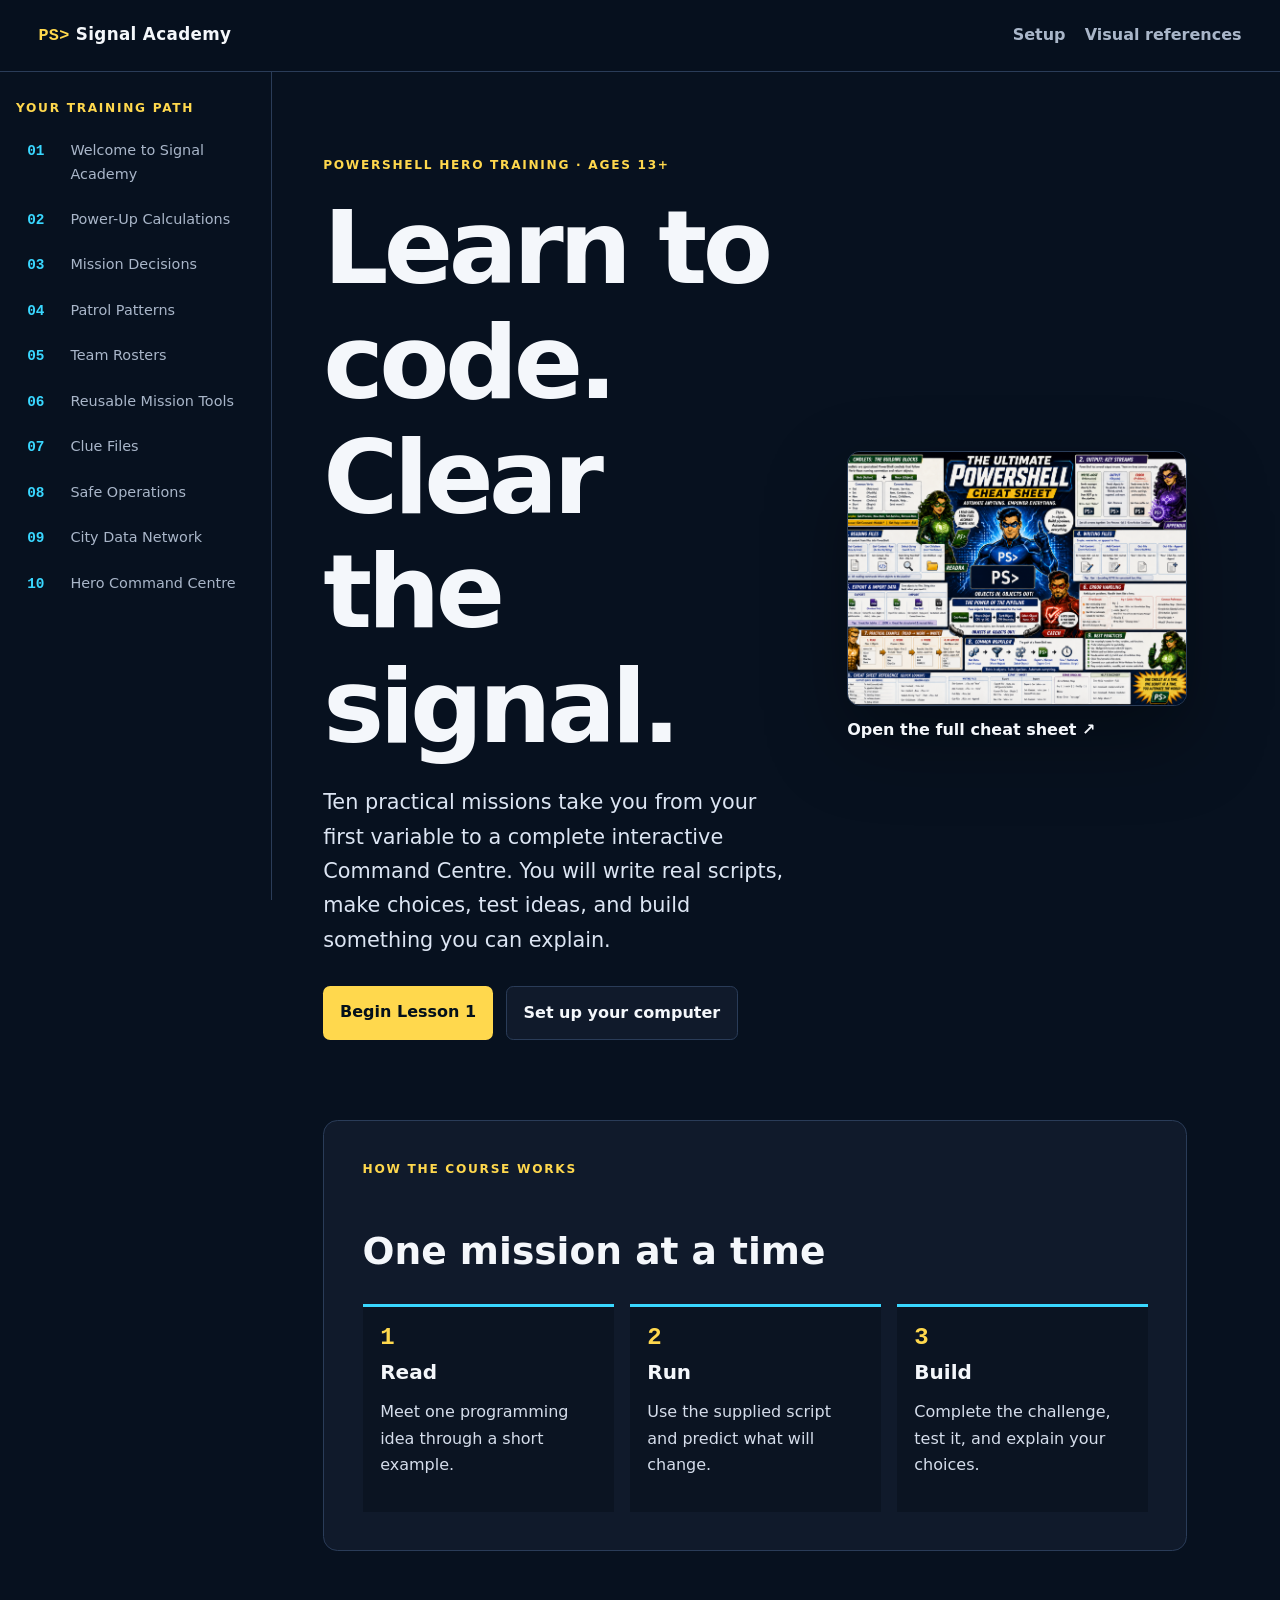
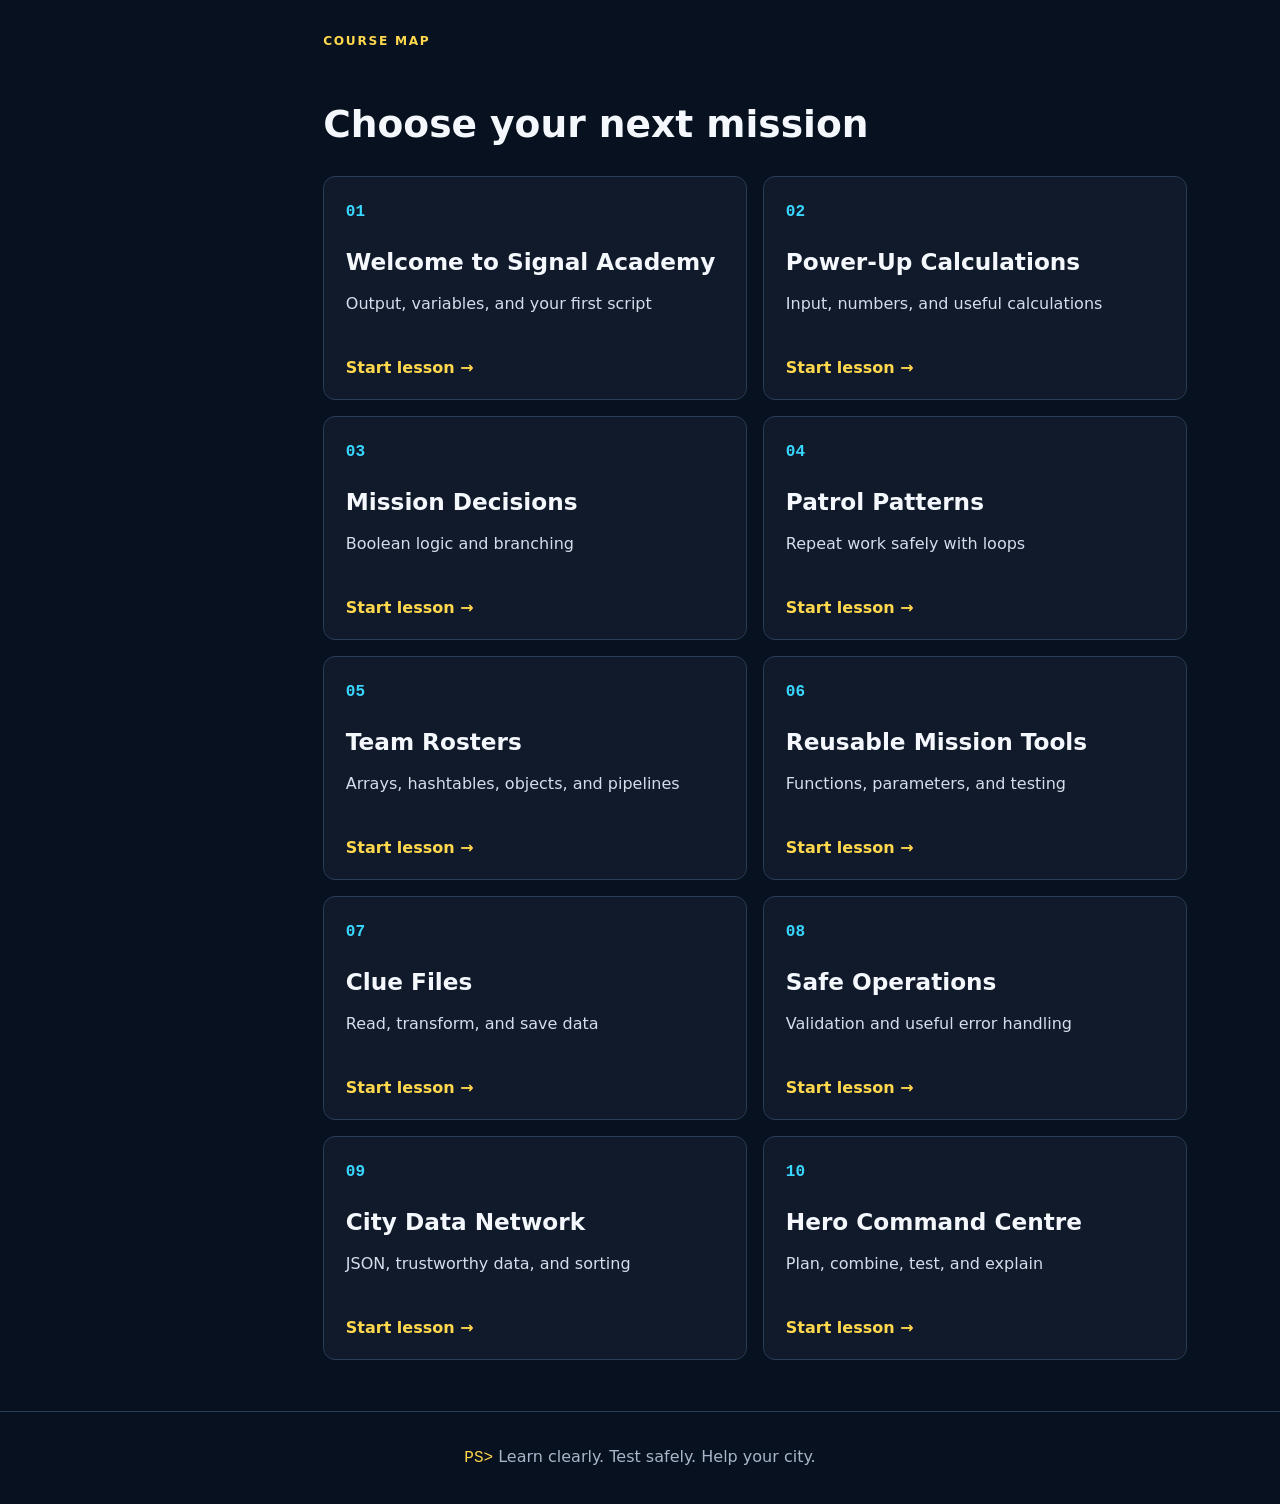
<file: index.html>
﻿<!doctype html>
<html lang="en-NZ">
<head>
  <meta charset="utf-8">
  <meta name="viewport" content="width=device-width, initial-scale=1">
  <meta name="description" content="A student-focused, beginner-friendly PowerShell coding course in ten practical lessons.">
  <title>PowerShell Hero Training | Signal Academy</title>
  <link rel="stylesheet" href="assets/course.css">
</head>
<body>
  <a class="skip-link" href="#lesson-content">Skip to lesson</a>
  <header class="site-header">
    <a class="brand" href="index.html"><span>PS&gt;</span> Signal Academy</a>
    <button class="nav-toggle" type="button" aria-expanded="false" aria-controls="course-nav">Lessons</button>
    <nav class="utility-nav" aria-label="Course links">
      <a href="setup.html">Setup</a>
      <a href="references.html">Visual references</a>
    </nav>
  </header>
  <div class="course-layout">
    <aside class="course-nav" id="course-nav" aria-label="Course lessons">
      <p class="eyebrow">Your training path</p>
      <a href="lessons/01-welcome/index.html"><span>01</span>Welcome to Signal Academy</a>
<a href="lessons/02-calculations/index.html"><span>02</span>Power-Up Calculations</a>
<a href="lessons/03-decisions/index.html"><span>03</span>Mission Decisions</a>
<a href="lessons/04-loops/index.html"><span>04</span>Patrol Patterns</a>
<a href="lessons/05-collections/index.html"><span>05</span>Team Rosters</a>
<a href="lessons/06-functions/index.html"><span>06</span>Reusable Mission Tools</a>
<a href="lessons/07-files/index.html"><span>07</span>Clue Files</a>
<a href="lessons/08-errors/index.html"><span>08</span>Safe Operations</a>
<a href="lessons/09-data/index.html"><span>09</span>City Data Network</a>
<a href="lessons/10-command-centre/index.html"><span>10</span>Hero Command Centre</a>
    </aside>
    <main id="lesson-content" class="content-shell">
      
      <article class="lesson-content">
        <section class="hero">
  <div>
    <p class="eyebrow">PowerShell hero training &middot; Ages 13+</p>
    <h1>Learn to code.<br>Clear the signal.</h1>
    <p class="lede">Ten practical missions take you from your first variable to a complete interactive Command Centre. You will write real scripts, make choices, test ideas, and build something you can explain.</p>
    <div class="hero-actions">
      <a class="button primary" href="lessons/01-welcome/index.html">Begin Lesson 1</a>
      <a class="button secondary" href="setup.html">Set up your computer</a>
    </div>
  </div>
  <a class="hero-reference" href="Images/Final%20images/PowerShell-Cheat-Sheet-A1.png">
    <img src="Images/Final%20images/PowerShell-Cheat-Sheet-A1.png" alt="Signal Academy PowerShell cheat sheet">
    <span>Open the full cheat sheet &nearr;</span>
  </a>
</section>
<section class="start-here" aria-labelledby="start-title">
  <p class="eyebrow">How the course works</p>
  <h2 id="start-title">One mission at a time</h2>
  <div class="steps">
    <div><strong>1</strong><h3>Read</h3><p>Meet one programming idea through a short example.</p></div>
    <div><strong>2</strong><h3>Run</h3><p>Use the supplied script and predict what will change.</p></div>
    <div><strong>3</strong><h3>Build</h3><p>Complete the challenge, test it, and explain your choices.</p></div>
  </div>
</section>
<section aria-labelledby="missions-title">
  <p class="eyebrow">Course map</p>
  <h2 id="missions-title">Choose your next mission</h2>
  <div class="lesson-grid"><a class="lesson-card" href="lessons/01-welcome/index.html">
  <span class="lesson-number">01</span>
  <h2>Welcome to Signal Academy</h2>
  <p>Output, variables, and your first script</p>
  <span class="card-action">Start lesson &rarr;</span>
</a>
<a class="lesson-card" href="lessons/02-calculations/index.html">
  <span class="lesson-number">02</span>
  <h2>Power-Up Calculations</h2>
  <p>Input, numbers, and useful calculations</p>
  <span class="card-action">Start lesson &rarr;</span>
</a>
<a class="lesson-card" href="lessons/03-decisions/index.html">
  <span class="lesson-number">03</span>
  <h2>Mission Decisions</h2>
  <p>Boolean logic and branching</p>
  <span class="card-action">Start lesson &rarr;</span>
</a>
<a class="lesson-card" href="lessons/04-loops/index.html">
  <span class="lesson-number">04</span>
  <h2>Patrol Patterns</h2>
  <p>Repeat work safely with loops</p>
  <span class="card-action">Start lesson &rarr;</span>
</a>
<a class="lesson-card" href="lessons/05-collections/index.html">
  <span class="lesson-number">05</span>
  <h2>Team Rosters</h2>
  <p>Arrays, hashtables, objects, and pipelines</p>
  <span class="card-action">Start lesson &rarr;</span>
</a>
<a class="lesson-card" href="lessons/06-functions/index.html">
  <span class="lesson-number">06</span>
  <h2>Reusable Mission Tools</h2>
  <p>Functions, parameters, and testing</p>
  <span class="card-action">Start lesson &rarr;</span>
</a>
<a class="lesson-card" href="lessons/07-files/index.html">
  <span class="lesson-number">07</span>
  <h2>Clue Files</h2>
  <p>Read, transform, and save data</p>
  <span class="card-action">Start lesson &rarr;</span>
</a>
<a class="lesson-card" href="lessons/08-errors/index.html">
  <span class="lesson-number">08</span>
  <h2>Safe Operations</h2>
  <p>Validation and useful error handling</p>
  <span class="card-action">Start lesson &rarr;</span>
</a>
<a class="lesson-card" href="lessons/09-data/index.html">
  <span class="lesson-number">09</span>
  <h2>City Data Network</h2>
  <p>JSON, trustworthy data, and sorting</p>
  <span class="card-action">Start lesson &rarr;</span>
</a>
<a class="lesson-card" href="lessons/10-command-centre/index.html">
  <span class="lesson-number">10</span>
  <h2>Hero Command Centre</h2>
  <p>Plan, combine, test, and explain</p>
  <span class="card-action">Start lesson &rarr;</span>
</a></div>
</section>
      </article>
    </main>
  </div>
  <footer><span>PS&gt;</span> Learn clearly. Test safely. Help your city.</footer>
  <script src="assets/course.js"></script>
</body>
</html>
</file>
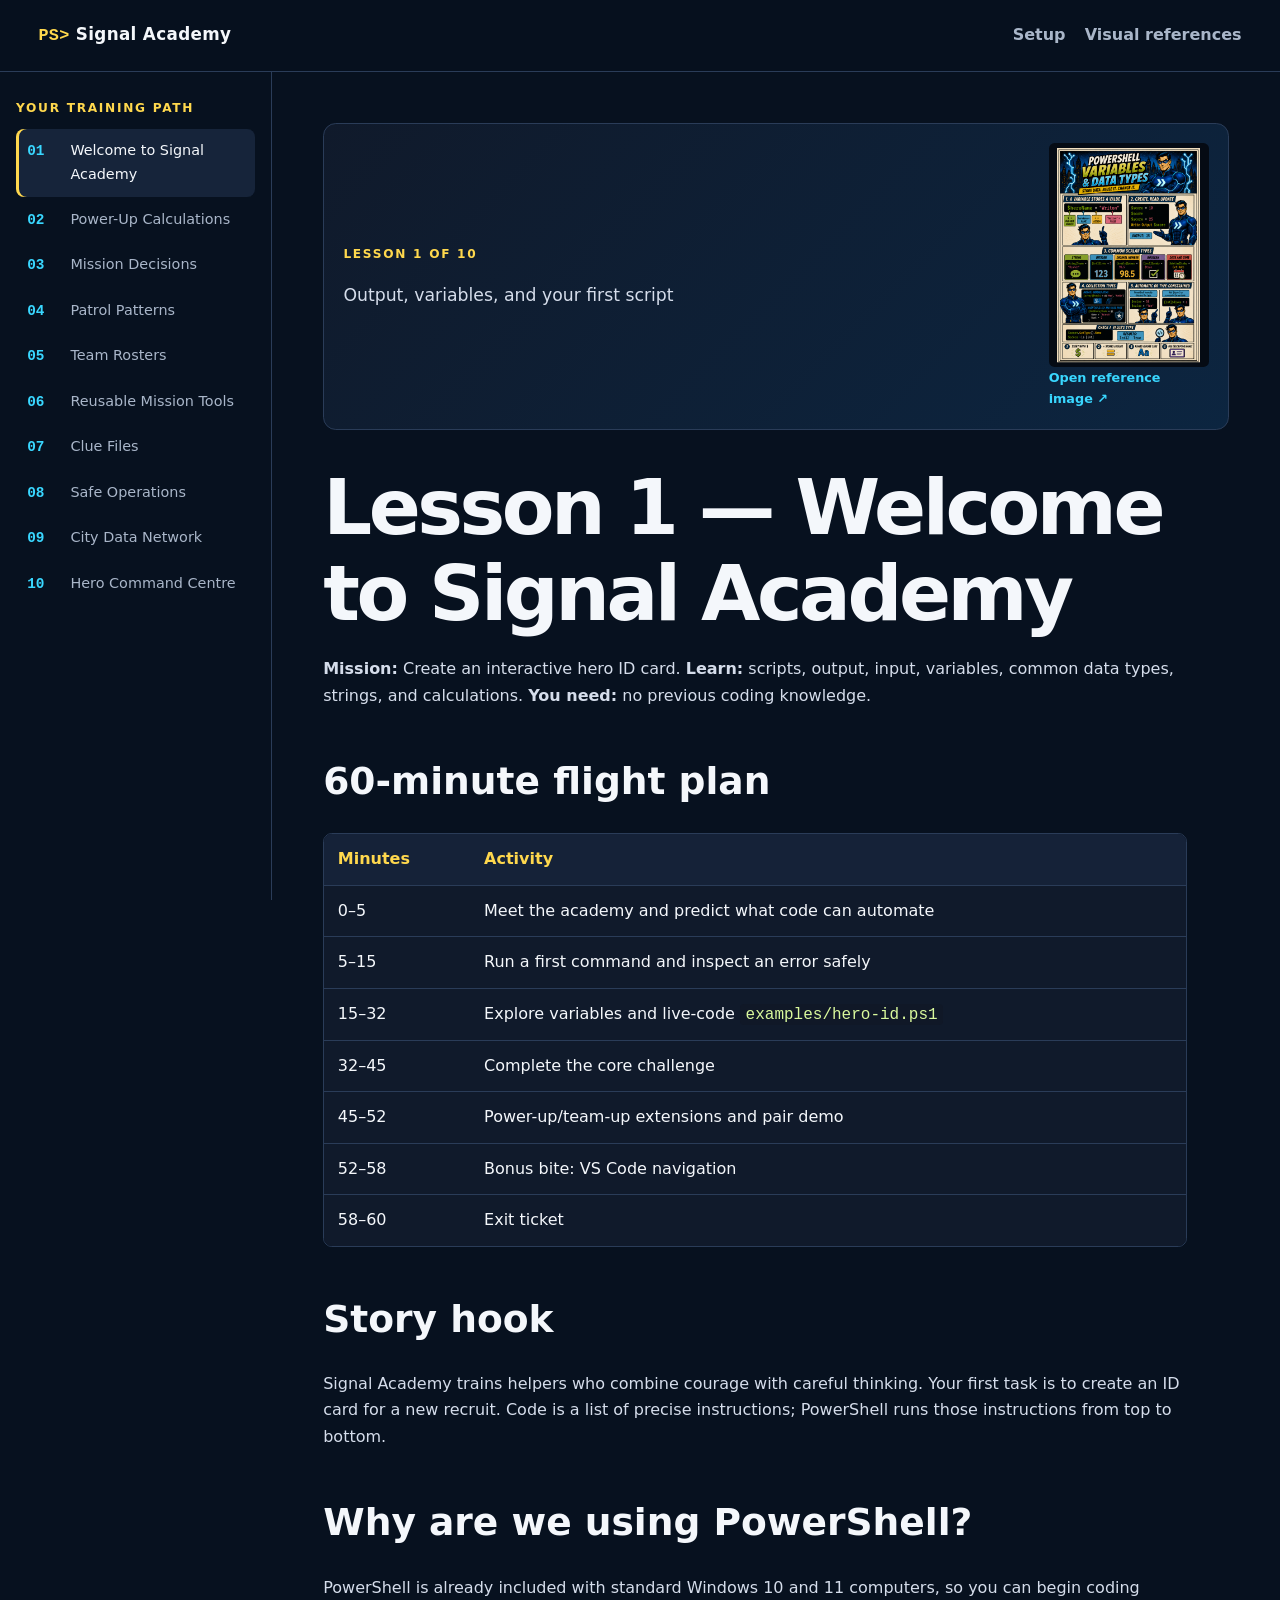
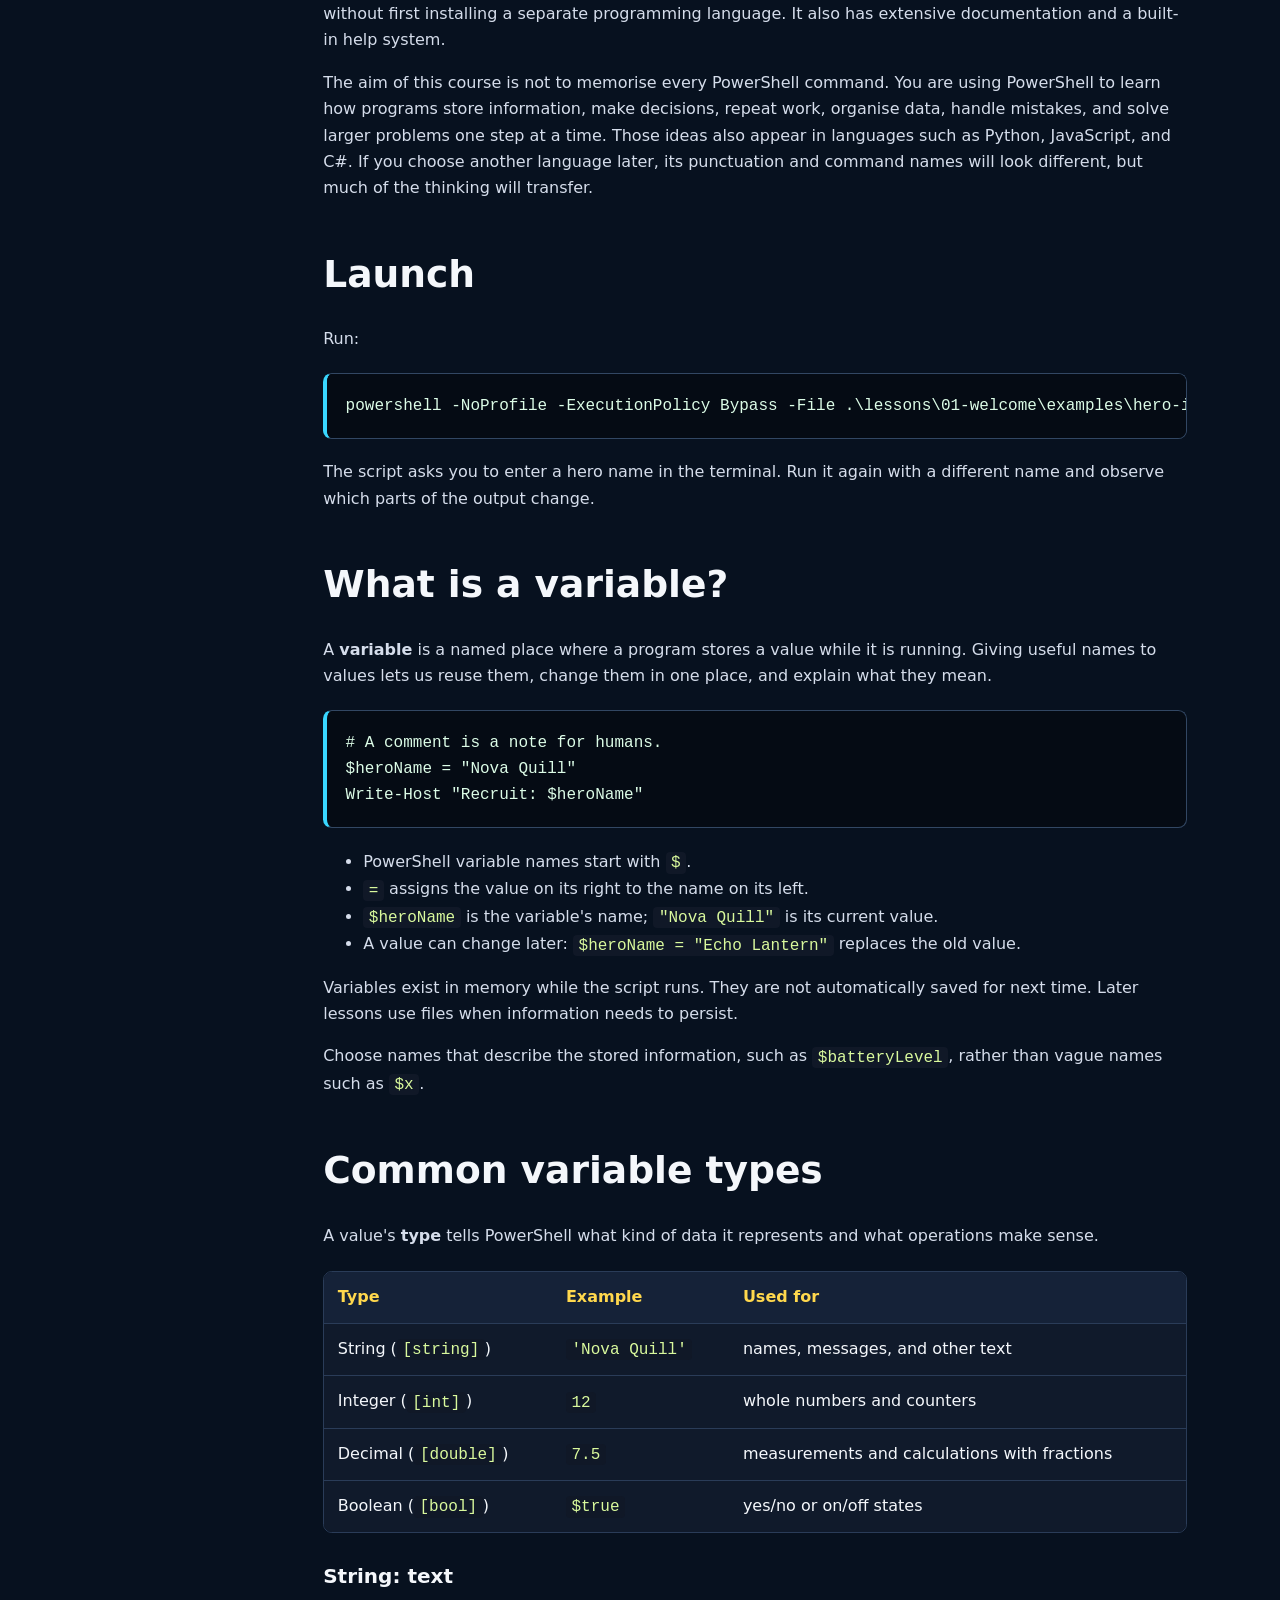
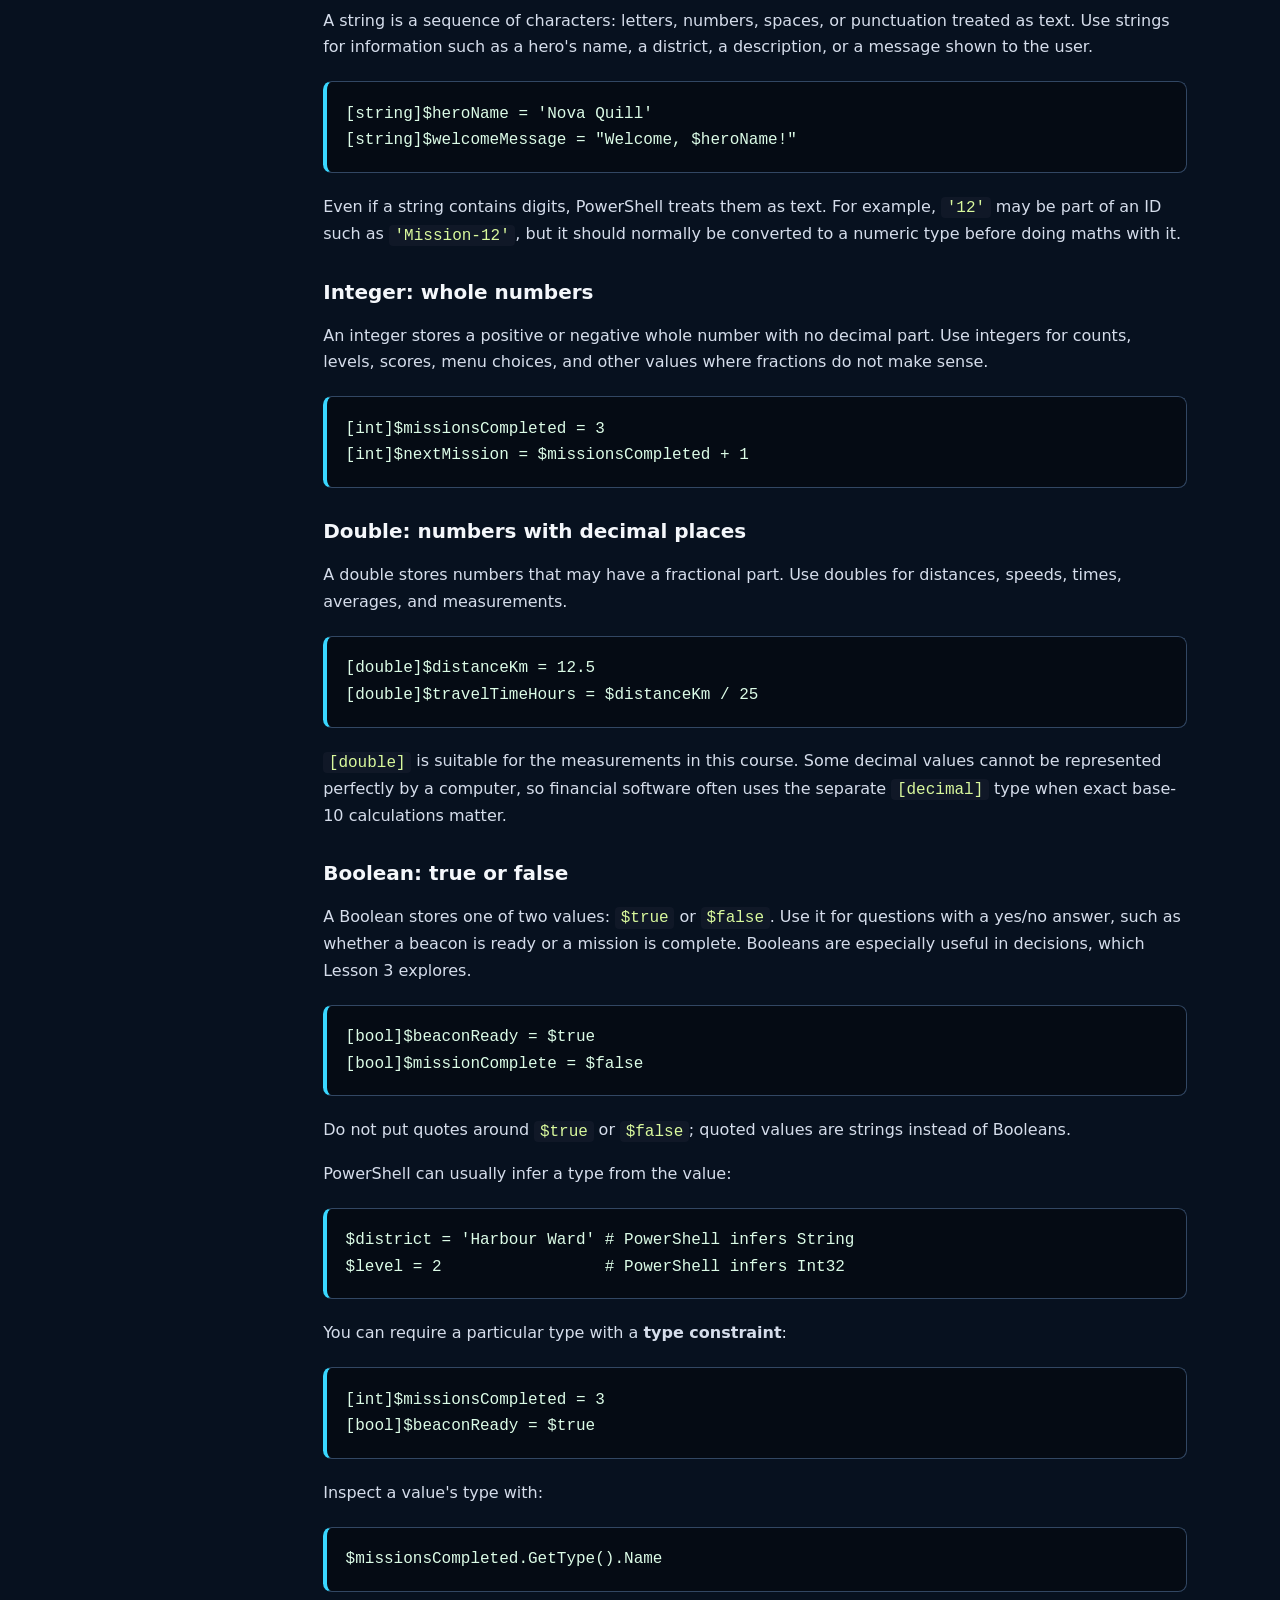
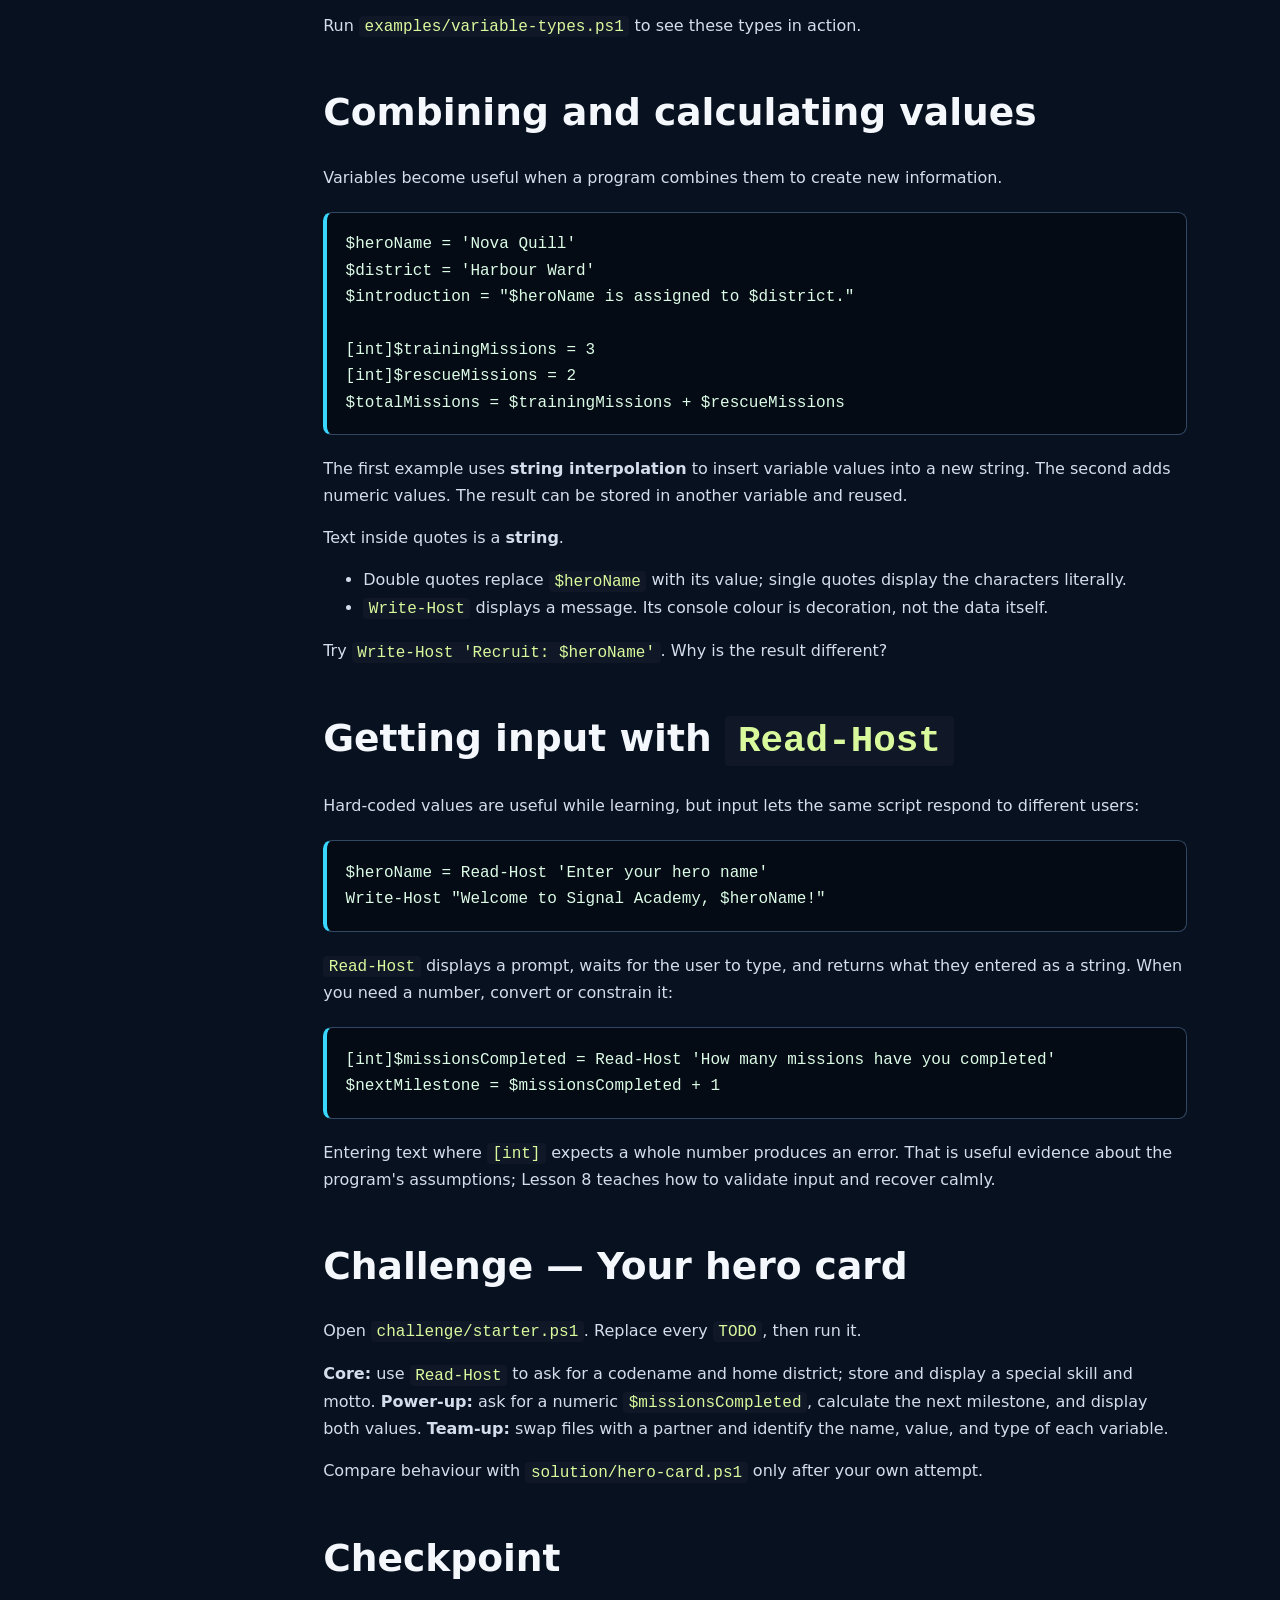
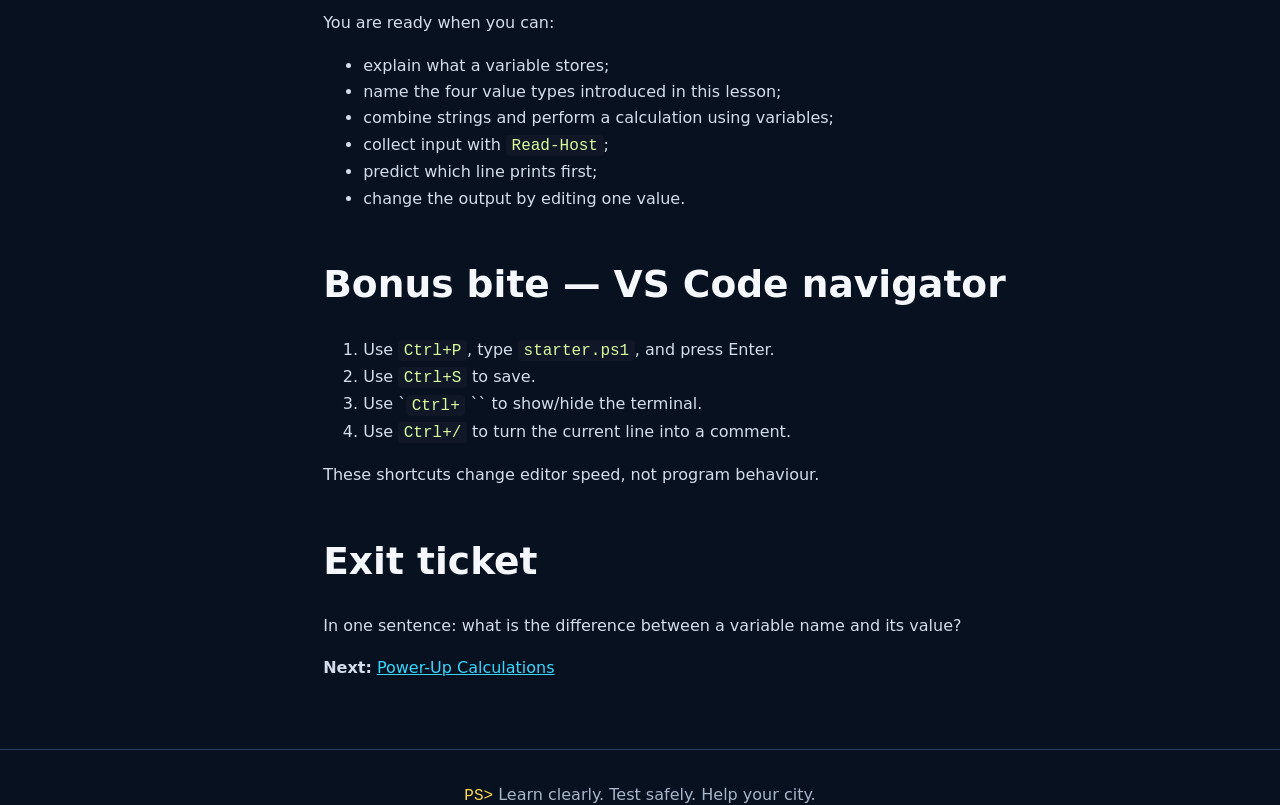
<file: lessons/01-welcome/index.html>
﻿<!doctype html>
<html lang="en-NZ">
<head>
  <meta charset="utf-8">
  <meta name="viewport" content="width=device-width, initial-scale=1">
  <meta name="description" content="Output, variables, and your first script">
  <title>Welcome to Signal Academy | Signal Academy</title>
  <link rel="stylesheet" href="../../assets/course.css">
</head>
<body>
  <a class="skip-link" href="#lesson-content">Skip to lesson</a>
  <header class="site-header">
    <a class="brand" href="../../index.html"><span>PS&gt;</span> Signal Academy</a>
    <button class="nav-toggle" type="button" aria-expanded="false" aria-controls="course-nav">Lessons</button>
    <nav class="utility-nav" aria-label="Course links">
      <a href="../../setup.html">Setup</a>
      <a href="../../references.html">Visual references</a>
    </nav>
  </header>
  <div class="course-layout">
    <aside class="course-nav" id="course-nav" aria-label="Course lessons">
      <p class="eyebrow">Your training path</p>
      <a aria-current="page" class="active" href="../../lessons/01-welcome/index.html"><span>01</span>Welcome to Signal Academy</a>
<a href="../../lessons/02-calculations/index.html"><span>02</span>Power-Up Calculations</a>
<a href="../../lessons/03-decisions/index.html"><span>03</span>Mission Decisions</a>
<a href="../../lessons/04-loops/index.html"><span>04</span>Patrol Patterns</a>
<a href="../../lessons/05-collections/index.html"><span>05</span>Team Rosters</a>
<a href="../../lessons/06-functions/index.html"><span>06</span>Reusable Mission Tools</a>
<a href="../../lessons/07-files/index.html"><span>07</span>Clue Files</a>
<a href="../../lessons/08-errors/index.html"><span>08</span>Safe Operations</a>
<a href="../../lessons/09-data/index.html"><span>09</span>City Data Network</a>
<a href="../../lessons/10-command-centre/index.html"><span>10</span>Hero Command Centre</a>
    </aside>
    <main id="lesson-content" class="content-shell">
      <section class="lesson-banner">
  <div><p class="eyebrow">Lesson 1 of 10</p><p>Output, variables, and your first script</p></div>
  <a href="../../Images/Final%20images/PowerShell-Variables-and-Data-Types.png"><img src="../../Images/Final%20images/PowerShell-Variables-and-Data-Types.png" alt="PowerShell reference for Welcome to Signal Academy"><span>Open reference image &nearr;</span></a>
</section>
      <article class="lesson-content">
        <h1 id="lesson-1-welcome-to-signal-academy">Lesson 1 — Welcome to Signal Academy</h1>
<p><strong>Mission:</strong> Create an interactive hero ID card. <strong>Learn:</strong> scripts, output, input, variables, common data types, strings, and calculations. <strong>You need:</strong> no previous coding knowledge.</p>
<h2 id="60-minute-flight-plan">60-minute flight plan</h2>
<div class="table-wrap"><table><thead><tr>
<th>Minutes</th>
<th>Activity</th>
</tr></thead><tbody>
<tr>
<td>0–5</td>
<td>Meet the academy and predict what code can automate</td>
</tr>
<tr>
<td>5–15</td>
<td>Run a first command and inspect an error safely</td>
</tr>
<tr>
<td>15–32</td>
<td>Explore variables and live-code <code>examples/hero-id.ps1</code></td>
</tr>
<tr>
<td>32–45</td>
<td>Complete the core challenge</td>
</tr>
<tr>
<td>45–52</td>
<td>Power-up/team-up extensions and pair demo</td>
</tr>
<tr>
<td>52–58</td>
<td>Bonus bite: VS Code navigation</td>
</tr>
<tr>
<td>58–60</td>
<td>Exit ticket</td>
</tr>
</tbody></table></div>
<h2 id="story-hook">Story hook</h2>
<p>Signal Academy trains helpers who combine courage with careful thinking. Your first task is to create an ID card for a new recruit. Code is a list of precise instructions; PowerShell runs those instructions from top to bottom.</p>
<h2 id="why-are-we-using-powershell">Why are we using PowerShell?</h2>
<p>PowerShell is already included with standard Windows 10 and 11 computers, so you can begin coding without first installing a separate programming language. It also has extensive documentation and a built-in help system.</p>
<p>The aim of this course is not to memorise every PowerShell command. You are using PowerShell to learn how programs store information, make decisions, repeat work, organise data, handle mistakes, and solve larger problems one step at a time. Those ideas also appear in languages such as Python, JavaScript, and C#. If you choose another language later, its punctuation and command names will look different, but much of the thinking will transfer.</p>
<h2 id="launch">Launch</h2>
<p>Run:</p>
<pre><code class="language-powershell">powershell -NoProfile -ExecutionPolicy Bypass -File .\lessons\01-welcome\examples\hero-id.ps1</code></pre>
<p>The script asks you to enter a hero name in the terminal. Run it again with a different name and observe which parts of the output change.</p>
<h2 id="what-is-a-variable">What is a variable?</h2>
<p>A <strong>variable</strong> is a named place where a program stores a value while it is running. Giving useful names to values lets us reuse them, change them in one place, and explain what they mean.</p>
<pre><code class="language-powershell"># A comment is a note for humans.
$heroName = &quot;Nova Quill&quot;
Write-Host &quot;Recruit: $heroName&quot;</code></pre>
<ul>
<li>PowerShell variable names start with <code>$</code>.</li>
<li><code>=</code> assigns the value on its right to the name on its left.</li>
<li><code>$heroName</code> is the variable&#39;s name; <code>&quot;Nova Quill&quot;</code> is its current value.</li>
<li>A value can change later: <code>$heroName = &quot;Echo Lantern&quot;</code> replaces the old value.</li>
</ul>
<p>Variables exist in memory while the script runs. They are not automatically saved for next time. Later lessons use files when information needs to persist.</p>
<p>Choose names that describe the stored information, such as <code>$batteryLevel</code>, rather than vague names such as <code>$x</code>.</p>
<h2 id="common-variable-types">Common variable types</h2>
<p>A value&#39;s <strong>type</strong> tells PowerShell what kind of data it represents and what operations make sense.</p>
<div class="table-wrap"><table><thead><tr>
<th>Type</th>
<th>Example</th>
<th>Used for</th>
</tr></thead><tbody>
<tr>
<td>String (<code>[string]</code>)</td>
<td><code>&#39;Nova Quill&#39;</code></td>
<td>names, messages, and other text</td>
</tr>
<tr>
<td>Integer (<code>[int]</code>)</td>
<td><code>12</code></td>
<td>whole numbers and counters</td>
</tr>
<tr>
<td>Decimal (<code>[double]</code>)</td>
<td><code>7.5</code></td>
<td>measurements and calculations with fractions</td>
</tr>
<tr>
<td>Boolean (<code>[bool]</code>)</td>
<td><code>$true</code></td>
<td>yes/no or on/off states</td>
</tr>
</tbody></table></div>
<h3 id="string-text">String: text</h3>
<p>A string is a sequence of characters: letters, numbers, spaces, or punctuation treated as text. Use strings for information such as a hero&#39;s name, a district, a description, or a message shown to the user.</p>
<pre><code class="language-powershell">[string]$heroName = &#39;Nova Quill&#39;
[string]$welcomeMessage = &quot;Welcome, $heroName!&quot;</code></pre>
<p>Even if a string contains digits, PowerShell treats them as text. For example, <code>&#39;12&#39;</code> may be part of an ID such as <code>&#39;Mission-12&#39;</code>, but it should normally be converted to a numeric type before doing maths with it.</p>
<h3 id="integer-whole-numbers">Integer: whole numbers</h3>
<p>An integer stores a positive or negative whole number with no decimal part. Use integers for counts, levels, scores, menu choices, and other values where fractions do not make sense.</p>
<pre><code class="language-powershell">[int]$missionsCompleted = 3
[int]$nextMission = $missionsCompleted + 1</code></pre>
<h3 id="double-numbers-with-decimal-places">Double: numbers with decimal places</h3>
<p>A double stores numbers that may have a fractional part. Use doubles for distances, speeds, times, averages, and measurements.</p>
<pre><code class="language-powershell">[double]$distanceKm = 12.5
[double]$travelTimeHours = $distanceKm / 25</code></pre>
<p><code>[double]</code> is suitable for the measurements in this course. Some decimal values cannot be represented perfectly by a computer, so financial software often uses the separate <code>[decimal]</code> type when exact base-10 calculations matter.</p>
<h3 id="boolean-true-or-false">Boolean: true or false</h3>
<p>A Boolean stores one of two values: <code>$true</code> or <code>$false</code>. Use it for questions with a yes/no answer, such as whether a beacon is ready or a mission is complete. Booleans are especially useful in decisions, which Lesson 3 explores.</p>
<pre><code class="language-powershell">[bool]$beaconReady = $true
[bool]$missionComplete = $false</code></pre>
<p>Do not put quotes around <code>$true</code> or <code>$false</code>; quoted values are strings instead of Booleans.</p>
<p>PowerShell can usually infer a type from the value:</p>
<pre><code class="language-powershell">$district = &#39;Harbour Ward&#39; # PowerShell infers String
$level = 2                 # PowerShell infers Int32</code></pre>
<p>You can require a particular type with a <strong>type constraint</strong>:</p>
<pre><code class="language-powershell">[int]$missionsCompleted = 3
[bool]$beaconReady = $true</code></pre>
<p>Inspect a value&#39;s type with:</p>
<pre><code class="language-powershell">$missionsCompleted.GetType().Name</code></pre>
<p>Run <code>examples/variable-types.ps1</code> to see these types in action.</p>
<h2 id="combining-and-calculating-values">Combining and calculating values</h2>
<p>Variables become useful when a program combines them to create new information.</p>
<pre><code class="language-powershell">$heroName = &#39;Nova Quill&#39;
$district = &#39;Harbour Ward&#39;
$introduction = &quot;$heroName is assigned to $district.&quot;

[int]$trainingMissions = 3
[int]$rescueMissions = 2
$totalMissions = $trainingMissions + $rescueMissions</code></pre>
<p>The first example uses <strong>string interpolation</strong> to insert variable values into a new string. The second adds numeric values. The result can be stored in another variable and reused.</p>
<p>Text inside quotes is a <strong>string</strong>.</p>
<ul>
<li>Double quotes replace <code>$heroName</code> with its value; single quotes display the characters literally.</li>
<li><code>Write-Host</code> displays a message. Its console colour is decoration, not the data itself.</li>
</ul>
<p>Try <code>Write-Host &#39;Recruit: $heroName&#39;</code>. Why is the result different?</p>
<h2 id="getting-input-with-read-host">Getting input with <code>Read-Host</code></h2>
<p>Hard-coded values are useful while learning, but input lets the same script respond to different users:</p>
<pre><code class="language-powershell">$heroName = Read-Host &#39;Enter your hero name&#39;
Write-Host &quot;Welcome to Signal Academy, $heroName!&quot;</code></pre>
<p><code>Read-Host</code> displays a prompt, waits for the user to type, and returns what they entered as a string. When you need a number, convert or constrain it:</p>
<pre><code class="language-powershell">[int]$missionsCompleted = Read-Host &#39;How many missions have you completed&#39;
$nextMilestone = $missionsCompleted + 1</code></pre>
<p>Entering text where <code>[int]</code> expects a whole number produces an error. That is useful evidence about the program&#39;s assumptions; Lesson 8 teaches how to validate input and recover calmly.</p>
<h2 id="challenge-your-hero-card">Challenge — Your hero card</h2>
<p>Open <code>challenge/starter.ps1</code>. Replace every <code>TODO</code>, then run it.</p>
<p><strong>Core:</strong> use <code>Read-Host</code> to ask for a codename and home district; store and display a special skill and motto. <strong>Power-up:</strong> ask for a numeric <code>$missionsCompleted</code>, calculate the next milestone, and display both values. <strong>Team-up:</strong> swap files with a partner and identify the name, value, and type of each variable.</p>
<p>Compare behaviour with <code>solution/hero-card.ps1</code> only after your own attempt.</p>
<h2 id="checkpoint">Checkpoint</h2>
<p>You are ready when you can:</p>
<ul>
<li>explain what a variable stores;</li>
<li>name the four value types introduced in this lesson;</li>
<li>combine strings and perform a calculation using variables;</li>
<li>collect input with <code>Read-Host</code>;</li>
<li>predict which line prints first;</li>
<li>change the output by editing one value.</li>
</ul>
<h2 id="bonus-bite-vs-code-navigator">Bonus bite — VS Code navigator</h2>
<ol>
<li>Use <code>Ctrl+P</code>, type <code>starter.ps1</code>, and press Enter.</li>
<li>Use <code>Ctrl+S</code> to save.</li>
<li>Use `<code>Ctrl+</code> `` to show/hide the terminal.</li>
<li>Use <code>Ctrl+/</code> to turn the current line into a comment.</li>
</ol>
<p>These shortcuts change editor speed, not program behaviour.</p>
<h2 id="exit-ticket">Exit ticket</h2>
<p>In one sentence: what is the difference between a variable name and its value?</p>
<p><strong>Next:</strong> <a href="../02-calculations/index.html">Power-Up Calculations</a></p>
      </article>
    </main>
  </div>
  <footer><span>PS&gt;</span> Learn clearly. Test safely. Help your city.</footer>
  <script src="../../assets/course.js"></script>
</body>
</html>
</file>
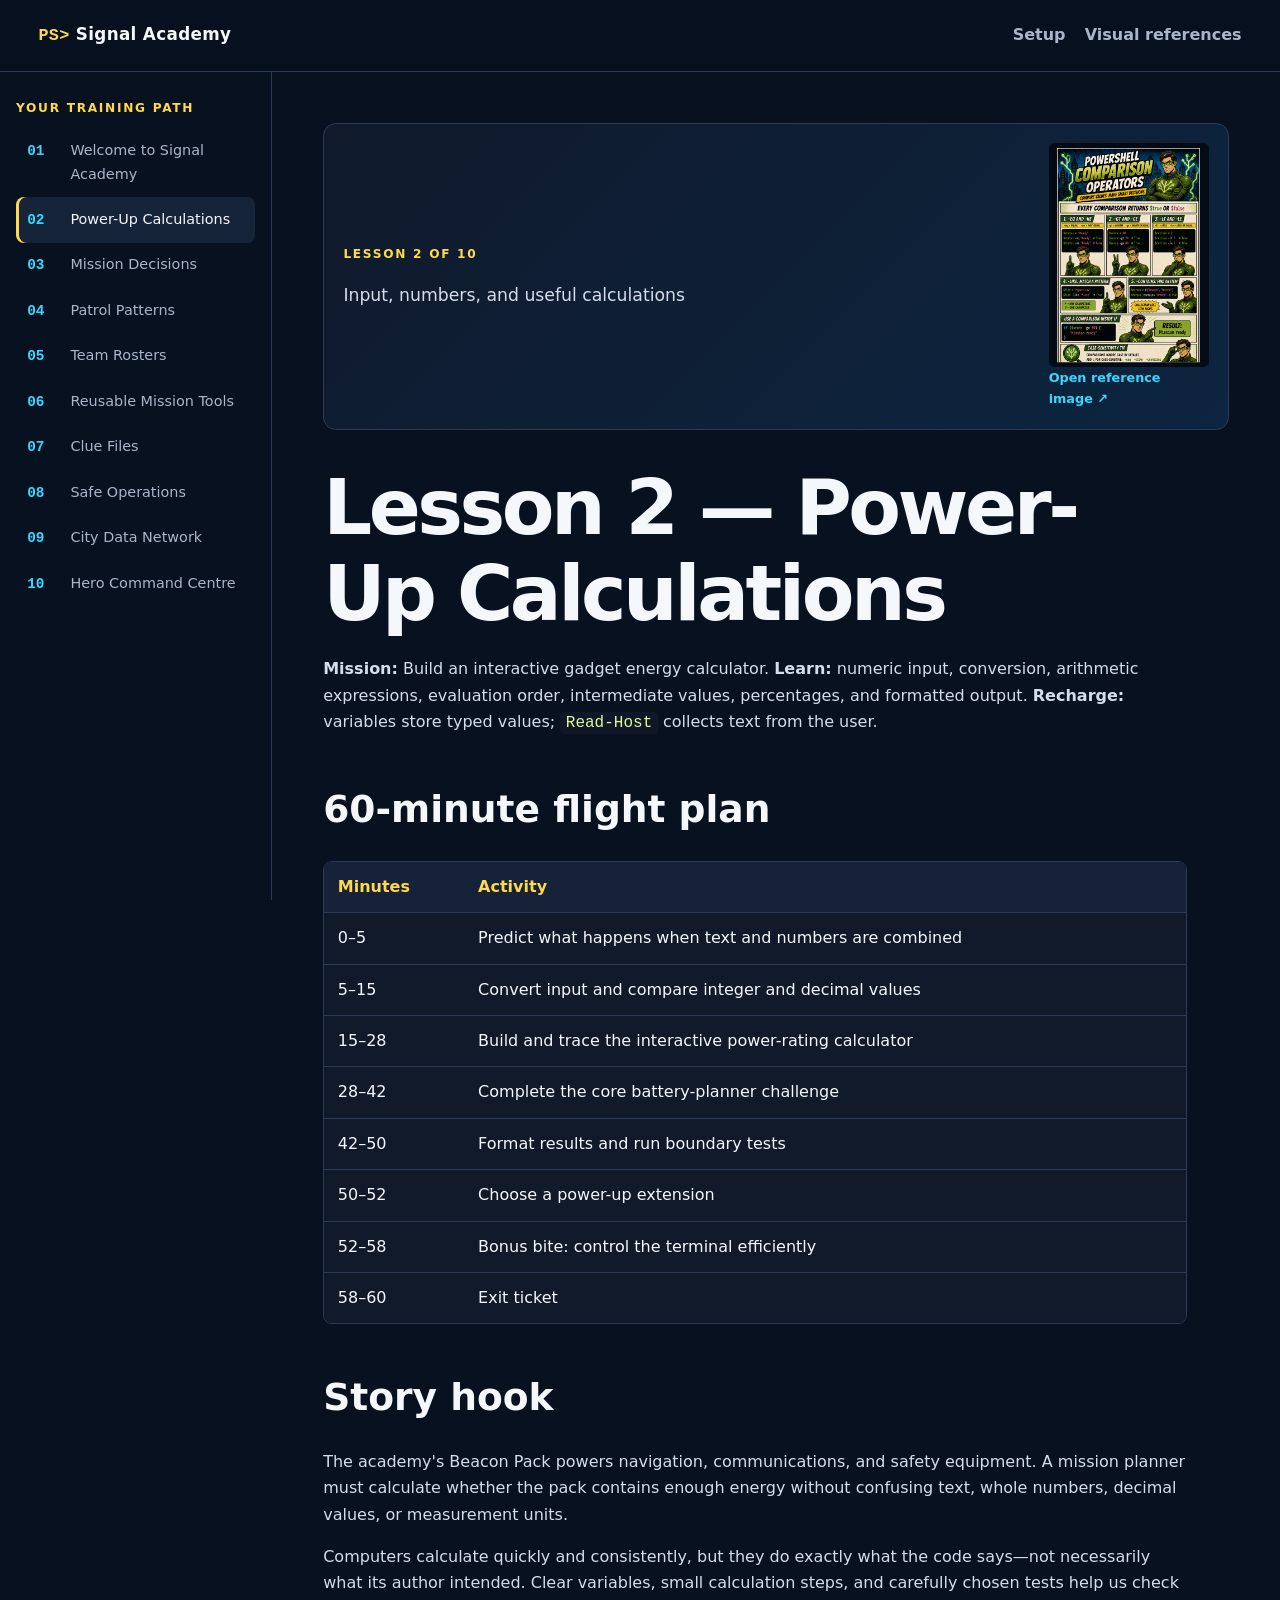
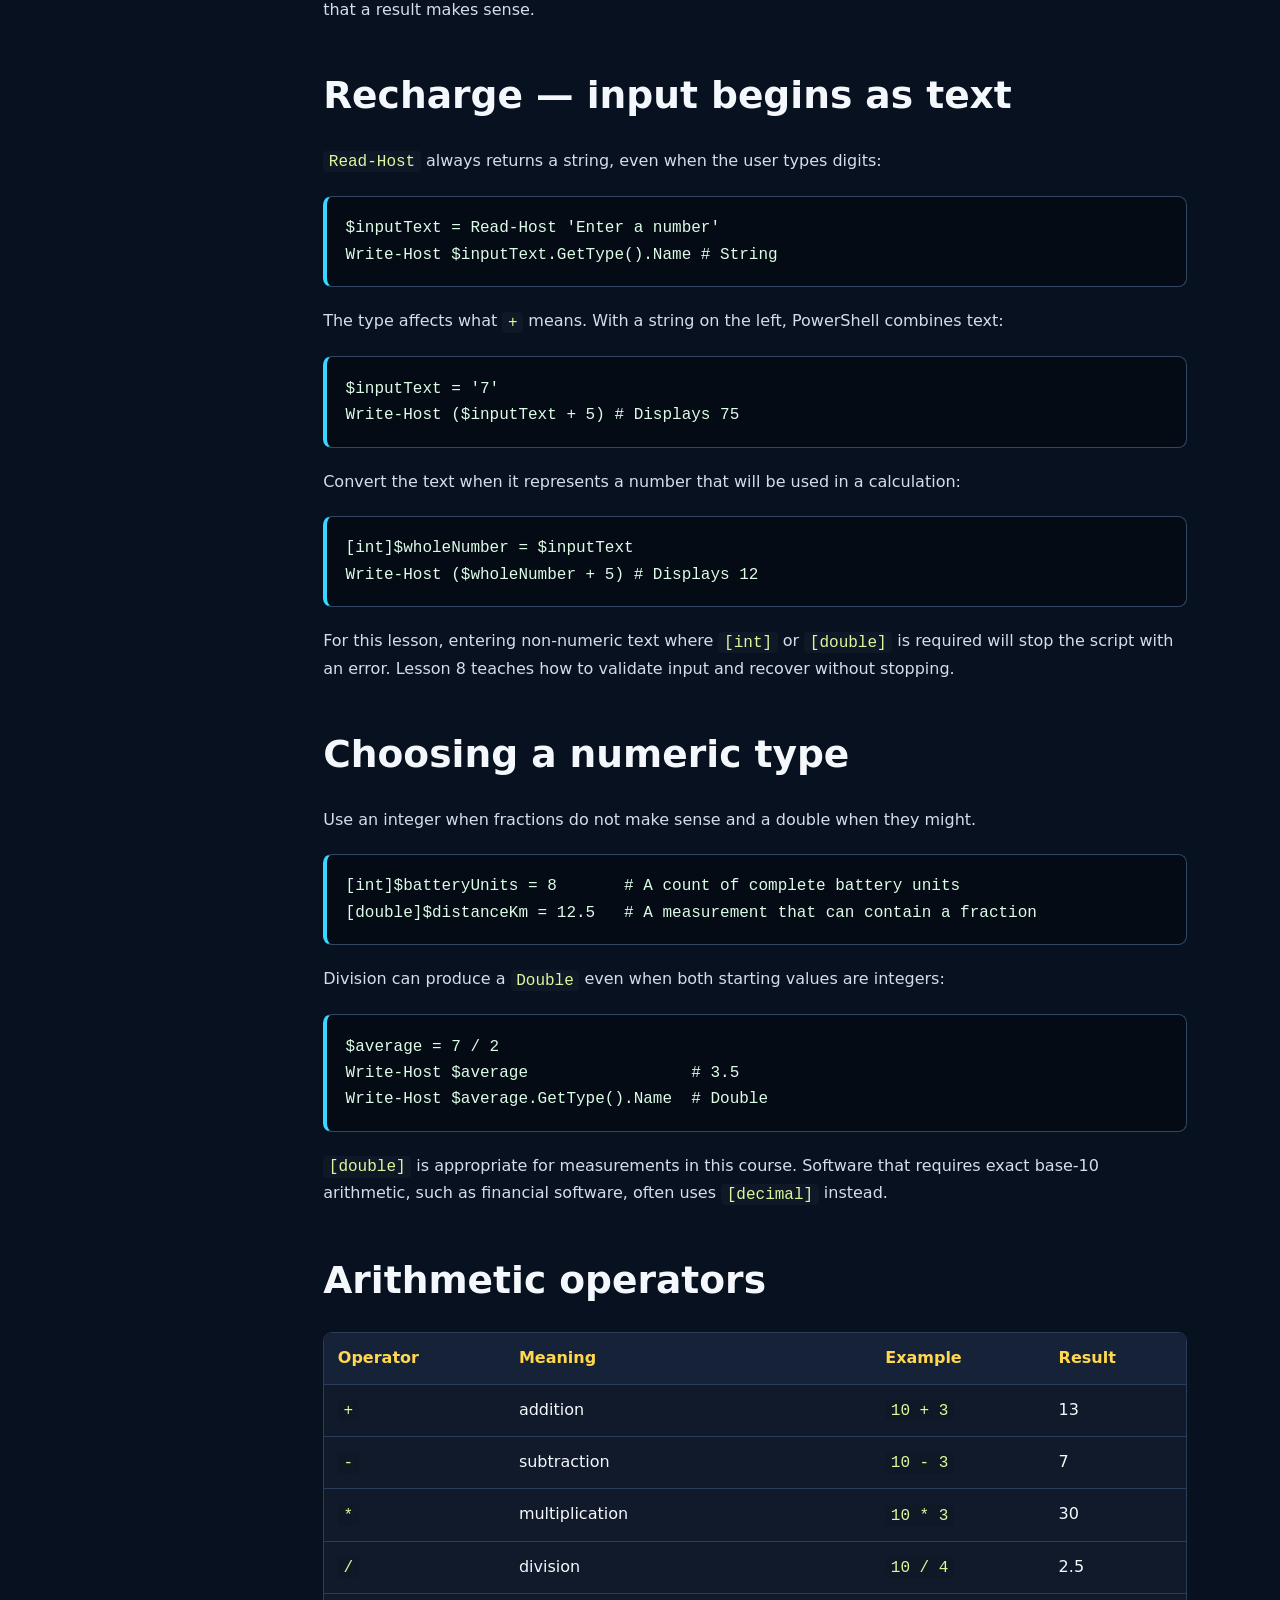
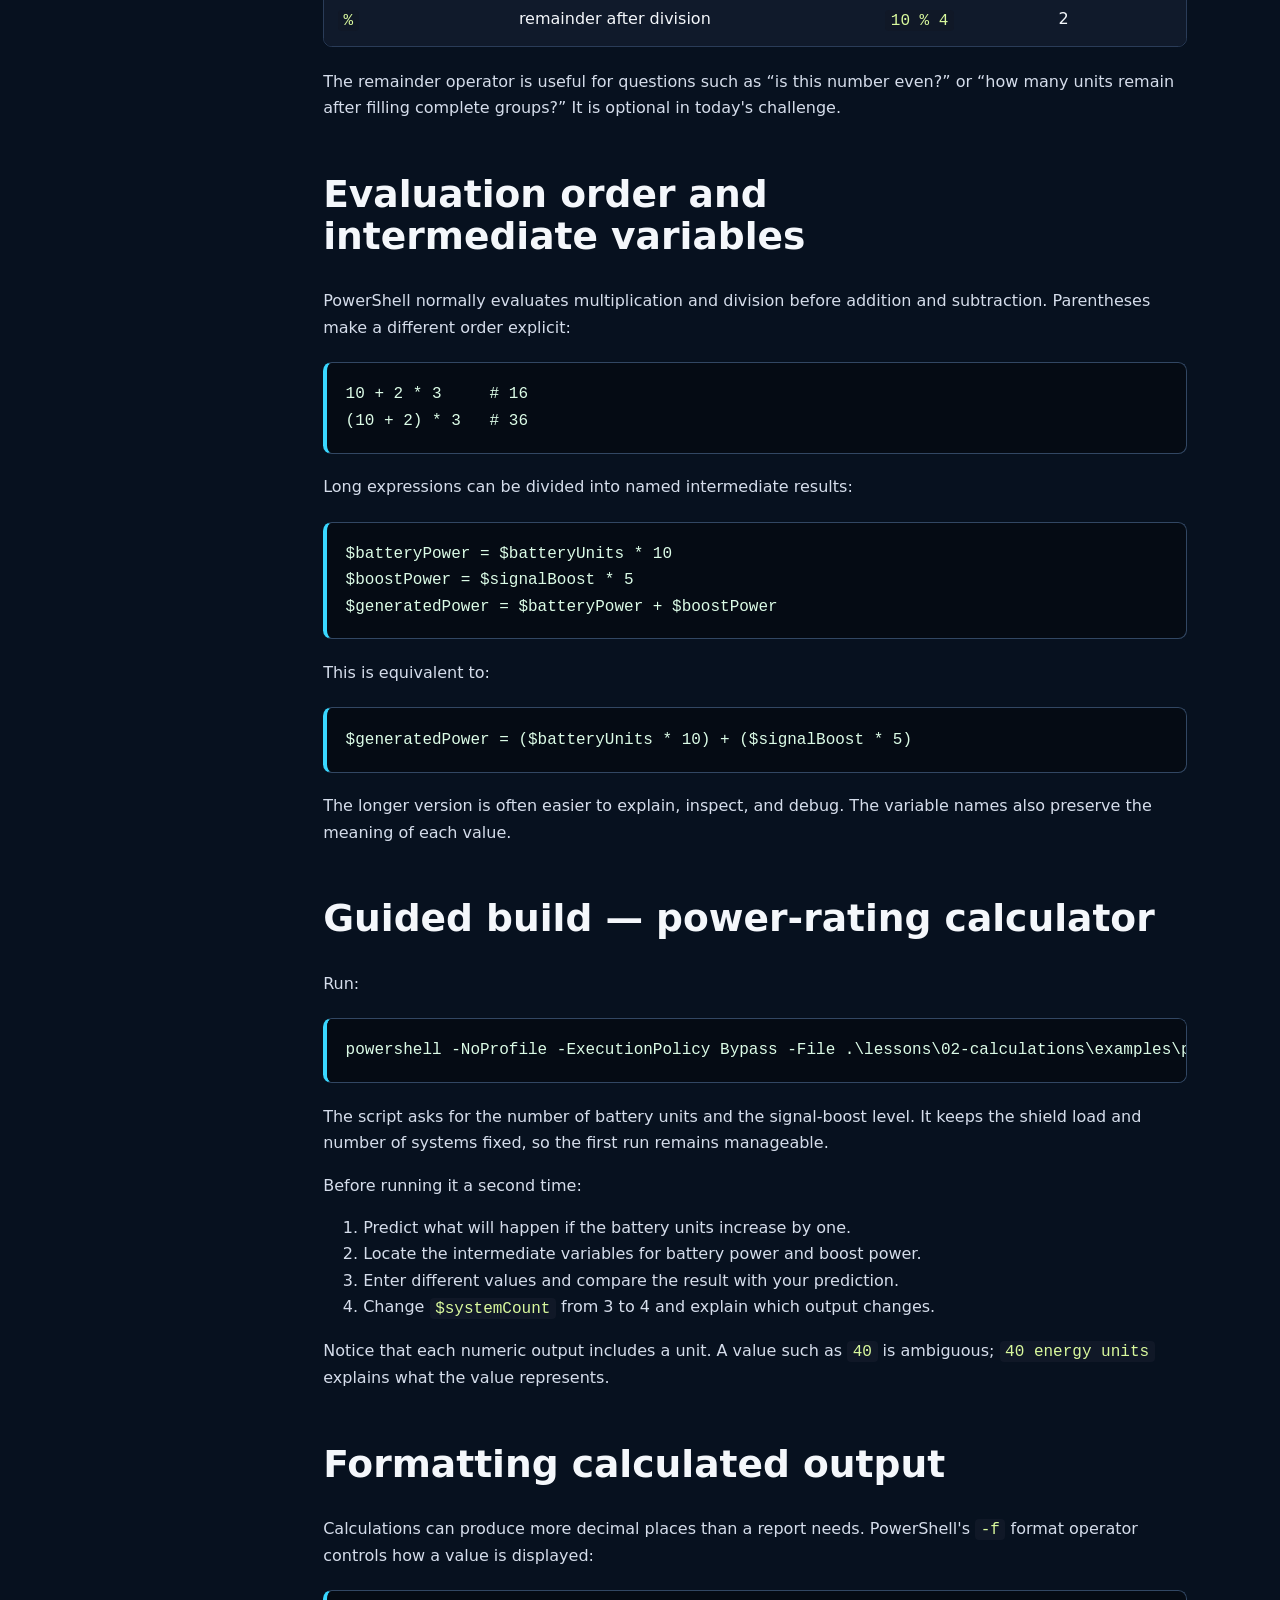
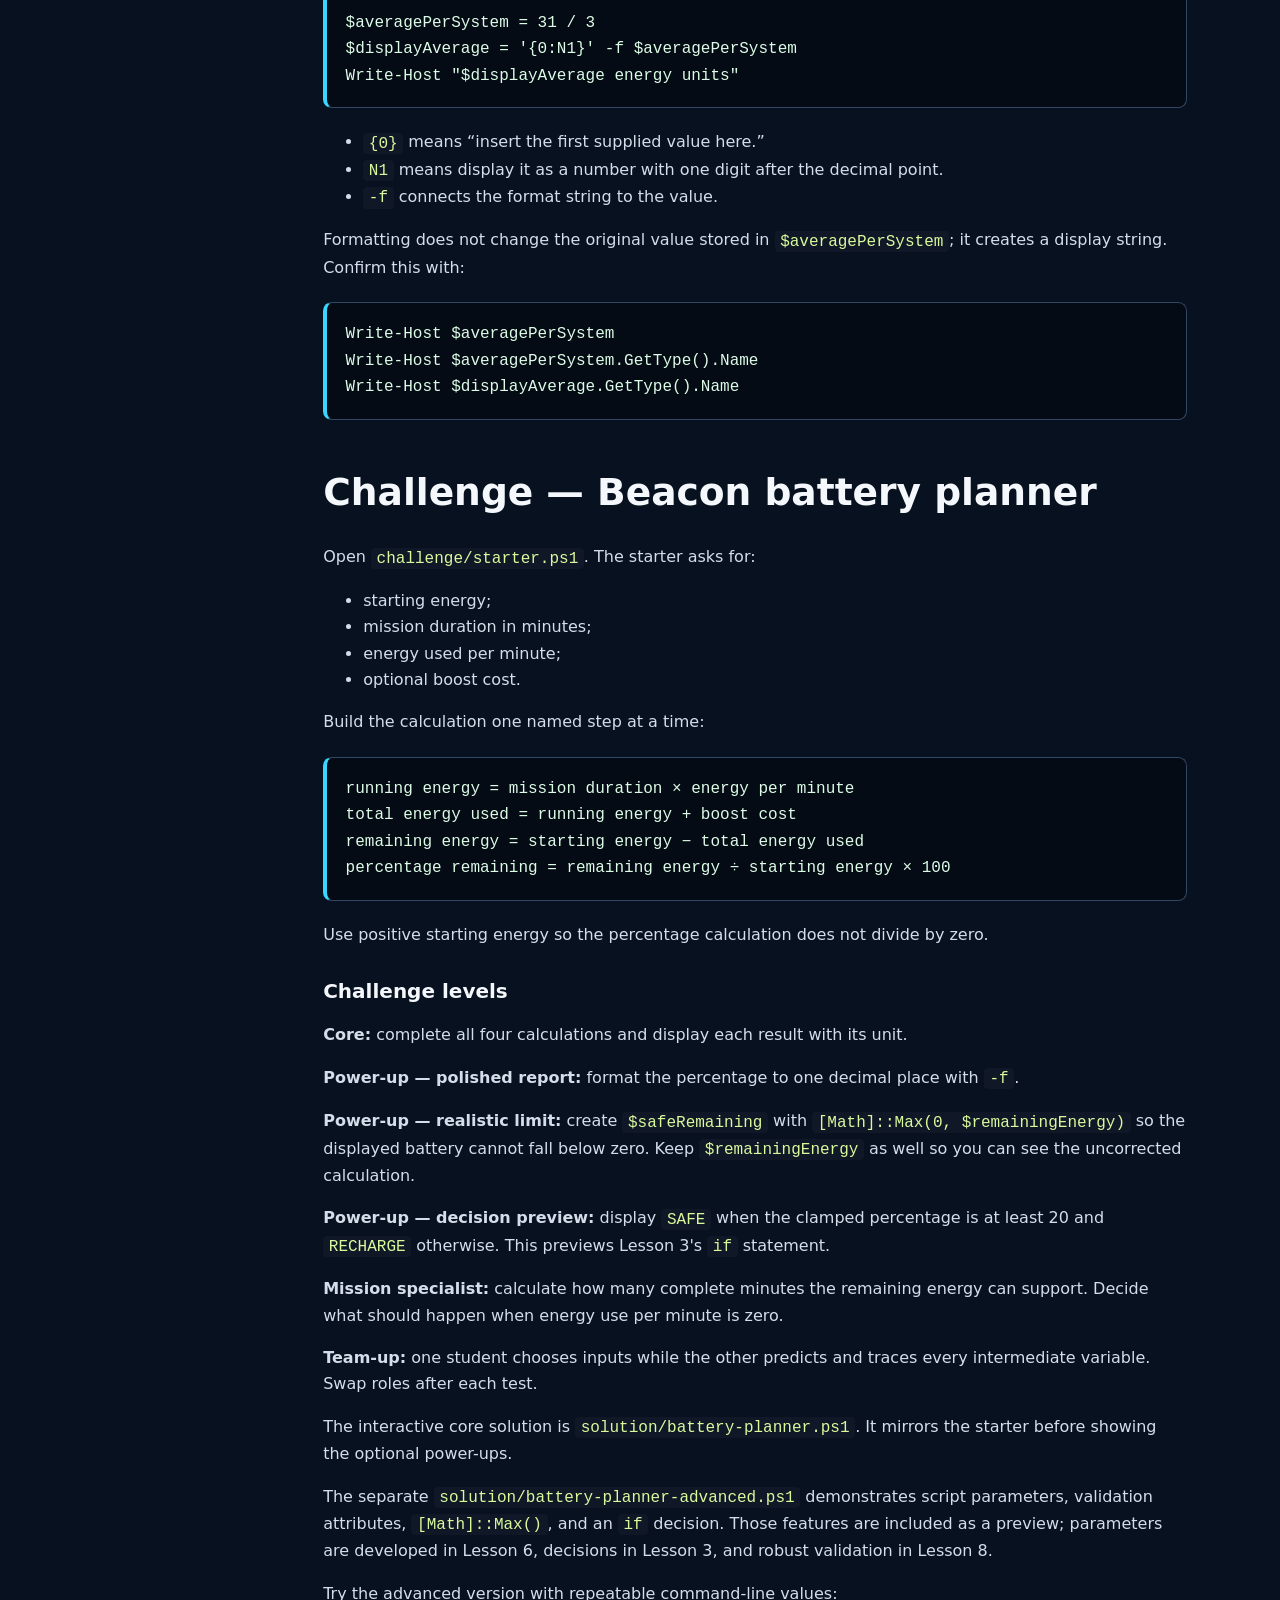
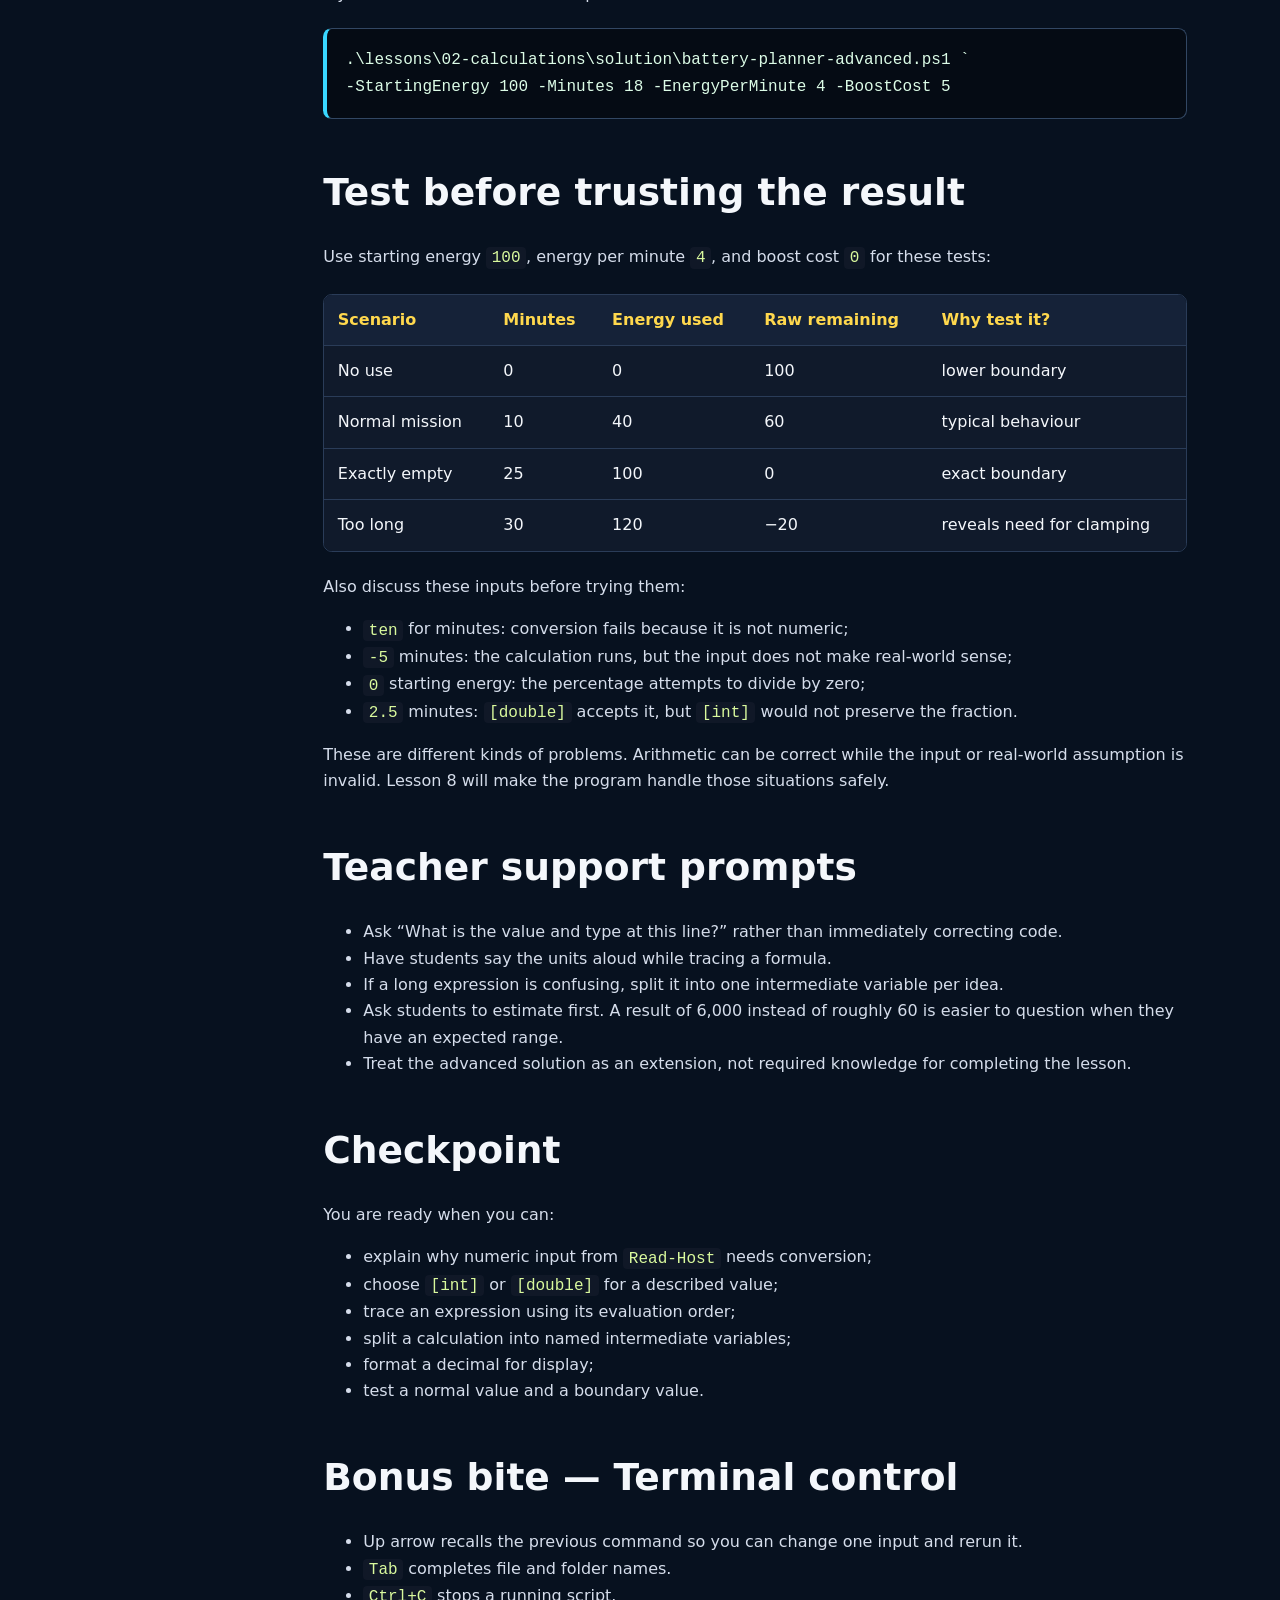
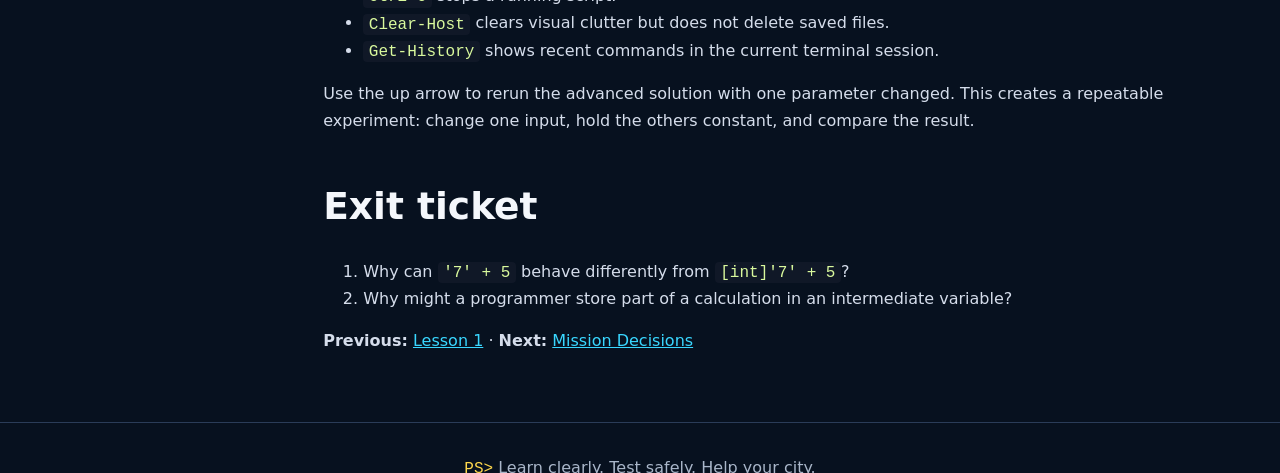
<file: lessons/02-calculations/index.html>
﻿<!doctype html>
<html lang="en-NZ">
<head>
  <meta charset="utf-8">
  <meta name="viewport" content="width=device-width, initial-scale=1">
  <meta name="description" content="Input, numbers, and useful calculations">
  <title>Power-Up Calculations | Signal Academy</title>
  <link rel="stylesheet" href="../../assets/course.css">
</head>
<body>
  <a class="skip-link" href="#lesson-content">Skip to lesson</a>
  <header class="site-header">
    <a class="brand" href="../../index.html"><span>PS&gt;</span> Signal Academy</a>
    <button class="nav-toggle" type="button" aria-expanded="false" aria-controls="course-nav">Lessons</button>
    <nav class="utility-nav" aria-label="Course links">
      <a href="../../setup.html">Setup</a>
      <a href="../../references.html">Visual references</a>
    </nav>
  </header>
  <div class="course-layout">
    <aside class="course-nav" id="course-nav" aria-label="Course lessons">
      <p class="eyebrow">Your training path</p>
      <a href="../../lessons/01-welcome/index.html"><span>01</span>Welcome to Signal Academy</a>
<a aria-current="page" class="active" href="../../lessons/02-calculations/index.html"><span>02</span>Power-Up Calculations</a>
<a href="../../lessons/03-decisions/index.html"><span>03</span>Mission Decisions</a>
<a href="../../lessons/04-loops/index.html"><span>04</span>Patrol Patterns</a>
<a href="../../lessons/05-collections/index.html"><span>05</span>Team Rosters</a>
<a href="../../lessons/06-functions/index.html"><span>06</span>Reusable Mission Tools</a>
<a href="../../lessons/07-files/index.html"><span>07</span>Clue Files</a>
<a href="../../lessons/08-errors/index.html"><span>08</span>Safe Operations</a>
<a href="../../lessons/09-data/index.html"><span>09</span>City Data Network</a>
<a href="../../lessons/10-command-centre/index.html"><span>10</span>Hero Command Centre</a>
    </aside>
    <main id="lesson-content" class="content-shell">
      <section class="lesson-banner">
  <div><p class="eyebrow">Lesson 2 of 10</p><p>Input, numbers, and useful calculations</p></div>
  <a href="../../Images/Final%20images/PowerShell-Comparison-Operators.png"><img src="../../Images/Final%20images/PowerShell-Comparison-Operators.png" alt="PowerShell reference for Power-Up Calculations"><span>Open reference image &nearr;</span></a>
</section>
      <article class="lesson-content">
        <h1 id="lesson-2-power-up-calculations">Lesson 2 — Power-Up Calculations</h1>
<p><strong>Mission:</strong> Build an interactive gadget energy calculator. <strong>Learn:</strong> numeric input, conversion, arithmetic expressions, evaluation order, intermediate values, percentages, and formatted output. <strong>Recharge:</strong> variables store typed values; <code>Read-Host</code> collects text from the user.</p>
<h2 id="60-minute-flight-plan">60-minute flight plan</h2>
<div class="table-wrap"><table><thead><tr>
<th>Minutes</th>
<th>Activity</th>
</tr></thead><tbody>
<tr>
<td>0–5</td>
<td>Predict what happens when text and numbers are combined</td>
</tr>
<tr>
<td>5–15</td>
<td>Convert input and compare integer and decimal values</td>
</tr>
<tr>
<td>15–28</td>
<td>Build and trace the interactive power-rating calculator</td>
</tr>
<tr>
<td>28–42</td>
<td>Complete the core battery-planner challenge</td>
</tr>
<tr>
<td>42–50</td>
<td>Format results and run boundary tests</td>
</tr>
<tr>
<td>50–52</td>
<td>Choose a power-up extension</td>
</tr>
<tr>
<td>52–58</td>
<td>Bonus bite: control the terminal efficiently</td>
</tr>
<tr>
<td>58–60</td>
<td>Exit ticket</td>
</tr>
</tbody></table></div>
<h2 id="story-hook">Story hook</h2>
<p>The academy&#39;s Beacon Pack powers navigation, communications, and safety equipment. A mission planner must calculate whether the pack contains enough energy without confusing text, whole numbers, decimal values, or measurement units.</p>
<p>Computers calculate quickly and consistently, but they do exactly what the code says—not necessarily what its author intended. Clear variables, small calculation steps, and carefully chosen tests help us check that a result makes sense.</p>
<h2 id="recharge-input-begins-as-text">Recharge — input begins as text</h2>
<p><code>Read-Host</code> always returns a string, even when the user types digits:</p>
<pre><code class="language-powershell">$inputText = Read-Host &#39;Enter a number&#39;
Write-Host $inputText.GetType().Name # String</code></pre>
<p>The type affects what <code>+</code> means. With a string on the left, PowerShell combines text:</p>
<pre><code class="language-powershell">$inputText = &#39;7&#39;
Write-Host ($inputText + 5) # Displays 75</code></pre>
<p>Convert the text when it represents a number that will be used in a calculation:</p>
<pre><code class="language-powershell">[int]$wholeNumber = $inputText
Write-Host ($wholeNumber + 5) # Displays 12</code></pre>
<p>For this lesson, entering non-numeric text where <code>[int]</code> or <code>[double]</code> is required will stop the script with an error. Lesson 8 teaches how to validate input and recover without stopping.</p>
<h2 id="choosing-a-numeric-type">Choosing a numeric type</h2>
<p>Use an integer when fractions do not make sense and a double when they might.</p>
<pre><code class="language-powershell">[int]$batteryUnits = 8       # A count of complete battery units
[double]$distanceKm = 12.5   # A measurement that can contain a fraction</code></pre>
<p>Division can produce a <code>Double</code> even when both starting values are integers:</p>
<pre><code class="language-powershell">$average = 7 / 2
Write-Host $average                 # 3.5
Write-Host $average.GetType().Name  # Double</code></pre>
<p><code>[double]</code> is appropriate for measurements in this course. Software that requires exact base-10 arithmetic, such as financial software, often uses <code>[decimal]</code> instead.</p>
<h2 id="arithmetic-operators">Arithmetic operators</h2>
<div class="table-wrap"><table><thead><tr>
<th>Operator</th>
<th>Meaning</th>
<th>Example</th>
<th>Result</th>
</tr></thead><tbody>
<tr>
<td><code>+</code></td>
<td>addition</td>
<td><code>10 + 3</code></td>
<td>13</td>
</tr>
<tr>
<td><code>-</code></td>
<td>subtraction</td>
<td><code>10 - 3</code></td>
<td>7</td>
</tr>
<tr>
<td><code>*</code></td>
<td>multiplication</td>
<td><code>10 * 3</code></td>
<td>30</td>
</tr>
<tr>
<td><code>/</code></td>
<td>division</td>
<td><code>10 / 4</code></td>
<td>2.5</td>
</tr>
<tr>
<td><code>%</code></td>
<td>remainder after division</td>
<td><code>10 % 4</code></td>
<td>2</td>
</tr>
</tbody></table></div>
<p>The remainder operator is useful for questions such as “is this number even?” or “how many units remain after filling complete groups?” It is optional in today&#39;s challenge.</p>
<h2 id="evaluation-order-and-intermediate-variables">Evaluation order and intermediate variables</h2>
<p>PowerShell normally evaluates multiplication and division before addition and subtraction. Parentheses make a different order explicit:</p>
<pre><code class="language-powershell">10 + 2 * 3     # 16
(10 + 2) * 3   # 36</code></pre>
<p>Long expressions can be divided into named intermediate results:</p>
<pre><code class="language-powershell">$batteryPower = $batteryUnits * 10
$boostPower = $signalBoost * 5
$generatedPower = $batteryPower + $boostPower</code></pre>
<p>This is equivalent to:</p>
<pre><code class="language-powershell">$generatedPower = ($batteryUnits * 10) + ($signalBoost * 5)</code></pre>
<p>The longer version is often easier to explain, inspect, and debug. The variable names also preserve the meaning of each value.</p>
<h2 id="guided-build-power-rating-calculator">Guided build — power-rating calculator</h2>
<p>Run:</p>
<pre><code class="language-powershell">powershell -NoProfile -ExecutionPolicy Bypass -File .\lessons\02-calculations\examples\power-rating.ps1</code></pre>
<p>The script asks for the number of battery units and the signal-boost level. It keeps the shield load and number of systems fixed, so the first run remains manageable.</p>
<p>Before running it a second time:</p>
<ol>
<li>Predict what will happen if the battery units increase by one.</li>
<li>Locate the intermediate variables for battery power and boost power.</li>
<li>Enter different values and compare the result with your prediction.</li>
<li>Change <code>$systemCount</code> from 3 to 4 and explain which output changes.</li>
</ol>
<p>Notice that each numeric output includes a unit. A value such as <code>40</code> is ambiguous; <code>40 energy units</code> explains what the value represents.</p>
<h2 id="formatting-calculated-output">Formatting calculated output</h2>
<p>Calculations can produce more decimal places than a report needs. PowerShell&#39;s <code>-f</code> format operator controls how a value is displayed:</p>
<pre><code class="language-powershell">$averagePerSystem = 31 / 3
$displayAverage = &#39;{0:N1}&#39; -f $averagePerSystem
Write-Host &quot;$displayAverage energy units&quot;</code></pre>
<ul>
<li><code>{0}</code> means “insert the first supplied value here.”</li>
<li><code>N1</code> means display it as a number with one digit after the decimal point.</li>
<li><code>-f</code> connects the format string to the value.</li>
</ul>
<p>Formatting does not change the original value stored in <code>$averagePerSystem</code>; it creates a display string. Confirm this with:</p>
<pre><code class="language-powershell">Write-Host $averagePerSystem
Write-Host $averagePerSystem.GetType().Name
Write-Host $displayAverage.GetType().Name</code></pre>
<h2 id="challenge-beacon-battery-planner">Challenge — Beacon battery planner</h2>
<p>Open <code>challenge/starter.ps1</code>. The starter asks for:</p>
<ul>
<li>starting energy;</li>
<li>mission duration in minutes;</li>
<li>energy used per minute;</li>
<li>optional boost cost.</li>
</ul>
<p>Build the calculation one named step at a time:</p>
<pre><code class="language-text">running energy = mission duration &#215; energy per minute
total energy used = running energy + boost cost
remaining energy = starting energy − total energy used
percentage remaining = remaining energy &#247; starting energy &#215; 100</code></pre>
<p>Use positive starting energy so the percentage calculation does not divide by zero.</p>
<h3 id="challenge-levels">Challenge levels</h3>
<p><strong>Core:</strong> complete all four calculations and display each result with its unit.</p>
<p><strong>Power-up — polished report:</strong> format the percentage to one decimal place with <code>-f</code>.</p>
<p><strong>Power-up — realistic limit:</strong> create <code>$safeRemaining</code> with <code>[Math]::Max(0, $remainingEnergy)</code> so the displayed battery cannot fall below zero. Keep <code>$remainingEnergy</code> as well so you can see the uncorrected calculation.</p>
<p><strong>Power-up — decision preview:</strong> display <code>SAFE</code> when the clamped percentage is at least 20 and <code>RECHARGE</code> otherwise. This previews Lesson 3&#39;s <code>if</code> statement.</p>
<p><strong>Mission specialist:</strong> calculate how many complete minutes the remaining energy can support. Decide what should happen when energy use per minute is zero.</p>
<p><strong>Team-up:</strong> one student chooses inputs while the other predicts and traces every intermediate variable. Swap roles after each test.</p>
<p>The interactive core solution is <code>solution/battery-planner.ps1</code>. It mirrors the starter before showing the optional power-ups.</p>
<p>The separate <code>solution/battery-planner-advanced.ps1</code> demonstrates script parameters, validation attributes, <code>[Math]::Max()</code>, and an <code>if</code> decision. Those features are included as a preview; parameters are developed in Lesson 6, decisions in Lesson 3, and robust validation in Lesson 8.</p>
<p>Try the advanced version with repeatable command-line values:</p>
<pre><code class="language-powershell">.\lessons\02-calculations\solution\battery-planner-advanced.ps1 `
-StartingEnergy 100 -Minutes 18 -EnergyPerMinute 4 -BoostCost 5</code></pre>
<h2 id="test-before-trusting-the-result">Test before trusting the result</h2>
<p>Use starting energy <code>100</code>, energy per minute <code>4</code>, and boost cost <code>0</code> for these tests:</p>
<div class="table-wrap"><table><thead><tr>
<th>Scenario</th>
<th>Minutes</th>
<th>Energy used</th>
<th>Raw remaining</th>
<th>Why test it?</th>
</tr></thead><tbody>
<tr>
<td>No use</td>
<td>0</td>
<td>0</td>
<td>100</td>
<td>lower boundary</td>
</tr>
<tr>
<td>Normal mission</td>
<td>10</td>
<td>40</td>
<td>60</td>
<td>typical behaviour</td>
</tr>
<tr>
<td>Exactly empty</td>
<td>25</td>
<td>100</td>
<td>0</td>
<td>exact boundary</td>
</tr>
<tr>
<td>Too long</td>
<td>30</td>
<td>120</td>
<td>−20</td>
<td>reveals need for clamping</td>
</tr>
</tbody></table></div>
<p>Also discuss these inputs before trying them:</p>
<ul>
<li><code>ten</code> for minutes: conversion fails because it is not numeric;</li>
<li><code>-5</code> minutes: the calculation runs, but the input does not make real-world sense;</li>
<li><code>0</code> starting energy: the percentage attempts to divide by zero;</li>
<li><code>2.5</code> minutes: <code>[double]</code> accepts it, but <code>[int]</code> would not preserve the fraction.</li>
</ul>
<p>These are different kinds of problems. Arithmetic can be correct while the input or real-world assumption is invalid. Lesson 8 will make the program handle those situations safely.</p>
<h2 id="teacher-support-prompts">Teacher support prompts</h2>
<ul>
<li>Ask “What is the value and type at this line?” rather than immediately correcting code.</li>
<li>Have students say the units aloud while tracing a formula.</li>
<li>If a long expression is confusing, split it into one intermediate variable per idea.</li>
<li>Ask students to estimate first. A result of 6,000 instead of roughly 60 is easier to question when they have an expected range.</li>
<li>Treat the advanced solution as an extension, not required knowledge for completing the lesson.</li>
</ul>
<h2 id="checkpoint">Checkpoint</h2>
<p>You are ready when you can:</p>
<ul>
<li>explain why numeric input from <code>Read-Host</code> needs conversion;</li>
<li>choose <code>[int]</code> or <code>[double]</code> for a described value;</li>
<li>trace an expression using its evaluation order;</li>
<li>split a calculation into named intermediate variables;</li>
<li>format a decimal for display;</li>
<li>test a normal value and a boundary value.</li>
</ul>
<h2 id="bonus-bite-terminal-control">Bonus bite — Terminal control</h2>
<ul>
<li>Up arrow recalls the previous command so you can change one input and rerun it.</li>
<li><code>Tab</code> completes file and folder names.</li>
<li><code>Ctrl+C</code> stops a running script.</li>
<li><code>Clear-Host</code> clears visual clutter but does not delete saved files.</li>
<li><code>Get-History</code> shows recent commands in the current terminal session.</li>
</ul>
<p>Use the up arrow to rerun the advanced solution with one parameter changed. This creates a repeatable experiment: change one input, hold the others constant, and compare the result.</p>
<h2 id="exit-ticket">Exit ticket</h2>
<ol>
<li>Why can <code>&#39;7&#39; + 5</code> behave differently from <code>[int]&#39;7&#39; + 5</code>?</li>
<li>Why might a programmer store part of a calculation in an intermediate variable?</li>
</ol>
<p><strong>Previous:</strong> <a href="../01-welcome/index.html">Lesson 1</a> &#183; <strong>Next:</strong> <a href="../03-decisions/index.html">Mission Decisions</a></p>
      </article>
    </main>
  </div>
  <footer><span>PS&gt;</span> Learn clearly. Test safely. Help your city.</footer>
  <script src="../../assets/course.js"></script>
</body>
</html>
</file>
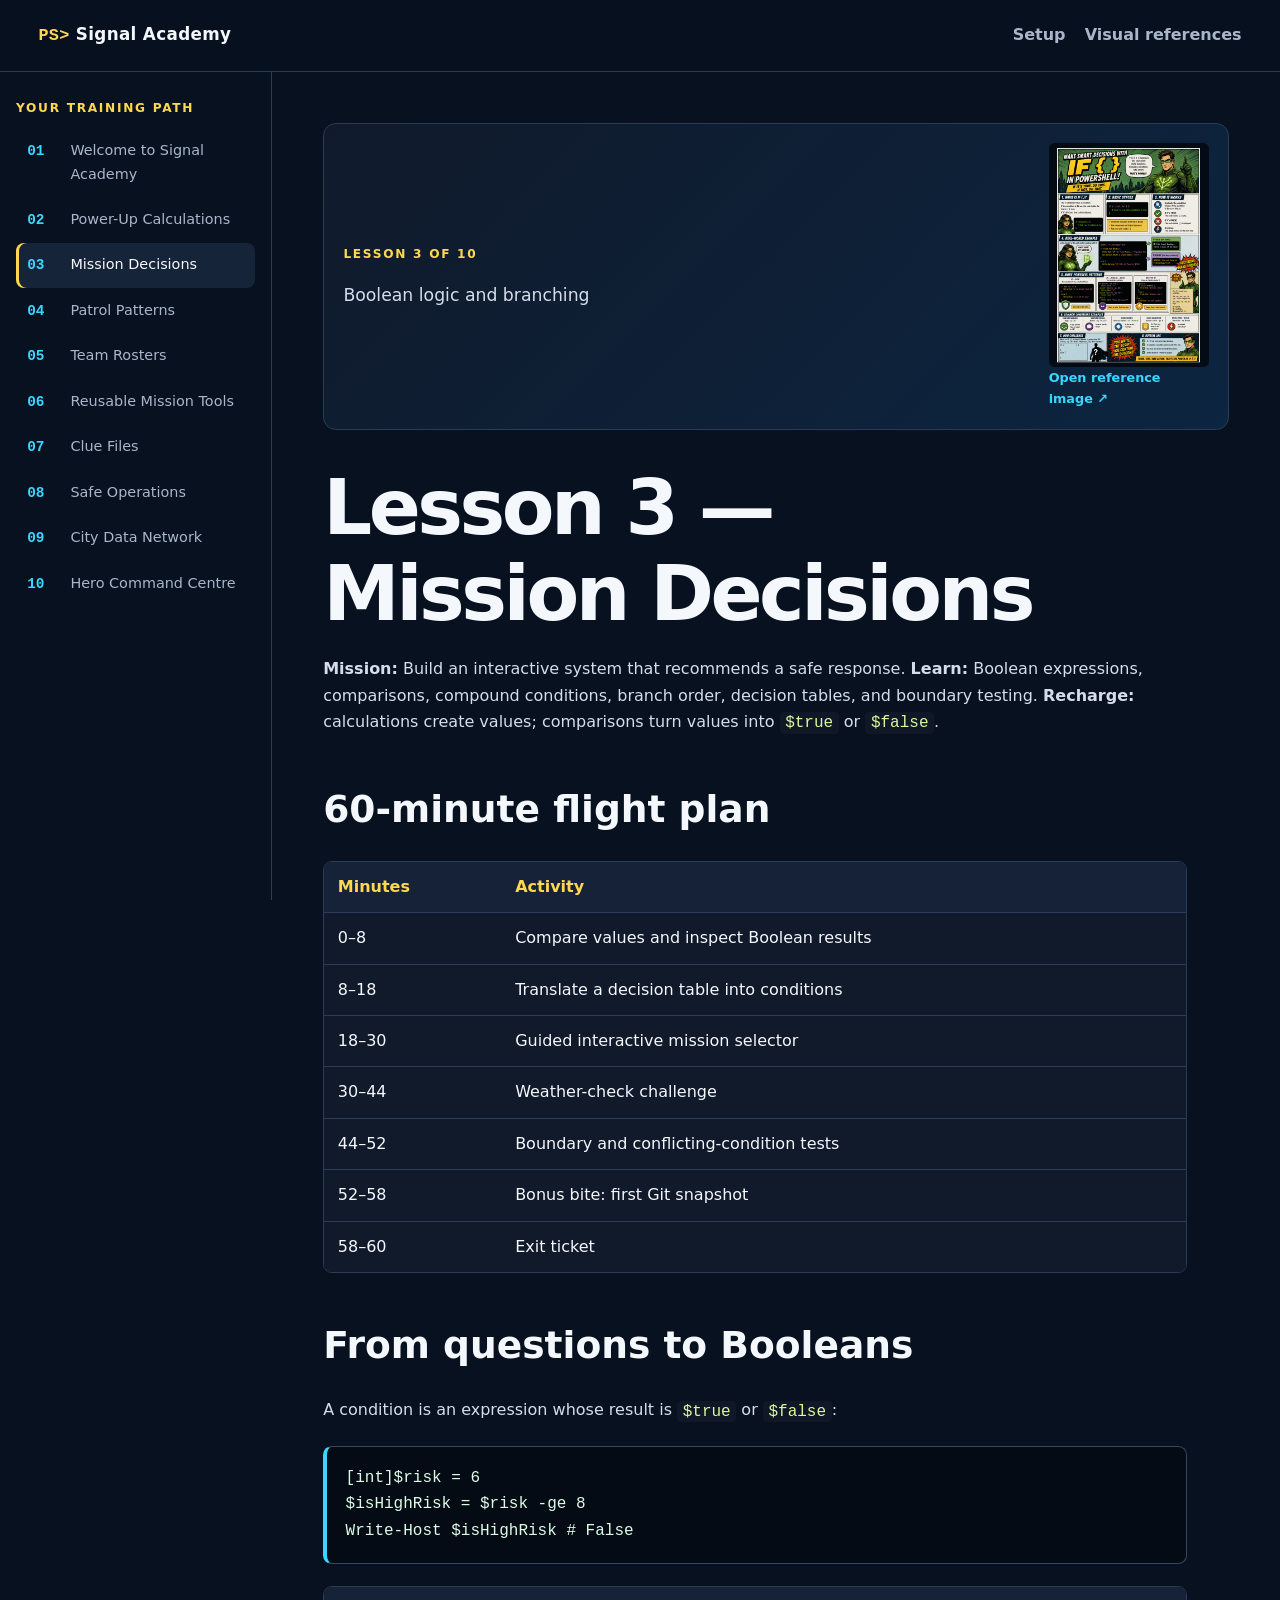
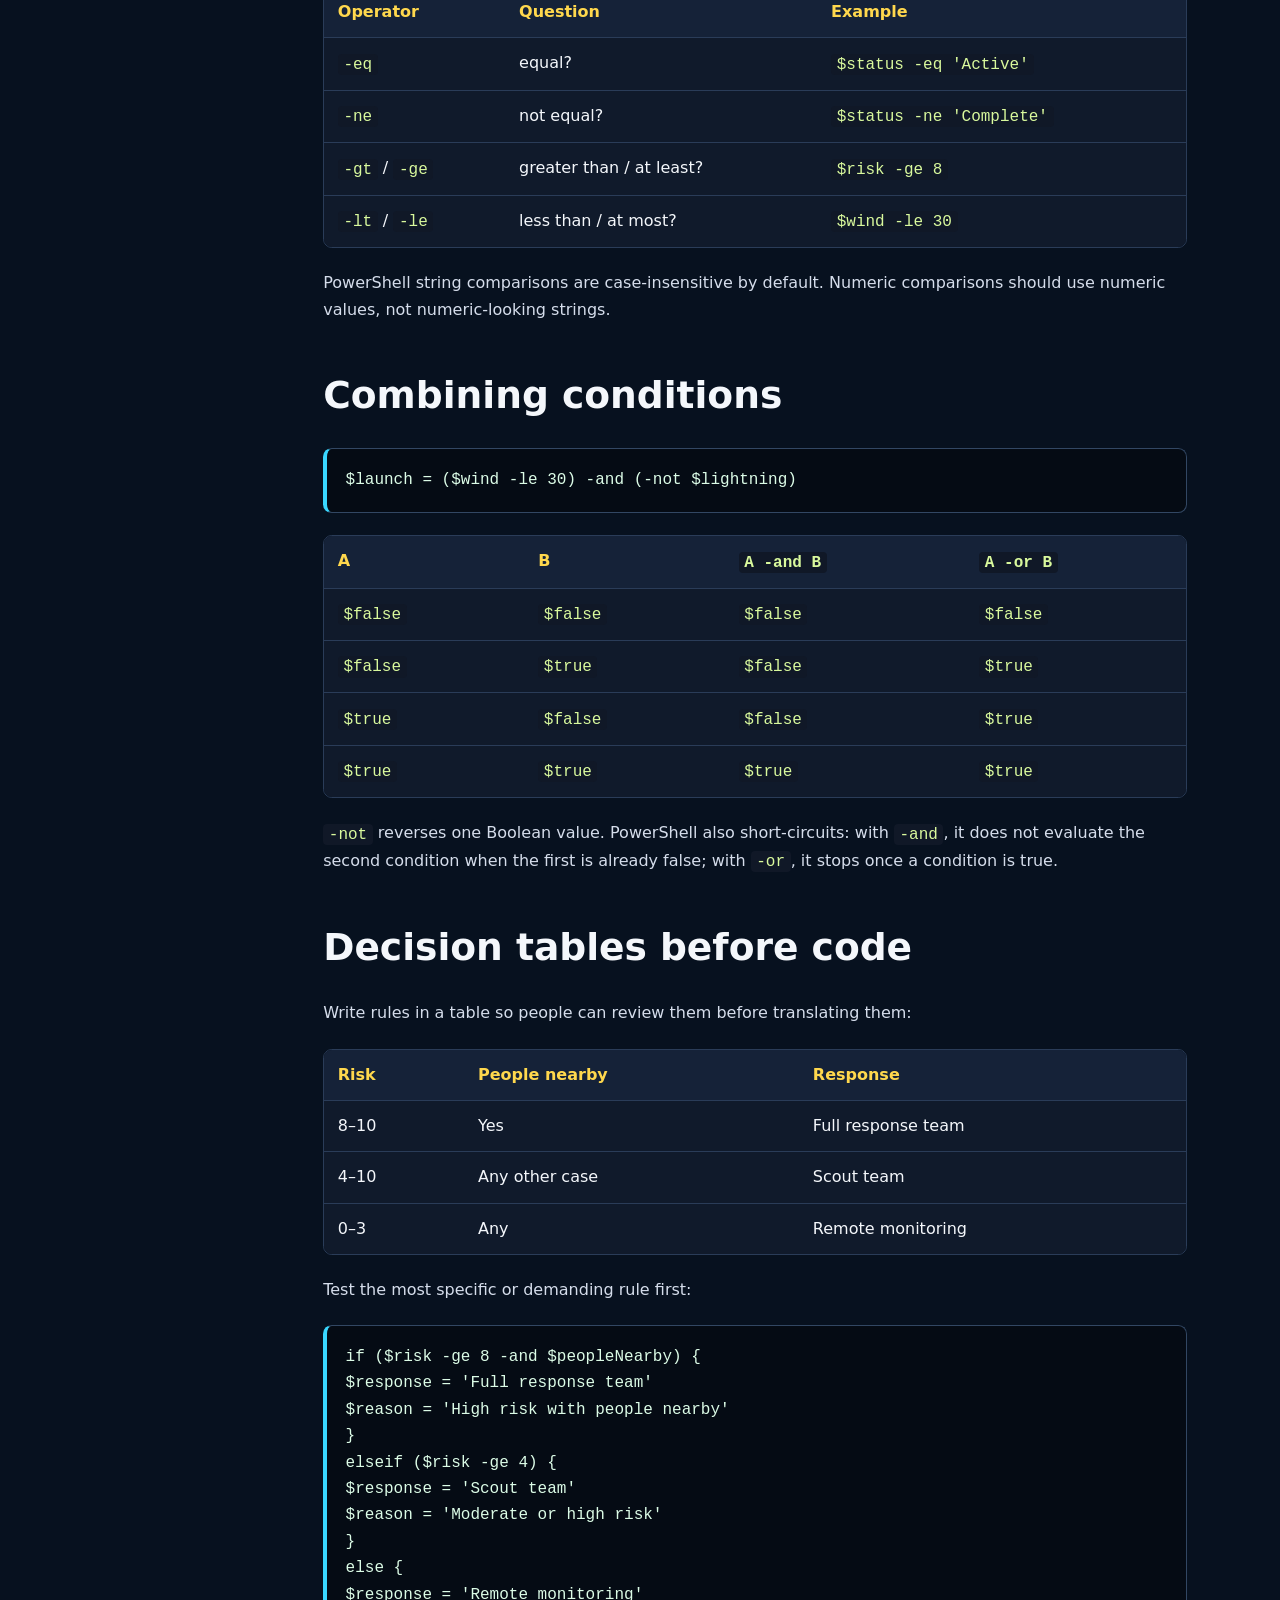
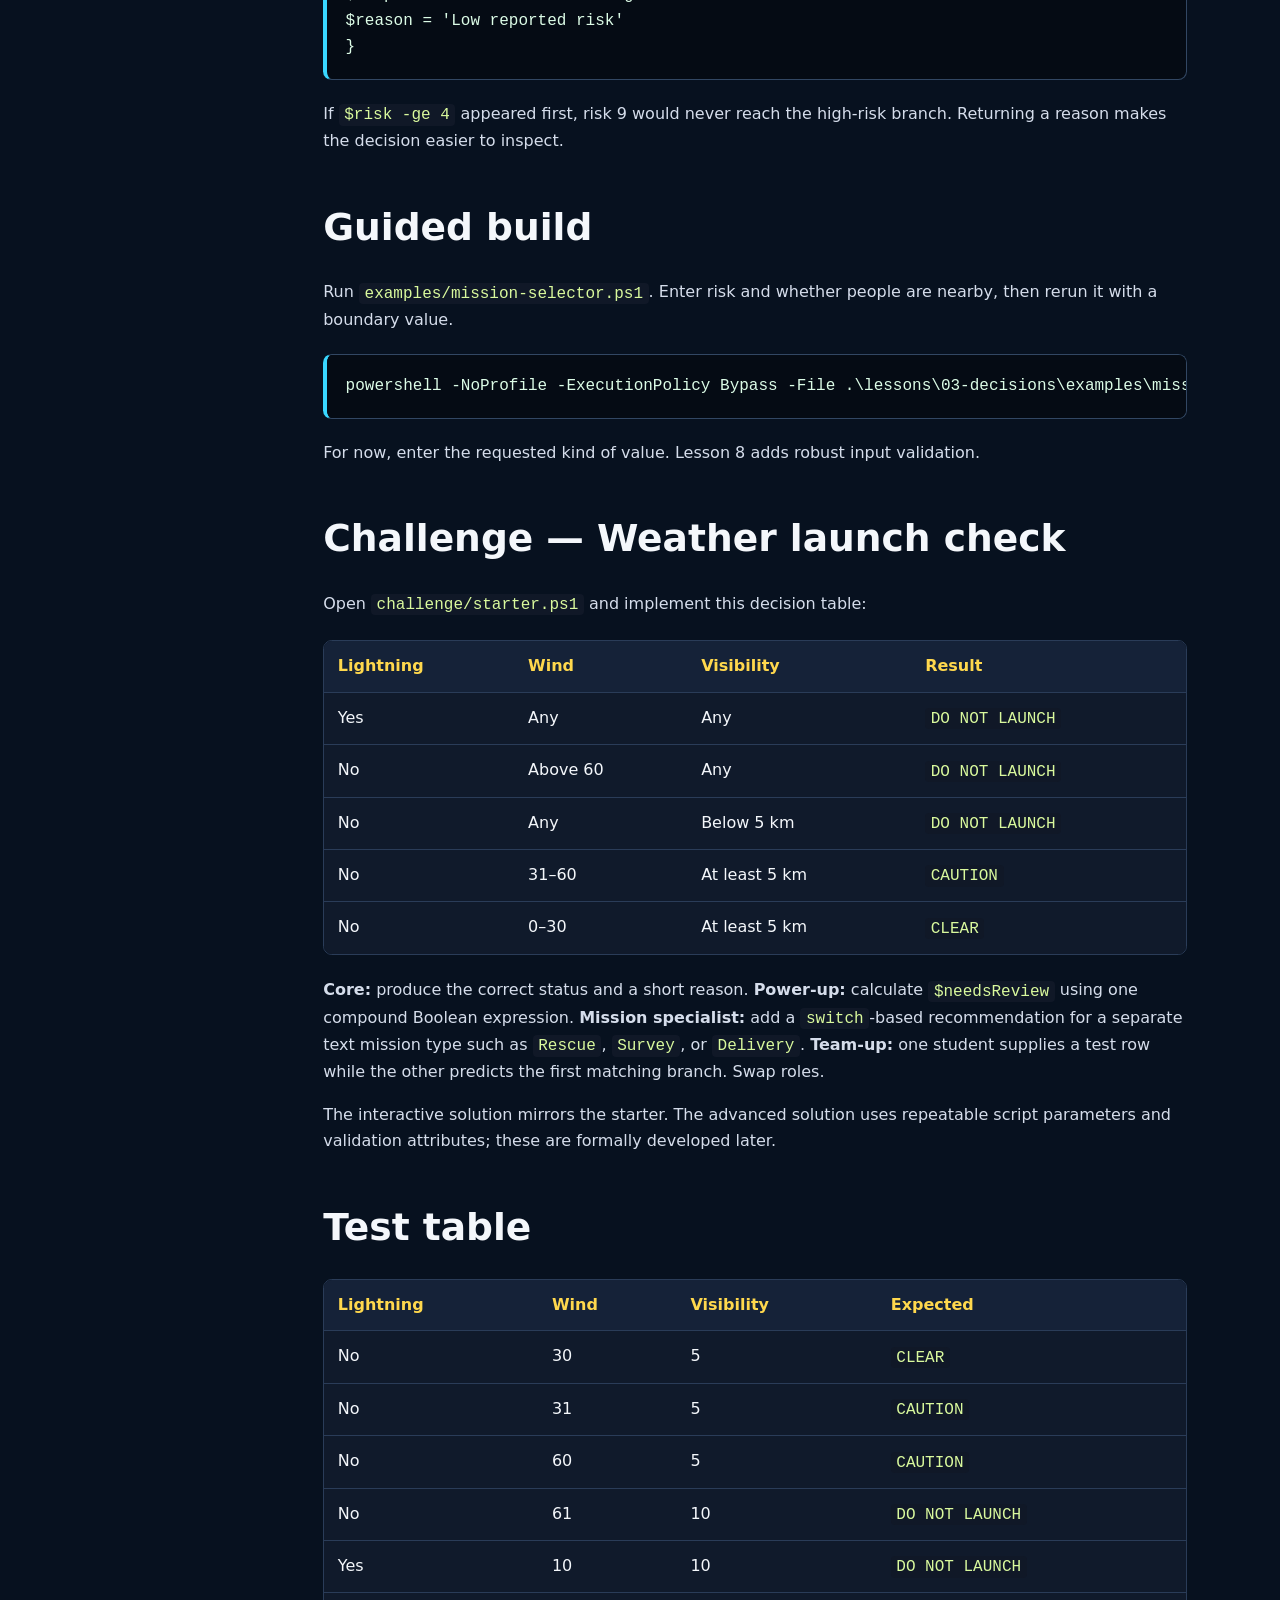
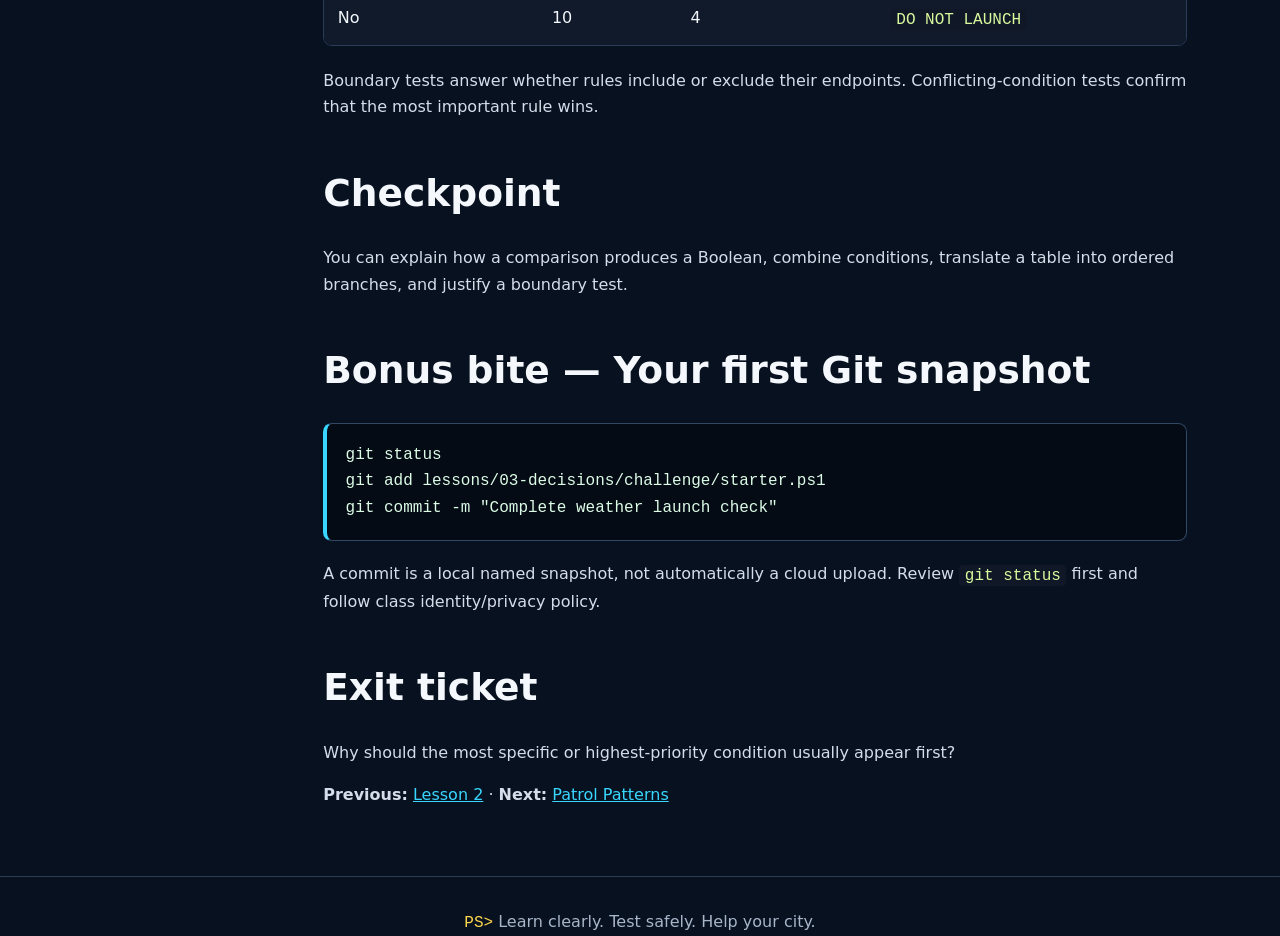
<file: lessons/03-decisions/index.html>
﻿<!doctype html>
<html lang="en-NZ">
<head>
  <meta charset="utf-8">
  <meta name="viewport" content="width=device-width, initial-scale=1">
  <meta name="description" content="Boolean logic and branching">
  <title>Mission Decisions | Signal Academy</title>
  <link rel="stylesheet" href="../../assets/course.css">
</head>
<body>
  <a class="skip-link" href="#lesson-content">Skip to lesson</a>
  <header class="site-header">
    <a class="brand" href="../../index.html"><span>PS&gt;</span> Signal Academy</a>
    <button class="nav-toggle" type="button" aria-expanded="false" aria-controls="course-nav">Lessons</button>
    <nav class="utility-nav" aria-label="Course links">
      <a href="../../setup.html">Setup</a>
      <a href="../../references.html">Visual references</a>
    </nav>
  </header>
  <div class="course-layout">
    <aside class="course-nav" id="course-nav" aria-label="Course lessons">
      <p class="eyebrow">Your training path</p>
      <a href="../../lessons/01-welcome/index.html"><span>01</span>Welcome to Signal Academy</a>
<a href="../../lessons/02-calculations/index.html"><span>02</span>Power-Up Calculations</a>
<a aria-current="page" class="active" href="../../lessons/03-decisions/index.html"><span>03</span>Mission Decisions</a>
<a href="../../lessons/04-loops/index.html"><span>04</span>Patrol Patterns</a>
<a href="../../lessons/05-collections/index.html"><span>05</span>Team Rosters</a>
<a href="../../lessons/06-functions/index.html"><span>06</span>Reusable Mission Tools</a>
<a href="../../lessons/07-files/index.html"><span>07</span>Clue Files</a>
<a href="../../lessons/08-errors/index.html"><span>08</span>Safe Operations</a>
<a href="../../lessons/09-data/index.html"><span>09</span>City Data Network</a>
<a href="../../lessons/10-command-centre/index.html"><span>10</span>Hero Command Centre</a>
    </aside>
    <main id="lesson-content" class="content-shell">
      <section class="lesson-banner">
  <div><p class="eyebrow">Lesson 3 of 10</p><p>Boolean logic and branching</p></div>
  <a href="../../Images/Final%20images/PowerShell-IF-Statements.png"><img src="../../Images/Final%20images/PowerShell-IF-Statements.png" alt="PowerShell reference for Mission Decisions"><span>Open reference image &nearr;</span></a>
</section>
      <article class="lesson-content">
        <h1 id="lesson-3-mission-decisions">Lesson 3 — Mission Decisions</h1>
<p><strong>Mission:</strong> Build an interactive system that recommends a safe response. <strong>Learn:</strong> Boolean expressions, comparisons, compound conditions, branch order, decision tables, and boundary testing. <strong>Recharge:</strong> calculations create values; comparisons turn values into <code>$true</code> or <code>$false</code>.</p>
<h2 id="60-minute-flight-plan">60-minute flight plan</h2>
<div class="table-wrap"><table><thead><tr>
<th>Minutes</th>
<th>Activity</th>
</tr></thead><tbody>
<tr>
<td>0–8</td>
<td>Compare values and inspect Boolean results</td>
</tr>
<tr>
<td>8–18</td>
<td>Translate a decision table into conditions</td>
</tr>
<tr>
<td>18–30</td>
<td>Guided interactive mission selector</td>
</tr>
<tr>
<td>30–44</td>
<td>Weather-check challenge</td>
</tr>
<tr>
<td>44–52</td>
<td>Boundary and conflicting-condition tests</td>
</tr>
<tr>
<td>52–58</td>
<td>Bonus bite: first Git snapshot</td>
</tr>
<tr>
<td>58–60</td>
<td>Exit ticket</td>
</tr>
</tbody></table></div>
<h2 id="from-questions-to-booleans">From questions to Booleans</h2>
<p>A condition is an expression whose result is <code>$true</code> or <code>$false</code>:</p>
<pre><code class="language-powershell">[int]$risk = 6
$isHighRisk = $risk -ge 8
Write-Host $isHighRisk # False</code></pre>
<div class="table-wrap"><table><thead><tr>
<th>Operator</th>
<th>Question</th>
<th>Example</th>
</tr></thead><tbody>
<tr>
<td><code>-eq</code></td>
<td>equal?</td>
<td><code>$status -eq &#39;Active&#39;</code></td>
</tr>
<tr>
<td><code>-ne</code></td>
<td>not equal?</td>
<td><code>$status -ne &#39;Complete&#39;</code></td>
</tr>
<tr>
<td><code>-gt</code> / <code>-ge</code></td>
<td>greater than / at least?</td>
<td><code>$risk -ge 8</code></td>
</tr>
<tr>
<td><code>-lt</code> / <code>-le</code></td>
<td>less than / at most?</td>
<td><code>$wind -le 30</code></td>
</tr>
</tbody></table></div>
<p>PowerShell string comparisons are case-insensitive by default. Numeric comparisons should use numeric values, not numeric-looking strings.</p>
<h2 id="combining-conditions">Combining conditions</h2>
<pre><code class="language-powershell">$launch = ($wind -le 30) -and (-not $lightning)</code></pre>
<div class="table-wrap"><table><thead><tr>
<th>A</th>
<th>B</th>
<th><code>A -and B</code></th>
<th><code>A -or B</code></th>
</tr></thead><tbody>
<tr>
<td><code>$false</code></td>
<td><code>$false</code></td>
<td><code>$false</code></td>
<td><code>$false</code></td>
</tr>
<tr>
<td><code>$false</code></td>
<td><code>$true</code></td>
<td><code>$false</code></td>
<td><code>$true</code></td>
</tr>
<tr>
<td><code>$true</code></td>
<td><code>$false</code></td>
<td><code>$false</code></td>
<td><code>$true</code></td>
</tr>
<tr>
<td><code>$true</code></td>
<td><code>$true</code></td>
<td><code>$true</code></td>
<td><code>$true</code></td>
</tr>
</tbody></table></div>
<p><code>-not</code> reverses one Boolean value. PowerShell also short-circuits: with <code>-and</code>, it does not evaluate the second condition when the first is already false; with <code>-or</code>, it stops once a condition is true.</p>
<h2 id="decision-tables-before-code">Decision tables before code</h2>
<p>Write rules in a table so people can review them before translating them:</p>
<div class="table-wrap"><table><thead><tr>
<th>Risk</th>
<th>People nearby</th>
<th>Response</th>
</tr></thead><tbody>
<tr>
<td>8–10</td>
<td>Yes</td>
<td>Full response team</td>
</tr>
<tr>
<td>4–10</td>
<td>Any other case</td>
<td>Scout team</td>
</tr>
<tr>
<td>0–3</td>
<td>Any</td>
<td>Remote monitoring</td>
</tr>
</tbody></table></div>
<p>Test the most specific or demanding rule first:</p>
<pre><code class="language-powershell">if ($risk -ge 8 -and $peopleNearby) {
$response = &#39;Full response team&#39;
$reason = &#39;High risk with people nearby&#39;
}
elseif ($risk -ge 4) {
$response = &#39;Scout team&#39;
$reason = &#39;Moderate or high risk&#39;
}
else {
$response = &#39;Remote monitoring&#39;
$reason = &#39;Low reported risk&#39;
}</code></pre>
<p>If <code>$risk -ge 4</code> appeared first, risk 9 would never reach the high-risk branch. Returning a reason makes the decision easier to inspect.</p>
<h2 id="guided-build">Guided build</h2>
<p>Run <code>examples/mission-selector.ps1</code>. Enter risk and whether people are nearby, then rerun it with a boundary value.</p>
<pre><code class="language-powershell">powershell -NoProfile -ExecutionPolicy Bypass -File .\lessons\03-decisions\examples\mission-selector.ps1</code></pre>
<p>For now, enter the requested kind of value. Lesson 8 adds robust input validation.</p>
<h2 id="challenge-weather-launch-check">Challenge — Weather launch check</h2>
<p>Open <code>challenge/starter.ps1</code> and implement this decision table:</p>
<div class="table-wrap"><table><thead><tr>
<th>Lightning</th>
<th>Wind</th>
<th>Visibility</th>
<th>Result</th>
</tr></thead><tbody>
<tr>
<td>Yes</td>
<td>Any</td>
<td>Any</td>
<td><code>DO NOT LAUNCH</code></td>
</tr>
<tr>
<td>No</td>
<td>Above 60</td>
<td>Any</td>
<td><code>DO NOT LAUNCH</code></td>
</tr>
<tr>
<td>No</td>
<td>Any</td>
<td>Below 5 km</td>
<td><code>DO NOT LAUNCH</code></td>
</tr>
<tr>
<td>No</td>
<td>31–60</td>
<td>At least 5 km</td>
<td><code>CAUTION</code></td>
</tr>
<tr>
<td>No</td>
<td>0–30</td>
<td>At least 5 km</td>
<td><code>CLEAR</code></td>
</tr>
</tbody></table></div>
<p><strong>Core:</strong> produce the correct status and a short reason. <strong>Power-up:</strong> calculate <code>$needsReview</code> using one compound Boolean expression. <strong>Mission specialist:</strong> add a <code>switch</code>-based recommendation for a separate text mission type such as <code>Rescue</code>, <code>Survey</code>, or <code>Delivery</code>. <strong>Team-up:</strong> one student supplies a test row while the other predicts the first matching branch. Swap roles.</p>
<p>The interactive solution mirrors the starter. The advanced solution uses repeatable script parameters and validation attributes; these are formally developed later.</p>
<h2 id="test-table">Test table</h2>
<div class="table-wrap"><table><thead><tr>
<th>Lightning</th>
<th>Wind</th>
<th>Visibility</th>
<th>Expected</th>
</tr></thead><tbody>
<tr>
<td>No</td>
<td>30</td>
<td>5</td>
<td><code>CLEAR</code></td>
</tr>
<tr>
<td>No</td>
<td>31</td>
<td>5</td>
<td><code>CAUTION</code></td>
</tr>
<tr>
<td>No</td>
<td>60</td>
<td>5</td>
<td><code>CAUTION</code></td>
</tr>
<tr>
<td>No</td>
<td>61</td>
<td>10</td>
<td><code>DO NOT LAUNCH</code></td>
</tr>
<tr>
<td>Yes</td>
<td>10</td>
<td>10</td>
<td><code>DO NOT LAUNCH</code></td>
</tr>
<tr>
<td>No</td>
<td>10</td>
<td>4</td>
<td><code>DO NOT LAUNCH</code></td>
</tr>
</tbody></table></div>
<p>Boundary tests answer whether rules include or exclude their endpoints. Conflicting-condition tests confirm that the most important rule wins.</p>
<h2 id="checkpoint">Checkpoint</h2>
<p>You can explain how a comparison produces a Boolean, combine conditions, translate a table into ordered branches, and justify a boundary test.</p>
<h2 id="bonus-bite-your-first-git-snapshot">Bonus bite — Your first Git snapshot</h2>
<pre><code class="language-powershell">git status
git add lessons/03-decisions/challenge/starter.ps1
git commit -m &quot;Complete weather launch check&quot;</code></pre>
<p>A commit is a local named snapshot, not automatically a cloud upload. Review <code>git status</code> first and follow class identity/privacy policy.</p>
<h2 id="exit-ticket">Exit ticket</h2>
<p>Why should the most specific or highest-priority condition usually appear first?</p>
<p><strong>Previous:</strong> <a href="../02-calculations/index.html">Lesson 2</a> &#183; <strong>Next:</strong> <a href="../04-loops/index.html">Patrol Patterns</a></p>
      </article>
    </main>
  </div>
  <footer><span>PS&gt;</span> Learn clearly. Test safely. Help your city.</footer>
  <script src="../../assets/course.js"></script>
</body>
</html>
</file>
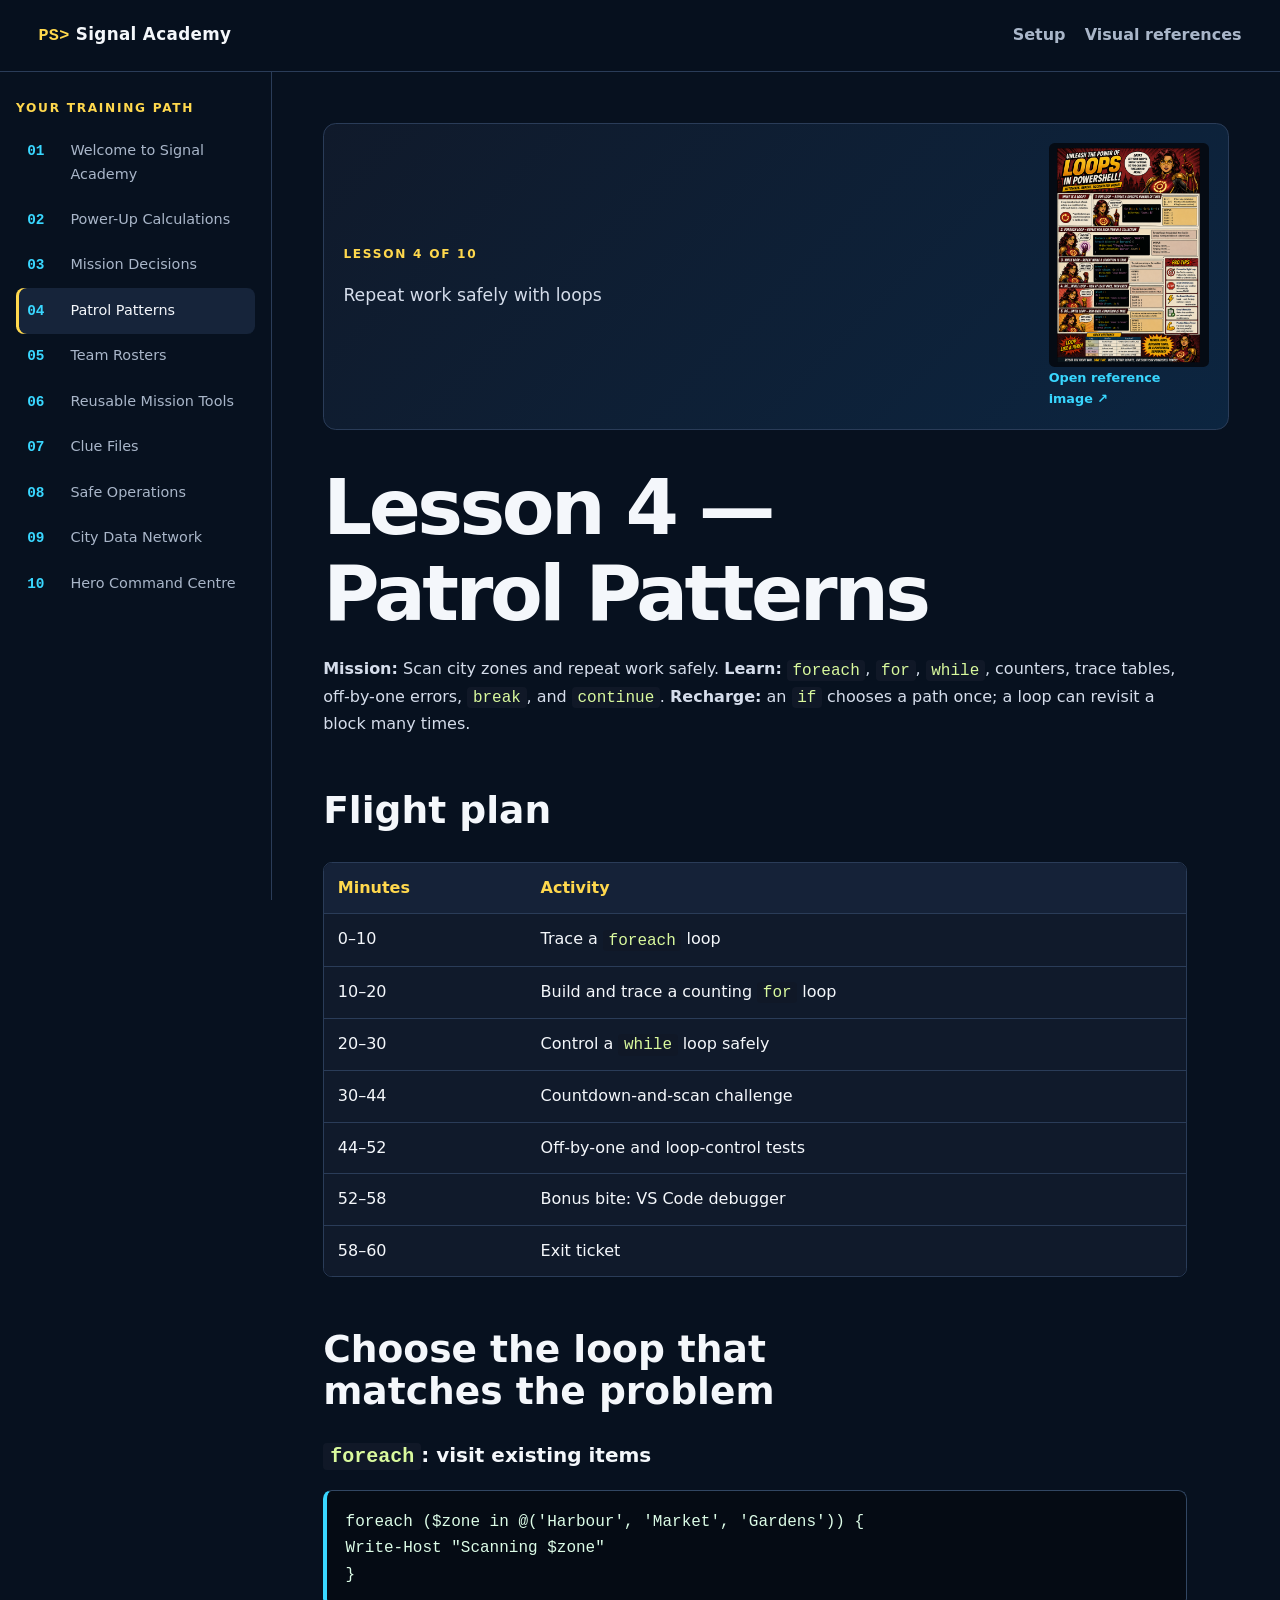
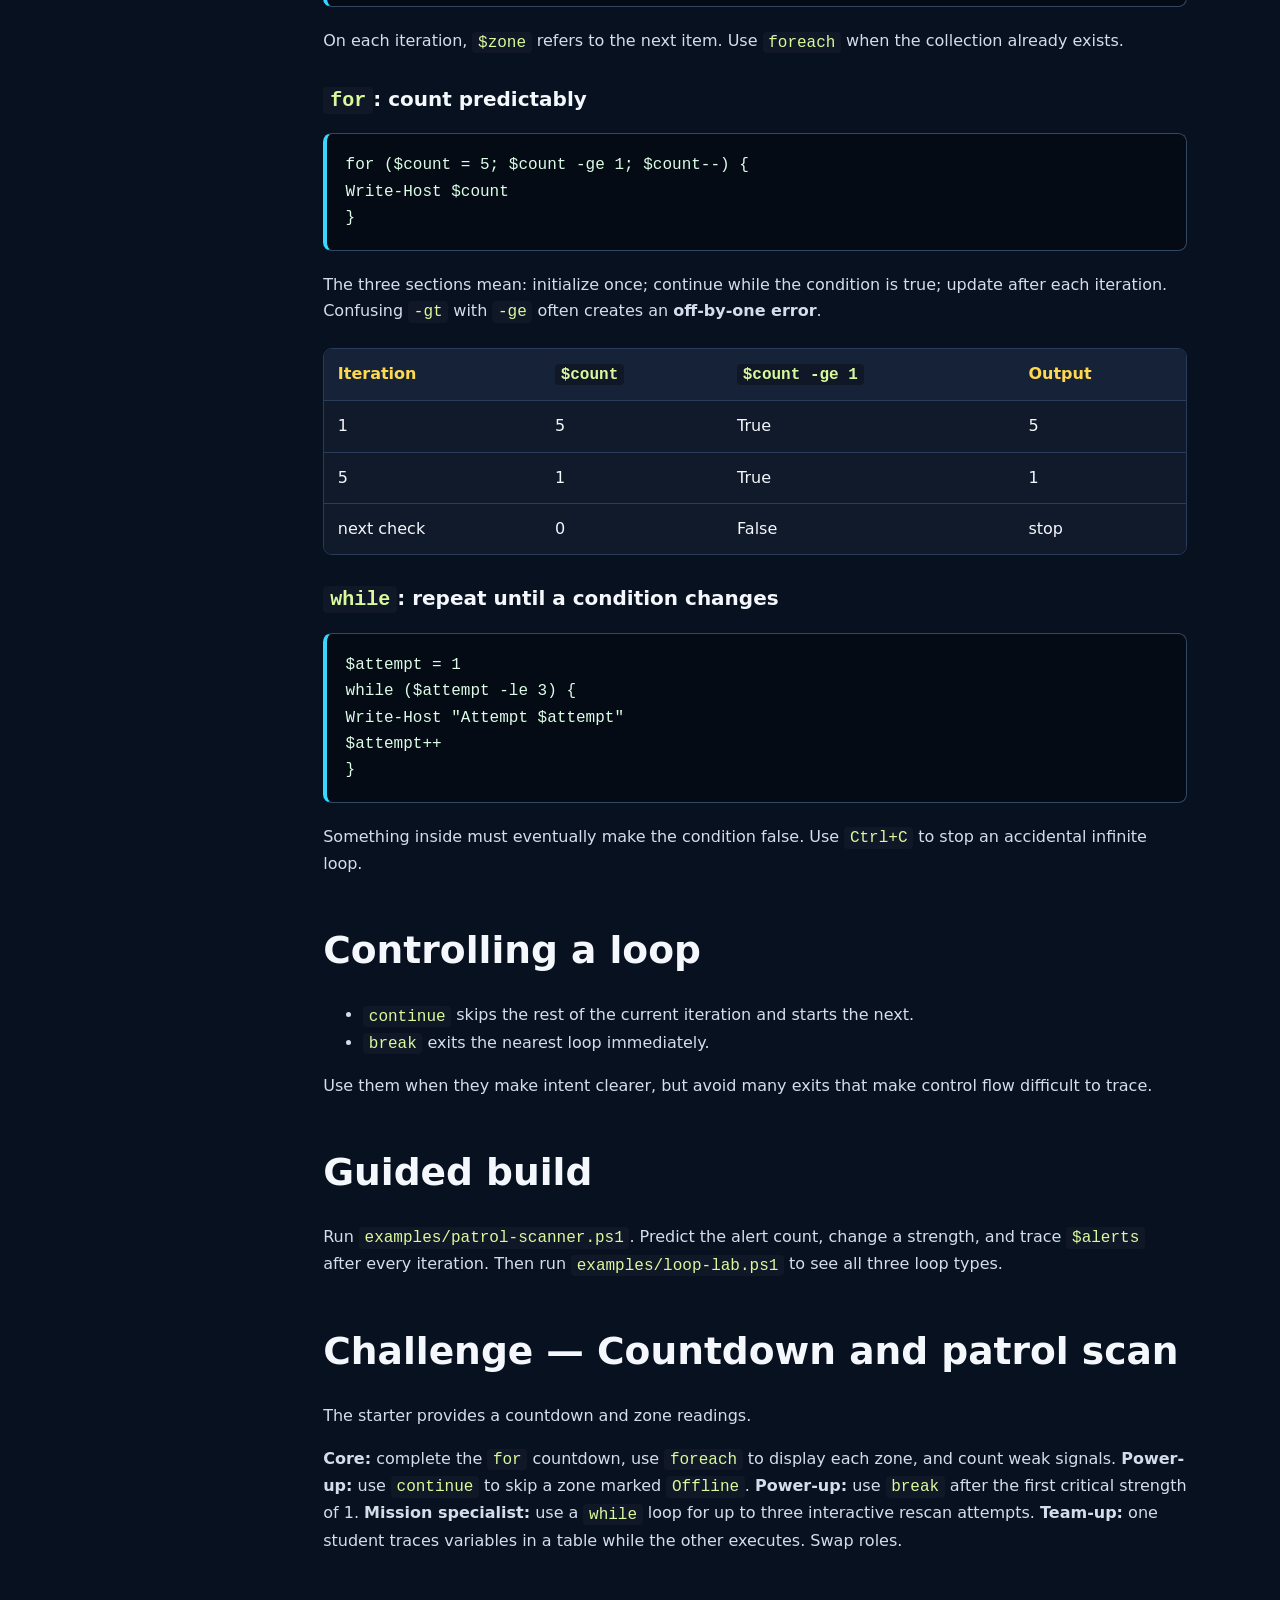
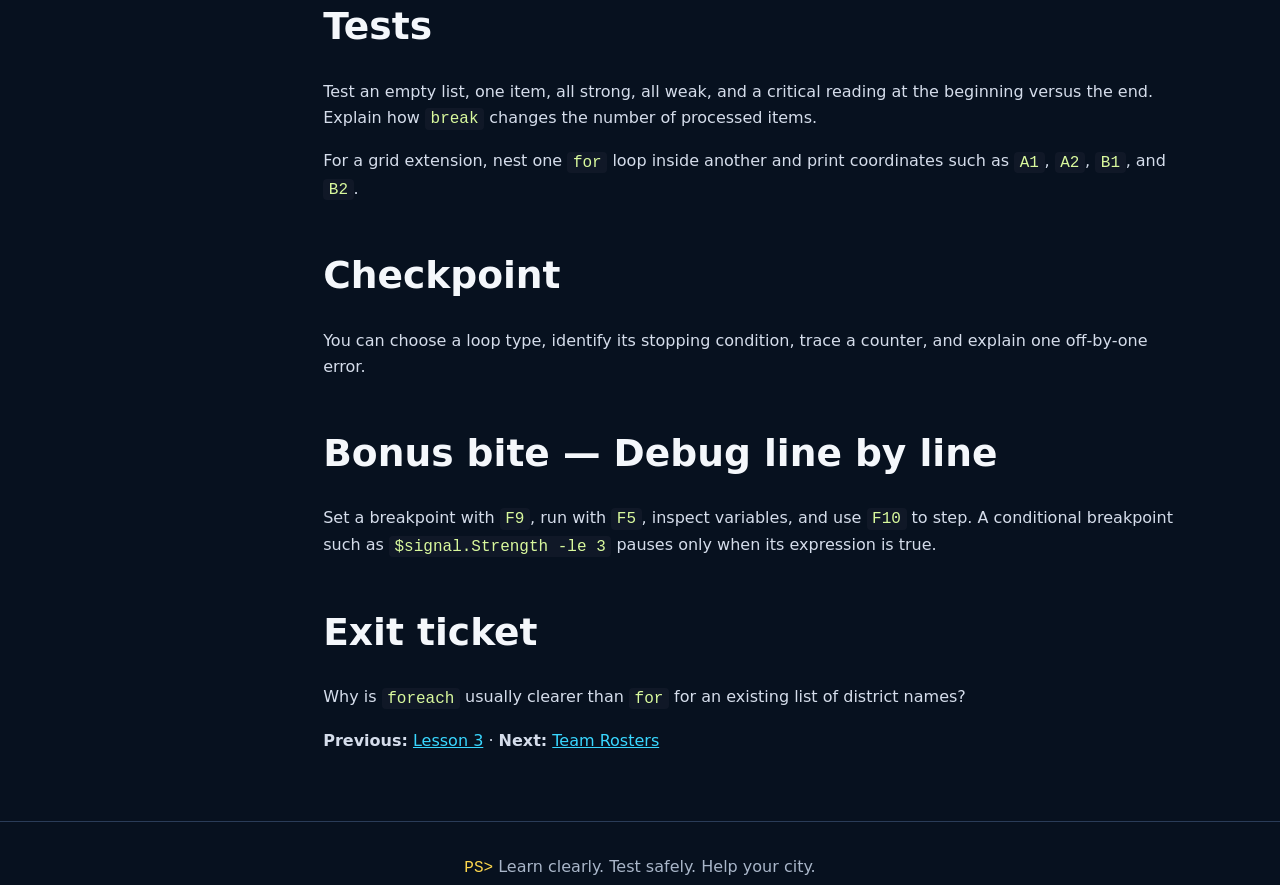
<file: lessons/04-loops/index.html>
﻿<!doctype html>
<html lang="en-NZ">
<head>
  <meta charset="utf-8">
  <meta name="viewport" content="width=device-width, initial-scale=1">
  <meta name="description" content="Repeat work safely with loops">
  <title>Patrol Patterns | Signal Academy</title>
  <link rel="stylesheet" href="../../assets/course.css">
</head>
<body>
  <a class="skip-link" href="#lesson-content">Skip to lesson</a>
  <header class="site-header">
    <a class="brand" href="../../index.html"><span>PS&gt;</span> Signal Academy</a>
    <button class="nav-toggle" type="button" aria-expanded="false" aria-controls="course-nav">Lessons</button>
    <nav class="utility-nav" aria-label="Course links">
      <a href="../../setup.html">Setup</a>
      <a href="../../references.html">Visual references</a>
    </nav>
  </header>
  <div class="course-layout">
    <aside class="course-nav" id="course-nav" aria-label="Course lessons">
      <p class="eyebrow">Your training path</p>
      <a href="../../lessons/01-welcome/index.html"><span>01</span>Welcome to Signal Academy</a>
<a href="../../lessons/02-calculations/index.html"><span>02</span>Power-Up Calculations</a>
<a href="../../lessons/03-decisions/index.html"><span>03</span>Mission Decisions</a>
<a aria-current="page" class="active" href="../../lessons/04-loops/index.html"><span>04</span>Patrol Patterns</a>
<a href="../../lessons/05-collections/index.html"><span>05</span>Team Rosters</a>
<a href="../../lessons/06-functions/index.html"><span>06</span>Reusable Mission Tools</a>
<a href="../../lessons/07-files/index.html"><span>07</span>Clue Files</a>
<a href="../../lessons/08-errors/index.html"><span>08</span>Safe Operations</a>
<a href="../../lessons/09-data/index.html"><span>09</span>City Data Network</a>
<a href="../../lessons/10-command-centre/index.html"><span>10</span>Hero Command Centre</a>
    </aside>
    <main id="lesson-content" class="content-shell">
      <section class="lesson-banner">
  <div><p class="eyebrow">Lesson 4 of 10</p><p>Repeat work safely with loops</p></div>
  <a href="../../Images/Final%20images/PowerShell-Loops.png"><img src="../../Images/Final%20images/PowerShell-Loops.png" alt="PowerShell reference for Patrol Patterns"><span>Open reference image &nearr;</span></a>
</section>
      <article class="lesson-content">
        <h1 id="lesson-4-patrol-patterns">Lesson 4 — Patrol Patterns</h1>
<p><strong>Mission:</strong> Scan city zones and repeat work safely. <strong>Learn:</strong> <code>foreach</code>, <code>for</code>, <code>while</code>, counters, trace tables, off-by-one errors, <code>break</code>, and <code>continue</code>. <strong>Recharge:</strong> an <code>if</code> chooses a path once; a loop can revisit a block many times.</p>
<h2 id="flight-plan">Flight plan</h2>
<div class="table-wrap"><table><thead><tr>
<th>Minutes</th>
<th>Activity</th>
</tr></thead><tbody>
<tr>
<td>0–10</td>
<td>Trace a <code>foreach</code> loop</td>
</tr>
<tr>
<td>10–20</td>
<td>Build and trace a counting <code>for</code> loop</td>
</tr>
<tr>
<td>20–30</td>
<td>Control a <code>while</code> loop safely</td>
</tr>
<tr>
<td>30–44</td>
<td>Countdown-and-scan challenge</td>
</tr>
<tr>
<td>44–52</td>
<td>Off-by-one and loop-control tests</td>
</tr>
<tr>
<td>52–58</td>
<td>Bonus bite: VS Code debugger</td>
</tr>
<tr>
<td>58–60</td>
<td>Exit ticket</td>
</tr>
</tbody></table></div>
<h2 id="choose-the-loop-that-matches-the-problem">Choose the loop that matches the problem</h2>
<h3 id="foreach-visit-existing-items"><code>foreach</code>: visit existing items</h3>
<pre><code class="language-powershell">foreach ($zone in @(&#39;Harbour&#39;, &#39;Market&#39;, &#39;Gardens&#39;)) {
Write-Host &quot;Scanning $zone&quot;
}</code></pre>
<p>On each iteration, <code>$zone</code> refers to the next item. Use <code>foreach</code> when the collection already exists.</p>
<h3 id="for-count-predictably"><code>for</code>: count predictably</h3>
<pre><code class="language-powershell">for ($count = 5; $count -ge 1; $count--) {
Write-Host $count
}</code></pre>
<p>The three sections mean: initialize once; continue while the condition is true; update after each iteration. Confusing <code>-gt</code> with <code>-ge</code> often creates an <strong>off-by-one error</strong>.</p>
<div class="table-wrap"><table><thead><tr>
<th>Iteration</th>
<th><code>$count</code></th>
<th><code>$count -ge 1</code></th>
<th>Output</th>
</tr></thead><tbody>
<tr>
<td>1</td>
<td>5</td>
<td>True</td>
<td>5</td>
</tr>
<tr>
<td>5</td>
<td>1</td>
<td>True</td>
<td>1</td>
</tr>
<tr>
<td>next check</td>
<td>0</td>
<td>False</td>
<td>stop</td>
</tr>
</tbody></table></div>
<h3 id="while-repeat-until-a-condition-changes"><code>while</code>: repeat until a condition changes</h3>
<pre><code class="language-powershell">$attempt = 1
while ($attempt -le 3) {
Write-Host &quot;Attempt $attempt&quot;
$attempt++
}</code></pre>
<p>Something inside must eventually make the condition false. Use <code>Ctrl+C</code> to stop an accidental infinite loop.</p>
<h2 id="controlling-a-loop">Controlling a loop</h2>
<ul>
<li><code>continue</code> skips the rest of the current iteration and starts the next.</li>
<li><code>break</code> exits the nearest loop immediately.</li>
</ul>
<p>Use them when they make intent clearer, but avoid many exits that make control flow difficult to trace.</p>
<h2 id="guided-build">Guided build</h2>
<p>Run <code>examples/patrol-scanner.ps1</code>. Predict the alert count, change a strength, and trace <code>$alerts</code> after every iteration. Then run <code>examples/loop-lab.ps1</code> to see all three loop types.</p>
<h2 id="challenge-countdown-and-patrol-scan">Challenge — Countdown and patrol scan</h2>
<p>The starter provides a countdown and zone readings.</p>
<p><strong>Core:</strong> complete the <code>for</code> countdown, use <code>foreach</code> to display each zone, and count weak signals. <strong>Power-up:</strong> use <code>continue</code> to skip a zone marked <code>Offline</code>. <strong>Power-up:</strong> use <code>break</code> after the first critical strength of 1. <strong>Mission specialist:</strong> use a <code>while</code> loop for up to three interactive rescan attempts. <strong>Team-up:</strong> one student traces variables in a table while the other executes. Swap roles.</p>
<h2 id="tests">Tests</h2>
<p>Test an empty list, one item, all strong, all weak, and a critical reading at the beginning versus the end. Explain how <code>break</code> changes the number of processed items.</p>
<p>For a grid extension, nest one <code>for</code> loop inside another and print coordinates such as <code>A1</code>, <code>A2</code>, <code>B1</code>, and <code>B2</code>.</p>
<h2 id="checkpoint">Checkpoint</h2>
<p>You can choose a loop type, identify its stopping condition, trace a counter, and explain one off-by-one error.</p>
<h2 id="bonus-bite-debug-line-by-line">Bonus bite — Debug line by line</h2>
<p>Set a breakpoint with <code>F9</code>, run with <code>F5</code>, inspect variables, and use <code>F10</code> to step. A conditional breakpoint such as <code>$signal.Strength -le 3</code> pauses only when its expression is true.</p>
<h2 id="exit-ticket">Exit ticket</h2>
<p>Why is <code>foreach</code> usually clearer than <code>for</code> for an existing list of district names?</p>
<p><strong>Previous:</strong> <a href="../03-decisions/index.html">Lesson 3</a> &#183; <strong>Next:</strong> <a href="../05-collections/index.html">Team Rosters</a></p>
      </article>
    </main>
  </div>
  <footer><span>PS&gt;</span> Learn clearly. Test safely. Help your city.</footer>
  <script src="../../assets/course.js"></script>
</body>
</html>
</file>
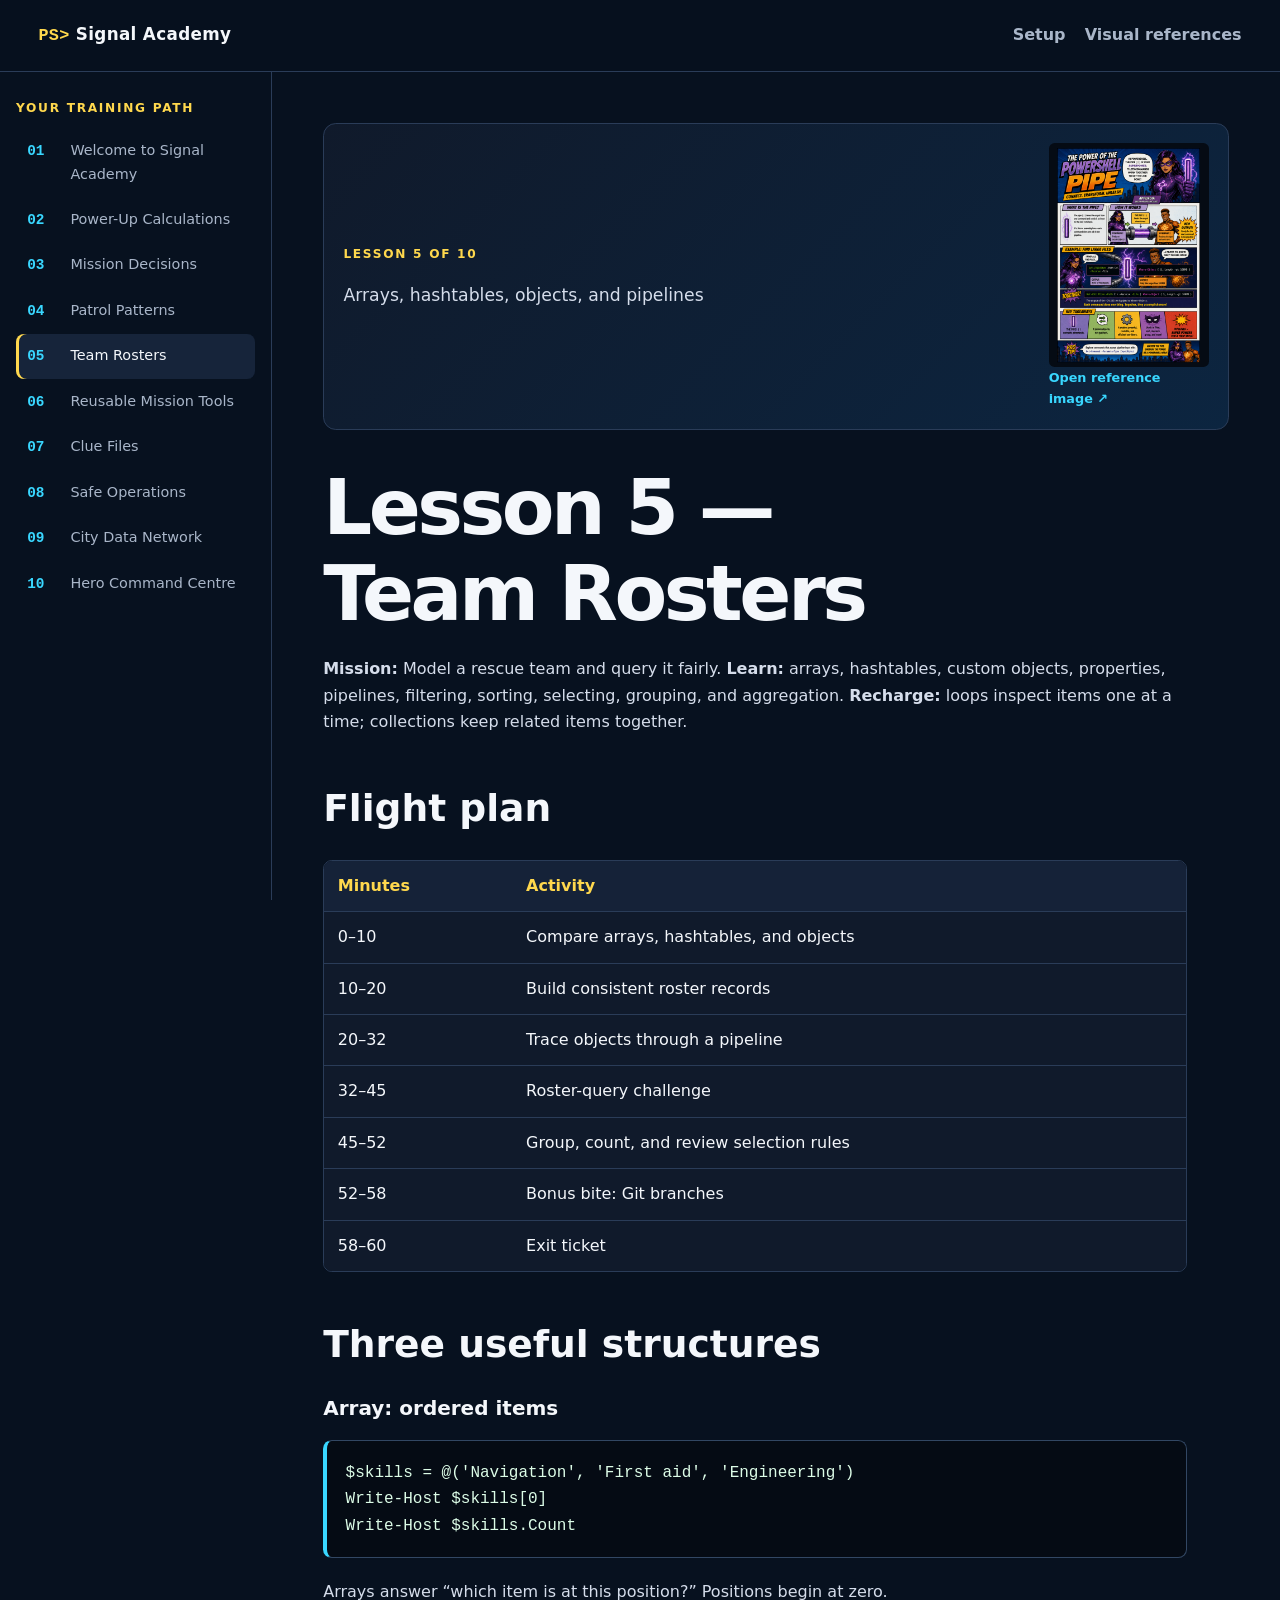
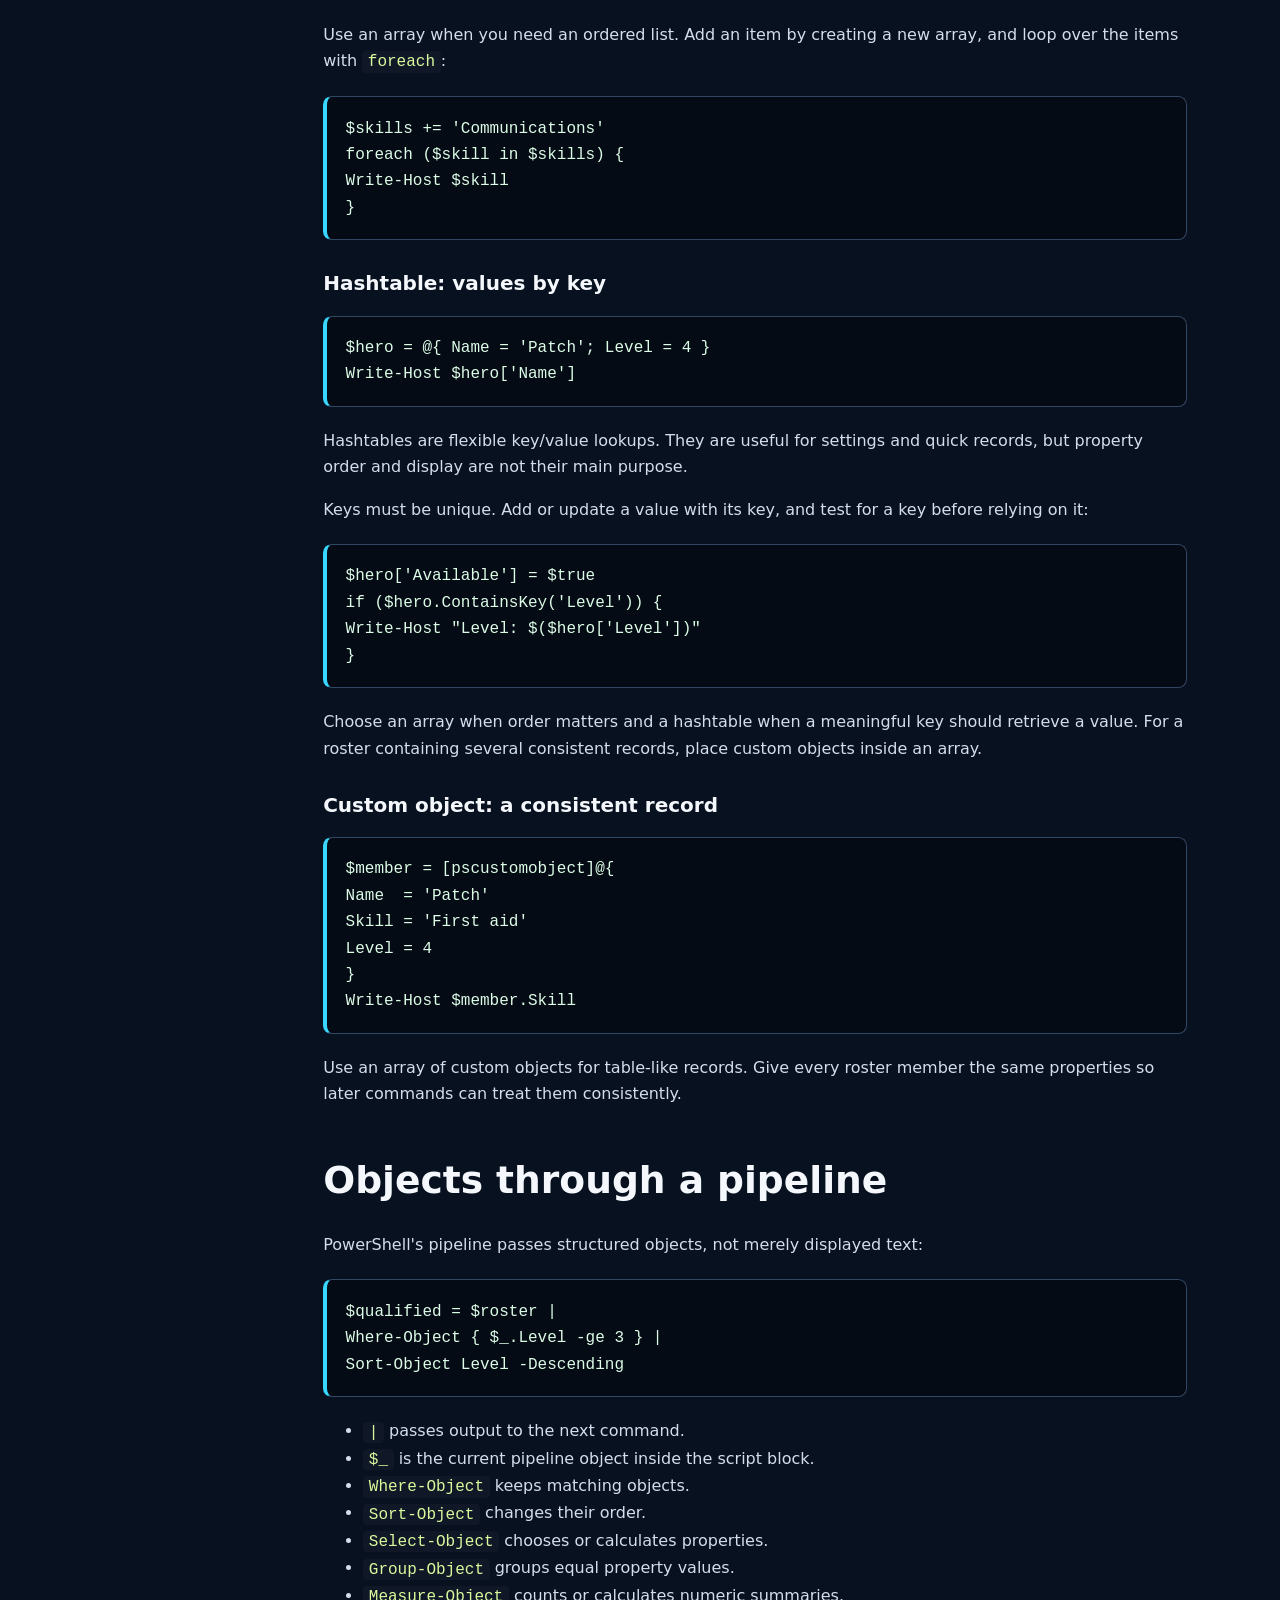
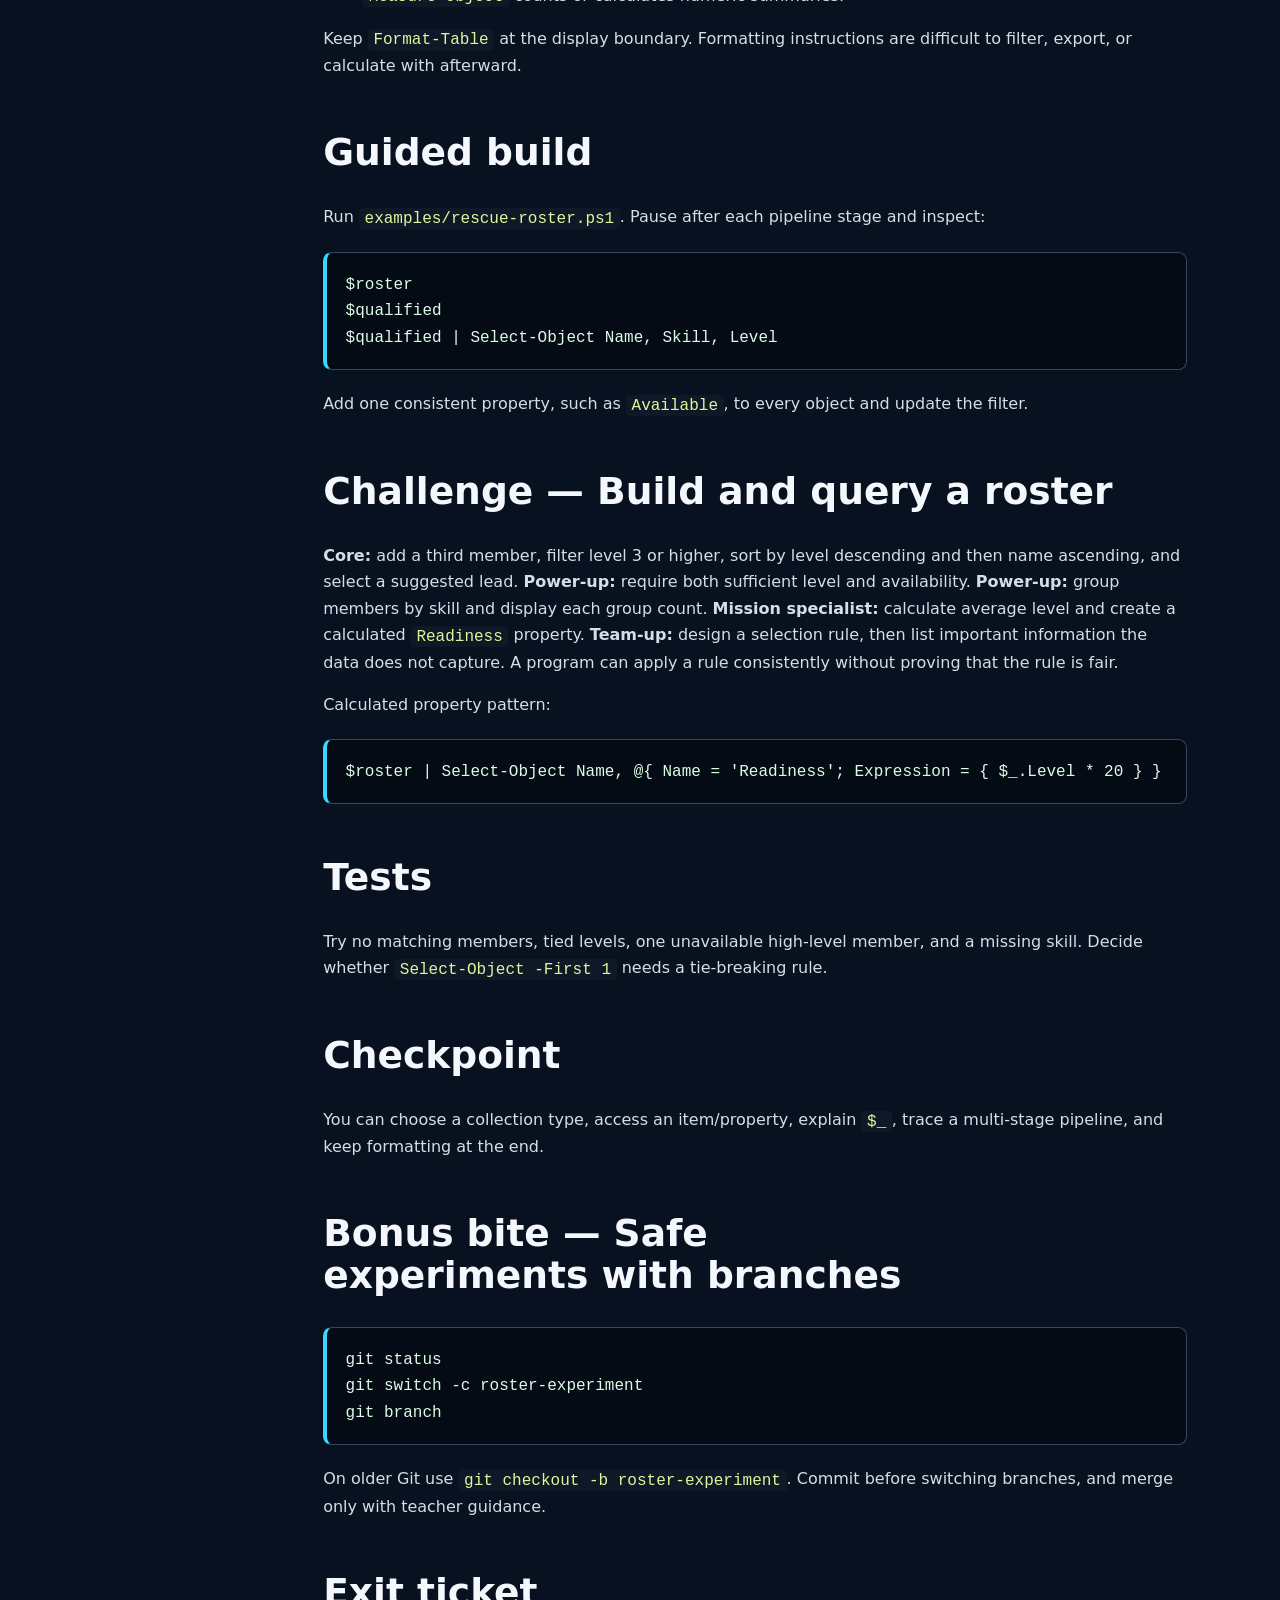
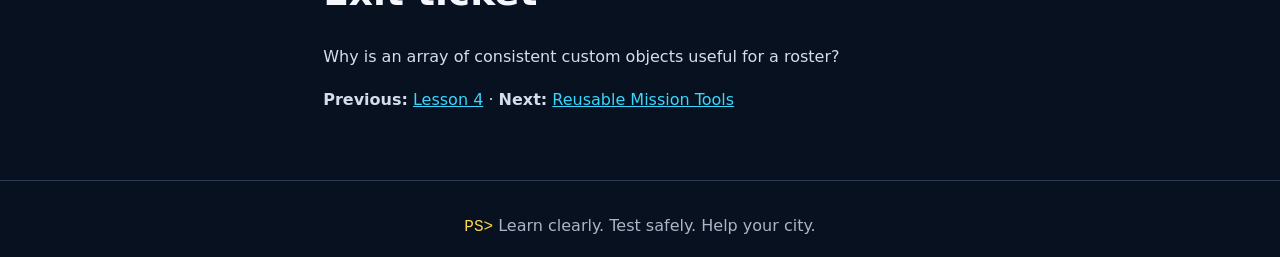
<file: lessons/05-collections/index.html>
﻿<!doctype html>
<html lang="en-NZ">
<head>
  <meta charset="utf-8">
  <meta name="viewport" content="width=device-width, initial-scale=1">
  <meta name="description" content="Arrays, hashtables, objects, and pipelines">
  <title>Team Rosters | Signal Academy</title>
  <link rel="stylesheet" href="../../assets/course.css">
</head>
<body>
  <a class="skip-link" href="#lesson-content">Skip to lesson</a>
  <header class="site-header">
    <a class="brand" href="../../index.html"><span>PS&gt;</span> Signal Academy</a>
    <button class="nav-toggle" type="button" aria-expanded="false" aria-controls="course-nav">Lessons</button>
    <nav class="utility-nav" aria-label="Course links">
      <a href="../../setup.html">Setup</a>
      <a href="../../references.html">Visual references</a>
    </nav>
  </header>
  <div class="course-layout">
    <aside class="course-nav" id="course-nav" aria-label="Course lessons">
      <p class="eyebrow">Your training path</p>
      <a href="../../lessons/01-welcome/index.html"><span>01</span>Welcome to Signal Academy</a>
<a href="../../lessons/02-calculations/index.html"><span>02</span>Power-Up Calculations</a>
<a href="../../lessons/03-decisions/index.html"><span>03</span>Mission Decisions</a>
<a href="../../lessons/04-loops/index.html"><span>04</span>Patrol Patterns</a>
<a aria-current="page" class="active" href="../../lessons/05-collections/index.html"><span>05</span>Team Rosters</a>
<a href="../../lessons/06-functions/index.html"><span>06</span>Reusable Mission Tools</a>
<a href="../../lessons/07-files/index.html"><span>07</span>Clue Files</a>
<a href="../../lessons/08-errors/index.html"><span>08</span>Safe Operations</a>
<a href="../../lessons/09-data/index.html"><span>09</span>City Data Network</a>
<a href="../../lessons/10-command-centre/index.html"><span>10</span>Hero Command Centre</a>
    </aside>
    <main id="lesson-content" class="content-shell">
      <section class="lesson-banner">
  <div><p class="eyebrow">Lesson 5 of 10</p><p>Arrays, hashtables, objects, and pipelines</p></div>
  <a href="../../Images/Final%20images/PowerShell-Pipeline.png"><img src="../../Images/Final%20images/PowerShell-Pipeline.png" alt="PowerShell reference for Team Rosters"><span>Open reference image &nearr;</span></a>
</section>
      <article class="lesson-content">
        <h1 id="lesson-5-team-rosters">Lesson 5 — Team Rosters</h1>
<p><strong>Mission:</strong> Model a rescue team and query it fairly. <strong>Learn:</strong> arrays, hashtables, custom objects, properties, pipelines, filtering, sorting, selecting, grouping, and aggregation. <strong>Recharge:</strong> loops inspect items one at a time; collections keep related items together.</p>
<h2 id="flight-plan">Flight plan</h2>
<div class="table-wrap"><table><thead><tr>
<th>Minutes</th>
<th>Activity</th>
</tr></thead><tbody>
<tr>
<td>0–10</td>
<td>Compare arrays, hashtables, and objects</td>
</tr>
<tr>
<td>10–20</td>
<td>Build consistent roster records</td>
</tr>
<tr>
<td>20–32</td>
<td>Trace objects through a pipeline</td>
</tr>
<tr>
<td>32–45</td>
<td>Roster-query challenge</td>
</tr>
<tr>
<td>45–52</td>
<td>Group, count, and review selection rules</td>
</tr>
<tr>
<td>52–58</td>
<td>Bonus bite: Git branches</td>
</tr>
<tr>
<td>58–60</td>
<td>Exit ticket</td>
</tr>
</tbody></table></div>
<h2 id="three-useful-structures">Three useful structures</h2>
<h3 id="array-ordered-items">Array: ordered items</h3>
<pre><code class="language-powershell">$skills = @(&#39;Navigation&#39;, &#39;First aid&#39;, &#39;Engineering&#39;)
Write-Host $skills[0]
Write-Host $skills.Count</code></pre>
<p>Arrays answer “which item is at this position?” Positions begin at zero.</p>
<p>Use an array when you need an ordered list. Add an item by creating a new array, and loop over the items with <code>foreach</code>:</p>
<pre><code class="language-powershell">$skills += &#39;Communications&#39;
foreach ($skill in $skills) {
Write-Host $skill
}</code></pre>
<h3 id="hashtable-values-by-key">Hashtable: values by key</h3>
<pre><code class="language-powershell">$hero = @{ Name = &#39;Patch&#39;; Level = 4 }
Write-Host $hero[&#39;Name&#39;]</code></pre>
<p>Hashtables are flexible key/value lookups. They are useful for settings and quick records, but property order and display are not their main purpose.</p>
<p>Keys must be unique. Add or update a value with its key, and test for a key before relying on it:</p>
<pre><code class="language-powershell">$hero[&#39;Available&#39;] = $true
if ($hero.ContainsKey(&#39;Level&#39;)) {
Write-Host &quot;Level: $($hero[&#39;Level&#39;])&quot;
}</code></pre>
<p>Choose an array when order matters and a hashtable when a meaningful key should retrieve a value. For a roster containing several consistent records, place custom objects inside an array.</p>
<h3 id="custom-object-a-consistent-record">Custom object: a consistent record</h3>
<pre><code class="language-powershell">$member = [pscustomobject]@{
Name  = &#39;Patch&#39;
Skill = &#39;First aid&#39;
Level = 4
}
Write-Host $member.Skill</code></pre>
<p>Use an array of custom objects for table-like records. Give every roster member the same properties so later commands can treat them consistently.</p>
<h2 id="objects-through-a-pipeline">Objects through a pipeline</h2>
<p>PowerShell&#39;s pipeline passes structured objects, not merely displayed text:</p>
<pre><code class="language-powershell">$qualified = $roster |
Where-Object { $_.Level -ge 3 } |
Sort-Object Level -Descending</code></pre>
<ul>
<li><code>|</code> passes output to the next command.</li>
<li><code>$_</code> is the current pipeline object inside the script block.</li>
<li><code>Where-Object</code> keeps matching objects.</li>
<li><code>Sort-Object</code> changes their order.</li>
<li><code>Select-Object</code> chooses or calculates properties.</li>
<li><code>Group-Object</code> groups equal property values.</li>
<li><code>Measure-Object</code> counts or calculates numeric summaries.</li>
</ul>
<p>Keep <code>Format-Table</code> at the display boundary. Formatting instructions are difficult to filter, export, or calculate with afterward.</p>
<h2 id="guided-build">Guided build</h2>
<p>Run <code>examples/rescue-roster.ps1</code>. Pause after each pipeline stage and inspect:</p>
<pre><code class="language-powershell">$roster
$qualified
$qualified | Select-Object Name, Skill, Level</code></pre>
<p>Add one consistent property, such as <code>Available</code>, to every object and update the filter.</p>
<h2 id="challenge-build-and-query-a-roster">Challenge — Build and query a roster</h2>
<p><strong>Core:</strong> add a third member, filter level 3 or higher, sort by level descending and then name ascending, and select a suggested lead. <strong>Power-up:</strong> require both sufficient level and availability. <strong>Power-up:</strong> group members by skill and display each group count. <strong>Mission specialist:</strong> calculate average level and create a calculated <code>Readiness</code> property. <strong>Team-up:</strong> design a selection rule, then list important information the data does not capture. A program can apply a rule consistently without proving that the rule is fair.</p>
<p>Calculated property pattern:</p>
<pre><code class="language-powershell">$roster | Select-Object Name, @{ Name = &#39;Readiness&#39;; Expression = { $_.Level * 20 } }</code></pre>
<h2 id="tests">Tests</h2>
<p>Try no matching members, tied levels, one unavailable high-level member, and a missing skill. Decide whether <code>Select-Object -First 1</code> needs a tie-breaking rule.</p>
<h2 id="checkpoint">Checkpoint</h2>
<p>You can choose a collection type, access an item/property, explain <code>$_</code>, trace a multi-stage pipeline, and keep formatting at the end.</p>
<h2 id="bonus-bite-safe-experiments-with-branches">Bonus bite — Safe experiments with branches</h2>
<pre><code class="language-powershell">git status
git switch -c roster-experiment
git branch</code></pre>
<p>On older Git use <code>git checkout -b roster-experiment</code>. Commit before switching branches, and merge only with teacher guidance.</p>
<h2 id="exit-ticket">Exit ticket</h2>
<p>Why is an array of consistent custom objects useful for a roster?</p>
<p><strong>Previous:</strong> <a href="../04-loops/index.html">Lesson 4</a> &#183; <strong>Next:</strong> <a href="../06-functions/index.html">Reusable Mission Tools</a></p>
      </article>
    </main>
  </div>
  <footer><span>PS&gt;</span> Learn clearly. Test safely. Help your city.</footer>
  <script src="../../assets/course.js"></script>
</body>
</html>
</file>
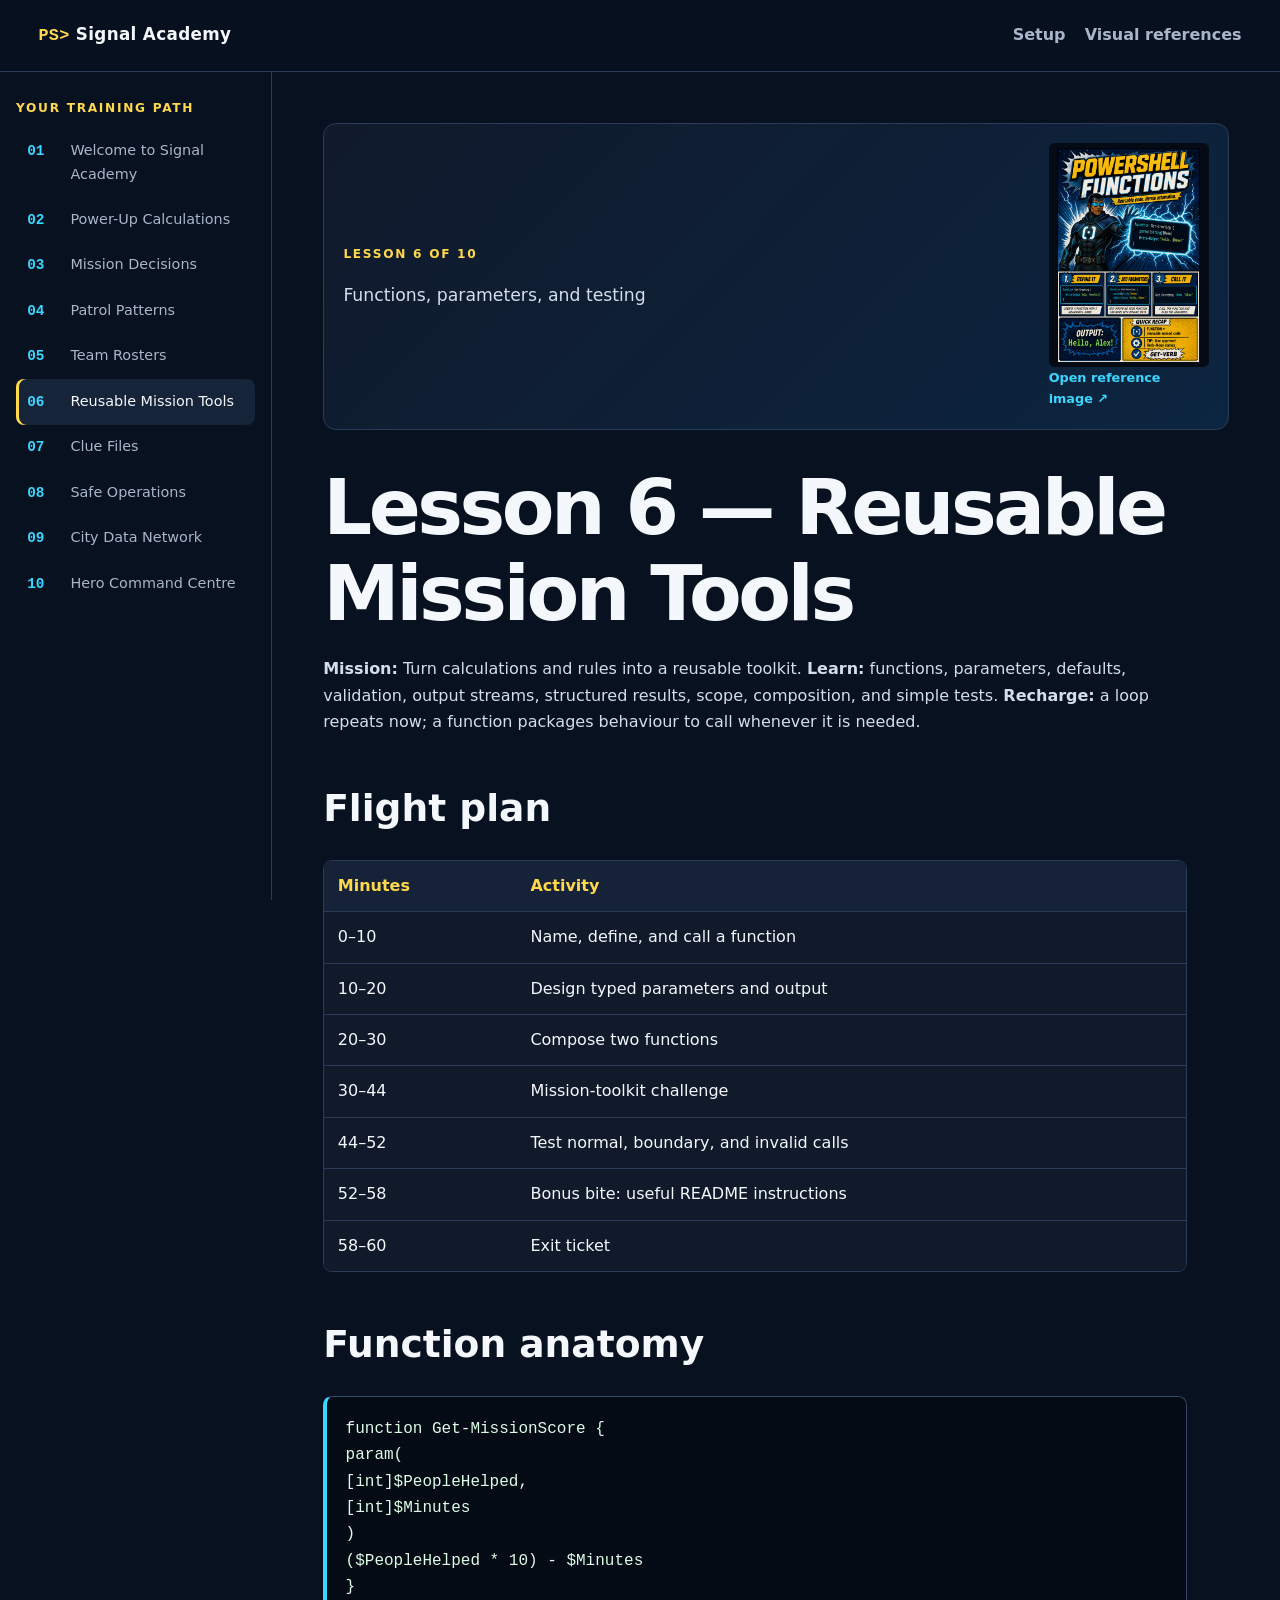
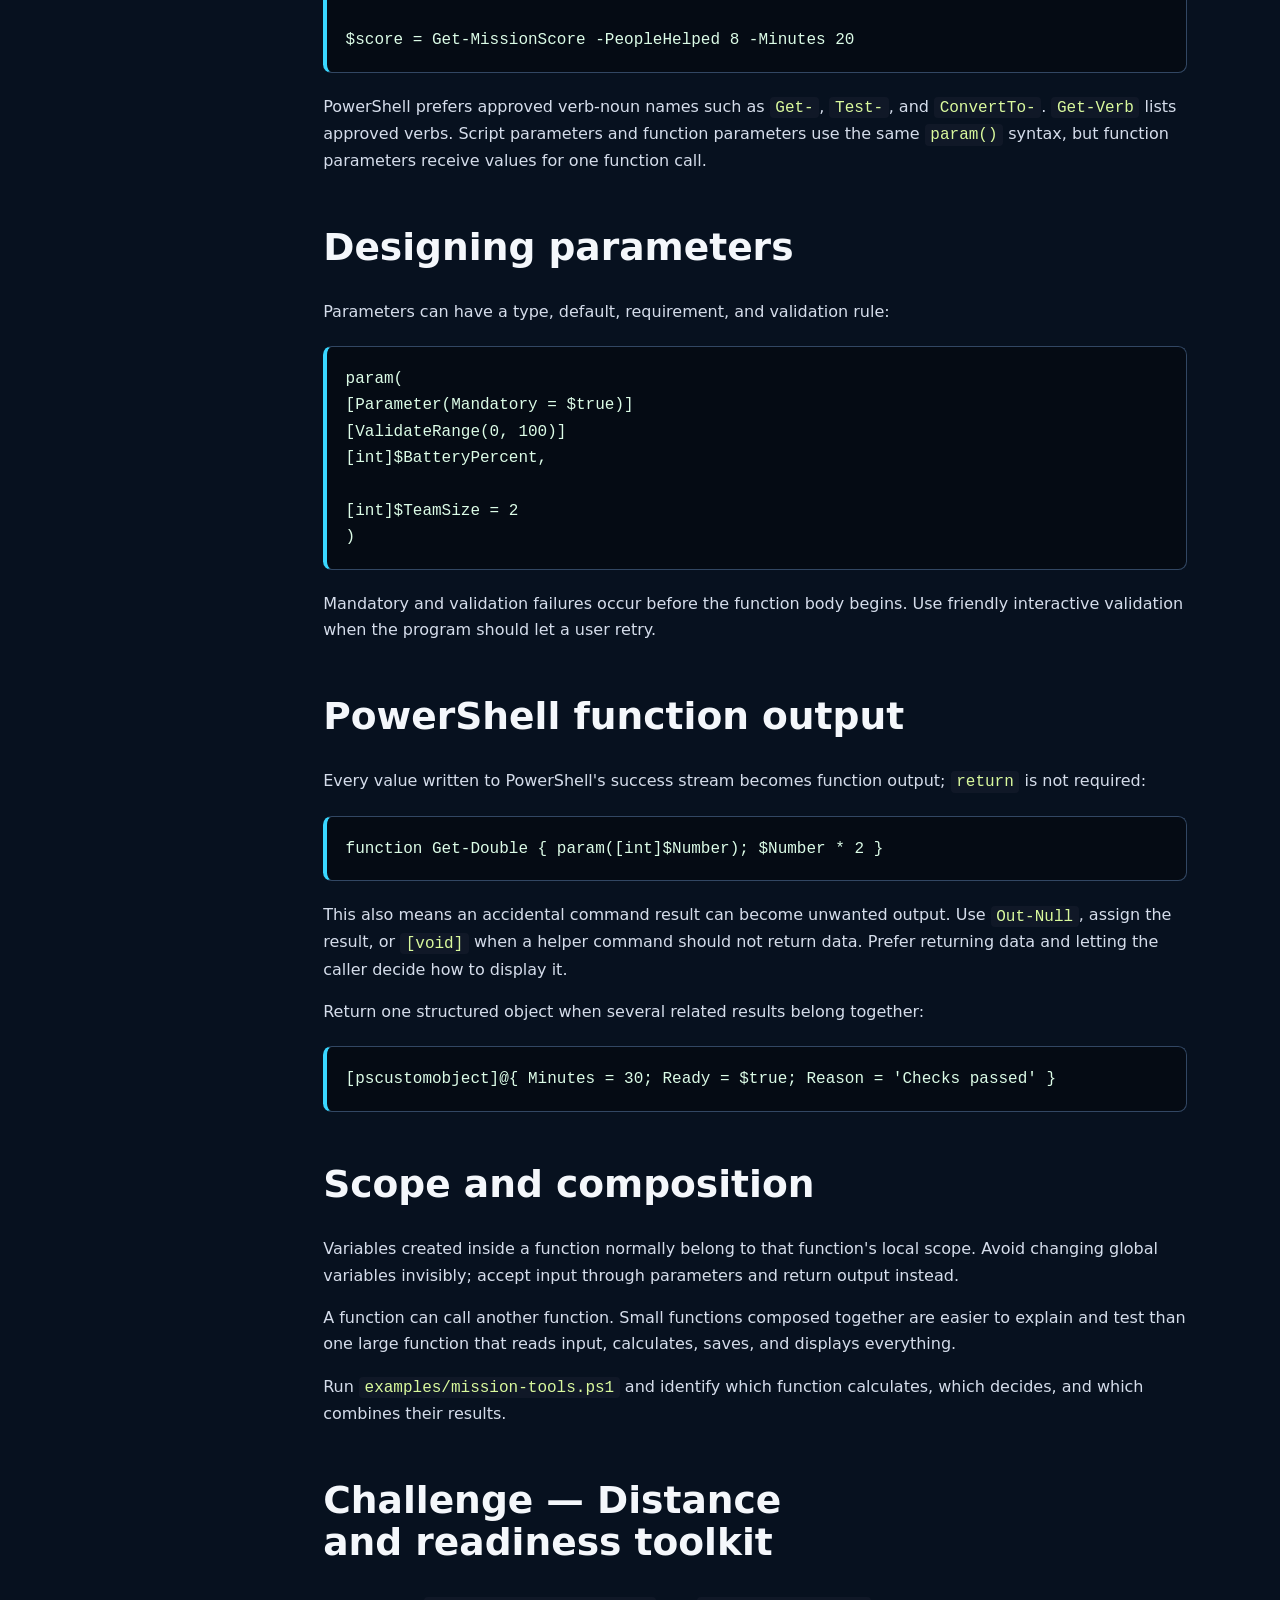
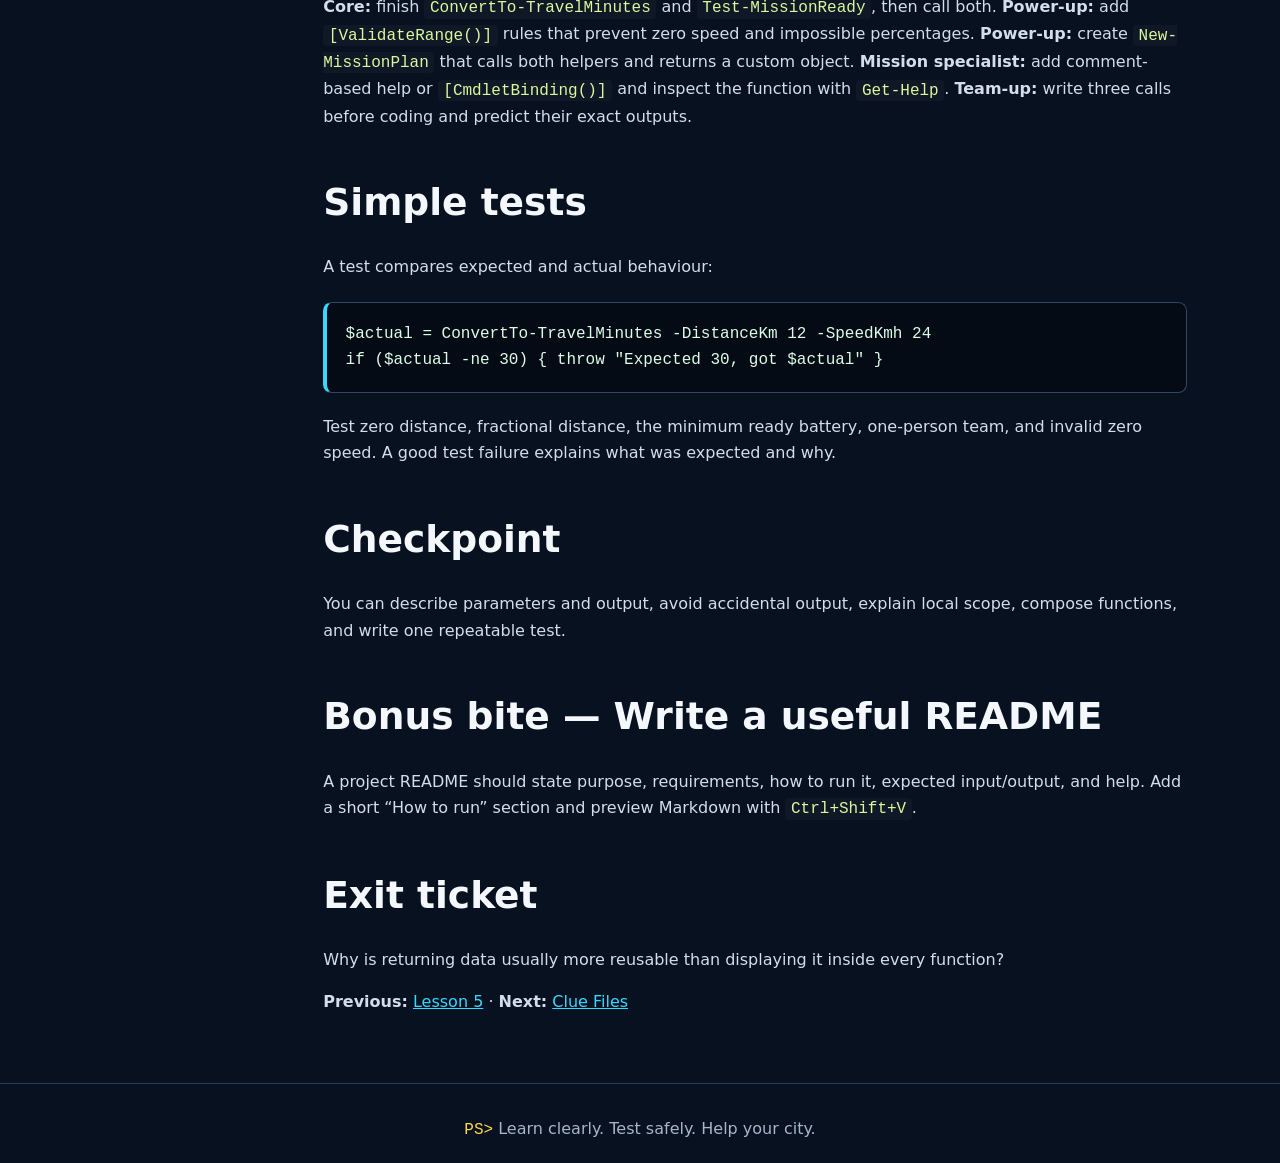
<file: lessons/06-functions/index.html>
﻿<!doctype html>
<html lang="en-NZ">
<head>
  <meta charset="utf-8">
  <meta name="viewport" content="width=device-width, initial-scale=1">
  <meta name="description" content="Functions, parameters, and testing">
  <title>Reusable Mission Tools | Signal Academy</title>
  <link rel="stylesheet" href="../../assets/course.css">
</head>
<body>
  <a class="skip-link" href="#lesson-content">Skip to lesson</a>
  <header class="site-header">
    <a class="brand" href="../../index.html"><span>PS&gt;</span> Signal Academy</a>
    <button class="nav-toggle" type="button" aria-expanded="false" aria-controls="course-nav">Lessons</button>
    <nav class="utility-nav" aria-label="Course links">
      <a href="../../setup.html">Setup</a>
      <a href="../../references.html">Visual references</a>
    </nav>
  </header>
  <div class="course-layout">
    <aside class="course-nav" id="course-nav" aria-label="Course lessons">
      <p class="eyebrow">Your training path</p>
      <a href="../../lessons/01-welcome/index.html"><span>01</span>Welcome to Signal Academy</a>
<a href="../../lessons/02-calculations/index.html"><span>02</span>Power-Up Calculations</a>
<a href="../../lessons/03-decisions/index.html"><span>03</span>Mission Decisions</a>
<a href="../../lessons/04-loops/index.html"><span>04</span>Patrol Patterns</a>
<a href="../../lessons/05-collections/index.html"><span>05</span>Team Rosters</a>
<a aria-current="page" class="active" href="../../lessons/06-functions/index.html"><span>06</span>Reusable Mission Tools</a>
<a href="../../lessons/07-files/index.html"><span>07</span>Clue Files</a>
<a href="../../lessons/08-errors/index.html"><span>08</span>Safe Operations</a>
<a href="../../lessons/09-data/index.html"><span>09</span>City Data Network</a>
<a href="../../lessons/10-command-centre/index.html"><span>10</span>Hero Command Centre</a>
    </aside>
    <main id="lesson-content" class="content-shell">
      <section class="lesson-banner">
  <div><p class="eyebrow">Lesson 6 of 10</p><p>Functions, parameters, and testing</p></div>
  <a href="../../Images/Final%20images/PowerShell-Functions-Quick-Guide-v2.png"><img src="../../Images/Final%20images/PowerShell-Functions-Quick-Guide-v2.png" alt="PowerShell reference for Reusable Mission Tools"><span>Open reference image &nearr;</span></a>
</section>
      <article class="lesson-content">
        <h1 id="lesson-6-reusable-mission-tools">Lesson 6 — Reusable Mission Tools</h1>
<p><strong>Mission:</strong> Turn calculations and rules into a reusable toolkit. <strong>Learn:</strong> functions, parameters, defaults, validation, output streams, structured results, scope, composition, and simple tests. <strong>Recharge:</strong> a loop repeats now; a function packages behaviour to call whenever it is needed.</p>
<h2 id="flight-plan">Flight plan</h2>
<div class="table-wrap"><table><thead><tr>
<th>Minutes</th>
<th>Activity</th>
</tr></thead><tbody>
<tr>
<td>0–10</td>
<td>Name, define, and call a function</td>
</tr>
<tr>
<td>10–20</td>
<td>Design typed parameters and output</td>
</tr>
<tr>
<td>20–30</td>
<td>Compose two functions</td>
</tr>
<tr>
<td>30–44</td>
<td>Mission-toolkit challenge</td>
</tr>
<tr>
<td>44–52</td>
<td>Test normal, boundary, and invalid calls</td>
</tr>
<tr>
<td>52–58</td>
<td>Bonus bite: useful README instructions</td>
</tr>
<tr>
<td>58–60</td>
<td>Exit ticket</td>
</tr>
</tbody></table></div>
<h2 id="function-anatomy">Function anatomy</h2>
<pre><code class="language-powershell">function Get-MissionScore {
param(
[int]$PeopleHelped,
[int]$Minutes
)
($PeopleHelped * 10) - $Minutes
}

$score = Get-MissionScore -PeopleHelped 8 -Minutes 20</code></pre>
<p>PowerShell prefers approved verb-noun names such as <code>Get-</code>, <code>Test-</code>, and <code>ConvertTo-</code>. <code>Get-Verb</code> lists approved verbs. Script parameters and function parameters use the same <code>param()</code> syntax, but function parameters receive values for one function call.</p>
<h2 id="designing-parameters">Designing parameters</h2>
<p>Parameters can have a type, default, requirement, and validation rule:</p>
<pre><code class="language-powershell">param(
[Parameter(Mandatory = $true)]
[ValidateRange(0, 100)]
[int]$BatteryPercent,

[int]$TeamSize = 2
)</code></pre>
<p>Mandatory and validation failures occur before the function body begins. Use friendly interactive validation when the program should let a user retry.</p>
<h2 id="powershell-function-output">PowerShell function output</h2>
<p>Every value written to PowerShell&#39;s success stream becomes function output; <code>return</code> is not required:</p>
<pre><code class="language-powershell">function Get-Double { param([int]$Number); $Number * 2 }</code></pre>
<p>This also means an accidental command result can become unwanted output. Use <code>Out-Null</code>, assign the result, or <code>[void]</code> when a helper command should not return data. Prefer returning data and letting the caller decide how to display it.</p>
<p>Return one structured object when several related results belong together:</p>
<pre><code class="language-powershell">[pscustomobject]@{ Minutes = 30; Ready = $true; Reason = &#39;Checks passed&#39; }</code></pre>
<h2 id="scope-and-composition">Scope and composition</h2>
<p>Variables created inside a function normally belong to that function&#39;s local scope. Avoid changing global variables invisibly; accept input through parameters and return output instead.</p>
<p>A function can call another function. Small functions composed together are easier to explain and test than one large function that reads input, calculates, saves, and displays everything.</p>
<p>Run <code>examples/mission-tools.ps1</code> and identify which function calculates, which decides, and which combines their results.</p>
<h2 id="challenge-distance-and-readiness-toolkit">Challenge — Distance and readiness toolkit</h2>
<p><strong>Core:</strong> finish <code>ConvertTo-TravelMinutes</code> and <code>Test-MissionReady</code>, then call both. <strong>Power-up:</strong> add <code>[ValidateRange()]</code> rules that prevent zero speed and impossible percentages. <strong>Power-up:</strong> create <code>New-MissionPlan</code> that calls both helpers and returns a custom object. <strong>Mission specialist:</strong> add comment-based help or <code>[CmdletBinding()]</code> and inspect the function with <code>Get-Help</code>. <strong>Team-up:</strong> write three calls before coding and predict their exact outputs.</p>
<h2 id="simple-tests">Simple tests</h2>
<p>A test compares expected and actual behaviour:</p>
<pre><code class="language-powershell">$actual = ConvertTo-TravelMinutes -DistanceKm 12 -SpeedKmh 24
if ($actual -ne 30) { throw &quot;Expected 30, got $actual&quot; }</code></pre>
<p>Test zero distance, fractional distance, the minimum ready battery, one-person team, and invalid zero speed. A good test failure explains what was expected and why.</p>
<h2 id="checkpoint">Checkpoint</h2>
<p>You can describe parameters and output, avoid accidental output, explain local scope, compose functions, and write one repeatable test.</p>
<h2 id="bonus-bite-write-a-useful-readme">Bonus bite — Write a useful README</h2>
<p>A project README should state purpose, requirements, how to run it, expected input/output, and help. Add a short “How to run” section and preview Markdown with <code>Ctrl+Shift+V</code>.</p>
<h2 id="exit-ticket">Exit ticket</h2>
<p>Why is returning data usually more reusable than displaying it inside every function?</p>
<p><strong>Previous:</strong> <a href="../05-collections/index.html">Lesson 5</a> &#183; <strong>Next:</strong> <a href="../07-files/index.html">Clue Files</a></p>
      </article>
    </main>
  </div>
  <footer><span>PS&gt;</span> Learn clearly. Test safely. Help your city.</footer>
  <script src="../../assets/course.js"></script>
</body>
</html>
</file>
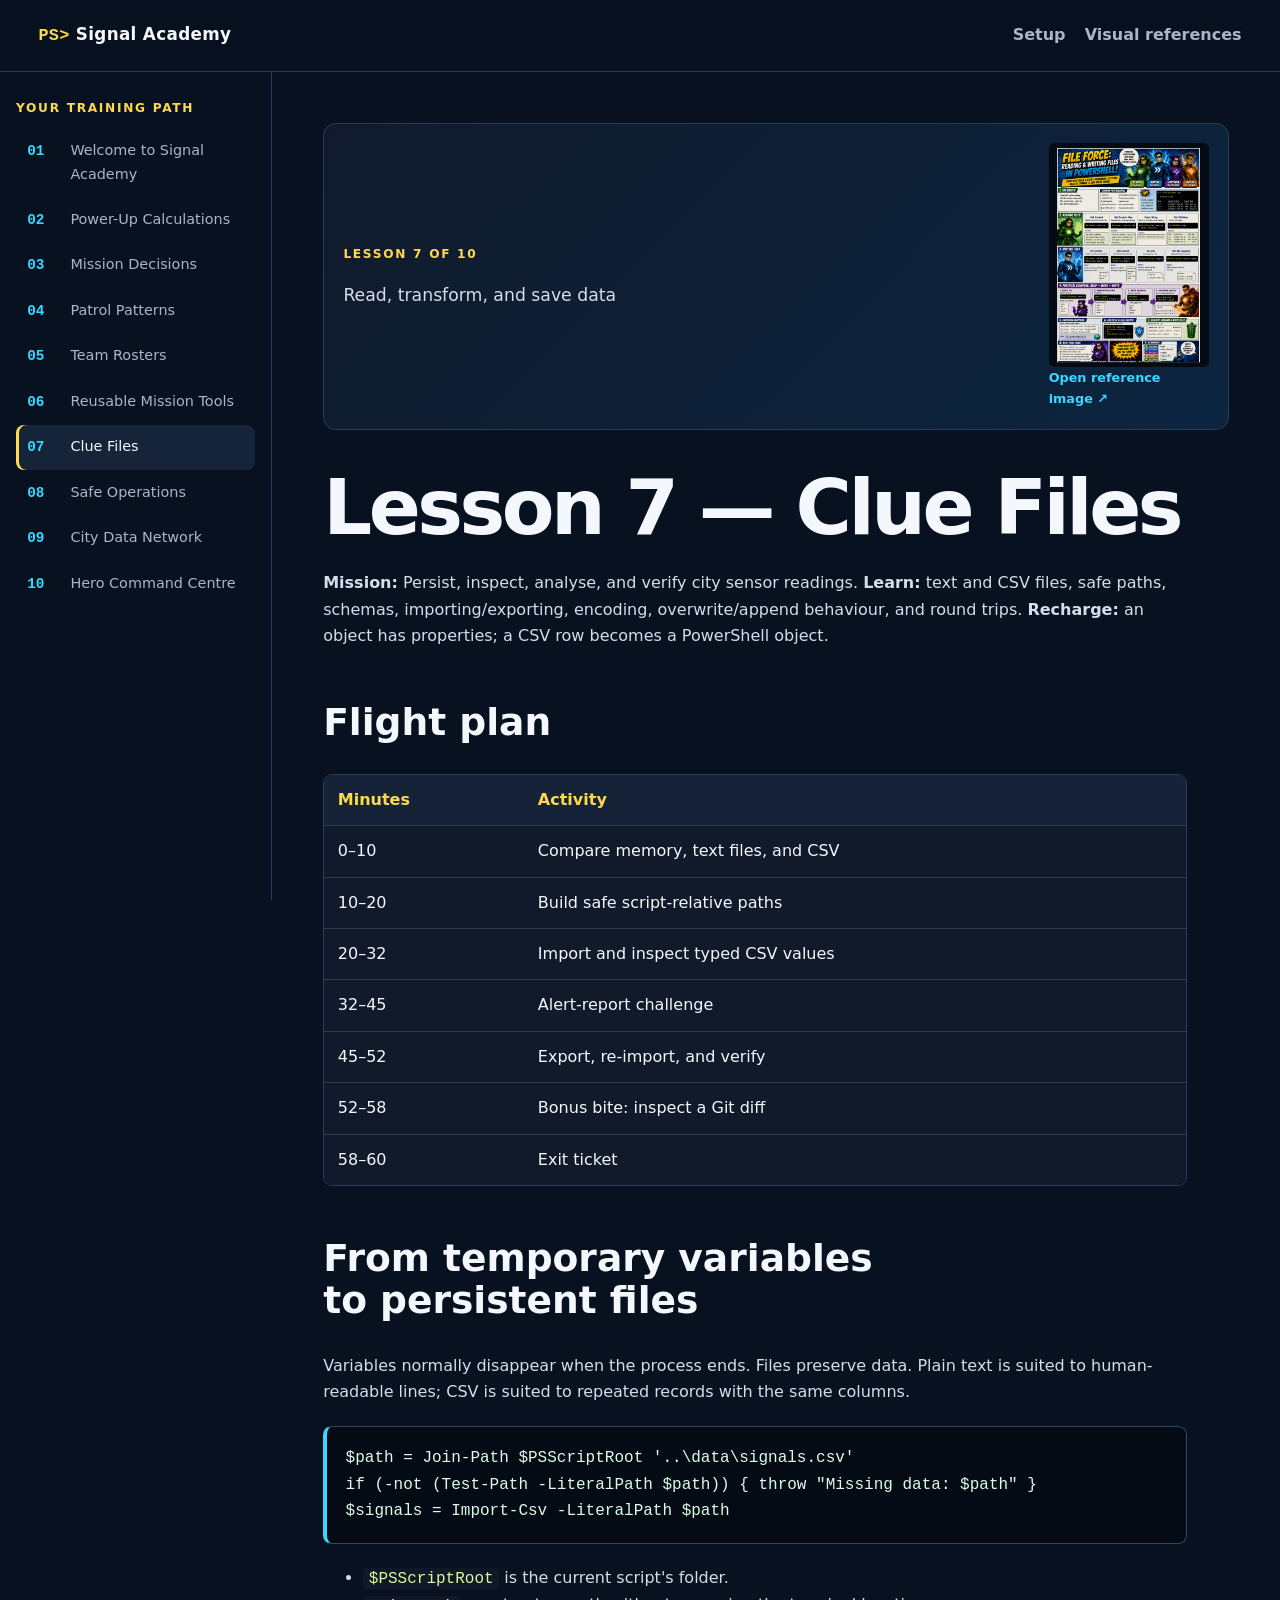
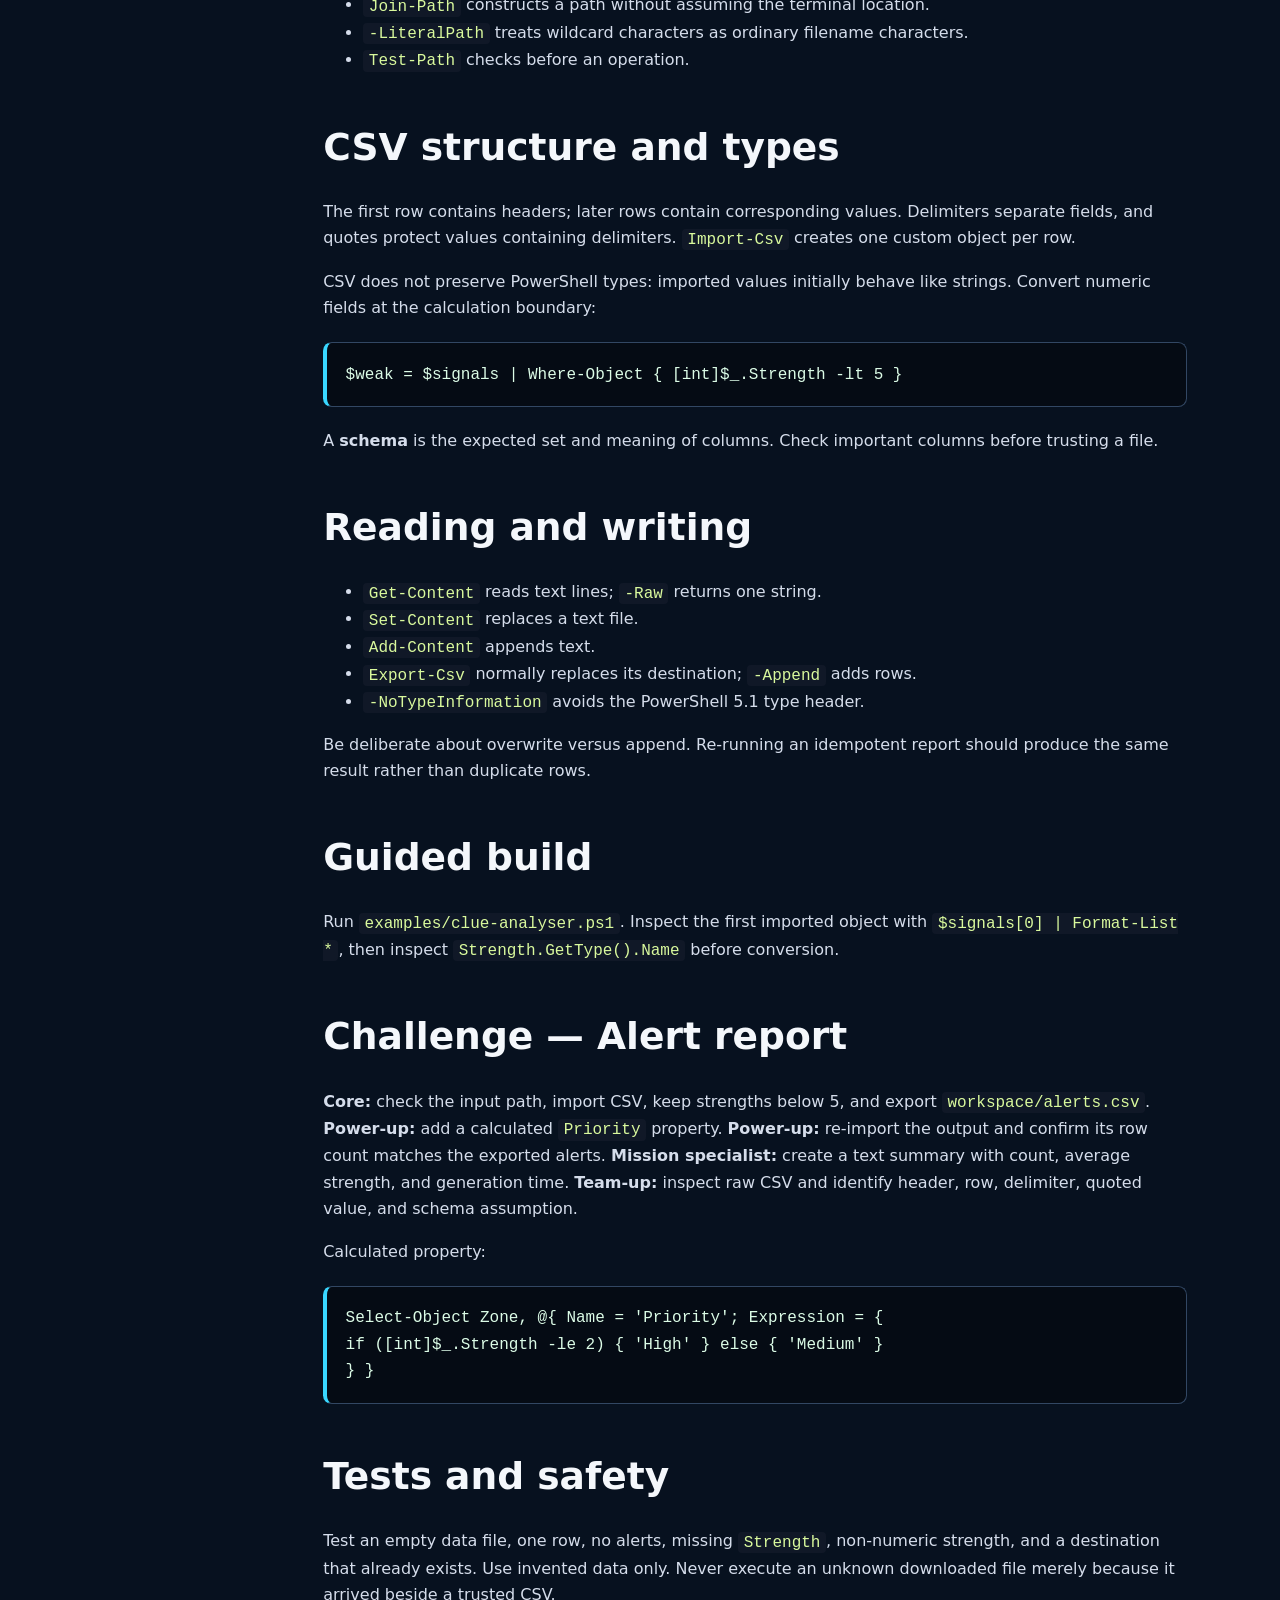
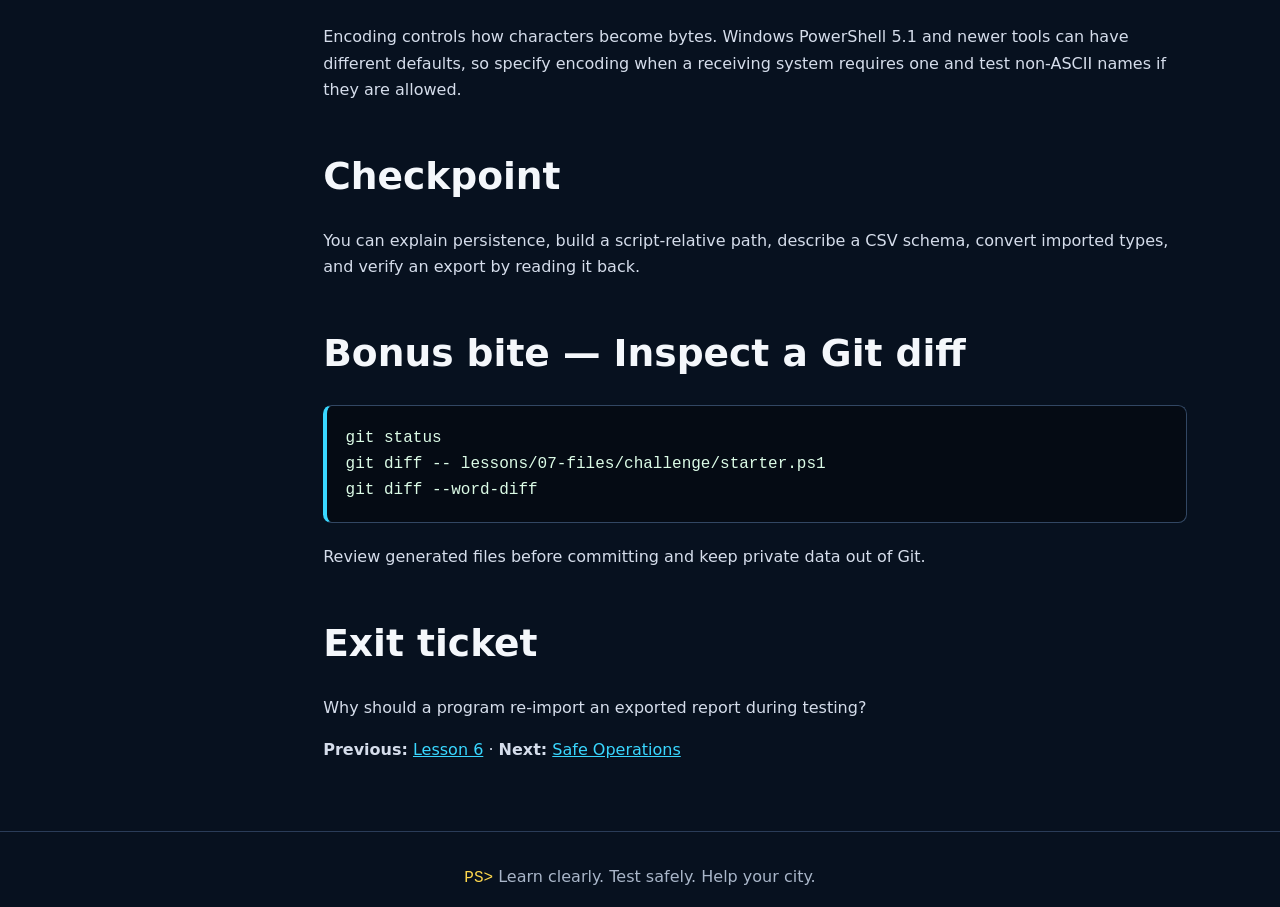
<file: lessons/07-files/index.html>
﻿<!doctype html>
<html lang="en-NZ">
<head>
  <meta charset="utf-8">
  <meta name="viewport" content="width=device-width, initial-scale=1">
  <meta name="description" content="Read, transform, and save data">
  <title>Clue Files | Signal Academy</title>
  <link rel="stylesheet" href="../../assets/course.css">
</head>
<body>
  <a class="skip-link" href="#lesson-content">Skip to lesson</a>
  <header class="site-header">
    <a class="brand" href="../../index.html"><span>PS&gt;</span> Signal Academy</a>
    <button class="nav-toggle" type="button" aria-expanded="false" aria-controls="course-nav">Lessons</button>
    <nav class="utility-nav" aria-label="Course links">
      <a href="../../setup.html">Setup</a>
      <a href="../../references.html">Visual references</a>
    </nav>
  </header>
  <div class="course-layout">
    <aside class="course-nav" id="course-nav" aria-label="Course lessons">
      <p class="eyebrow">Your training path</p>
      <a href="../../lessons/01-welcome/index.html"><span>01</span>Welcome to Signal Academy</a>
<a href="../../lessons/02-calculations/index.html"><span>02</span>Power-Up Calculations</a>
<a href="../../lessons/03-decisions/index.html"><span>03</span>Mission Decisions</a>
<a href="../../lessons/04-loops/index.html"><span>04</span>Patrol Patterns</a>
<a href="../../lessons/05-collections/index.html"><span>05</span>Team Rosters</a>
<a href="../../lessons/06-functions/index.html"><span>06</span>Reusable Mission Tools</a>
<a aria-current="page" class="active" href="../../lessons/07-files/index.html"><span>07</span>Clue Files</a>
<a href="../../lessons/08-errors/index.html"><span>08</span>Safe Operations</a>
<a href="../../lessons/09-data/index.html"><span>09</span>City Data Network</a>
<a href="../../lessons/10-command-centre/index.html"><span>10</span>Hero Command Centre</a>
    </aside>
    <main id="lesson-content" class="content-shell">
      <section class="lesson-banner">
  <div><p class="eyebrow">Lesson 7 of 10</p><p>Read, transform, and save data</p></div>
  <a href="../../Images/Final%20images/PowerShell-Reading-and-Writing-Files.png"><img src="../../Images/Final%20images/PowerShell-Reading-and-Writing-Files.png" alt="PowerShell reference for Clue Files"><span>Open reference image &nearr;</span></a>
</section>
      <article class="lesson-content">
        <h1 id="lesson-7-clue-files">Lesson 7 — Clue Files</h1>
<p><strong>Mission:</strong> Persist, inspect, analyse, and verify city sensor readings. <strong>Learn:</strong> text and CSV files, safe paths, schemas, importing/exporting, encoding, overwrite/append behaviour, and round trips. <strong>Recharge:</strong> an object has properties; a CSV row becomes a PowerShell object.</p>
<h2 id="flight-plan">Flight plan</h2>
<div class="table-wrap"><table><thead><tr>
<th>Minutes</th>
<th>Activity</th>
</tr></thead><tbody>
<tr>
<td>0–10</td>
<td>Compare memory, text files, and CSV</td>
</tr>
<tr>
<td>10–20</td>
<td>Build safe script-relative paths</td>
</tr>
<tr>
<td>20–32</td>
<td>Import and inspect typed CSV values</td>
</tr>
<tr>
<td>32–45</td>
<td>Alert-report challenge</td>
</tr>
<tr>
<td>45–52</td>
<td>Export, re-import, and verify</td>
</tr>
<tr>
<td>52–58</td>
<td>Bonus bite: inspect a Git diff</td>
</tr>
<tr>
<td>58–60</td>
<td>Exit ticket</td>
</tr>
</tbody></table></div>
<h2 id="from-temporary-variables-to-persistent-files">From temporary variables to persistent files</h2>
<p>Variables normally disappear when the process ends. Files preserve data. Plain text is suited to human-readable lines; CSV is suited to repeated records with the same columns.</p>
<pre><code class="language-powershell">$path = Join-Path $PSScriptRoot &#39;..\data\signals.csv&#39;
if (-not (Test-Path -LiteralPath $path)) { throw &quot;Missing data: $path&quot; }
$signals = Import-Csv -LiteralPath $path</code></pre>
<ul>
<li><code>$PSScriptRoot</code> is the current script&#39;s folder.</li>
<li><code>Join-Path</code> constructs a path without assuming the terminal location.</li>
<li><code>-LiteralPath</code> treats wildcard characters as ordinary filename characters.</li>
<li><code>Test-Path</code> checks before an operation.</li>
</ul>
<h2 id="csv-structure-and-types">CSV structure and types</h2>
<p>The first row contains headers; later rows contain corresponding values. Delimiters separate fields, and quotes protect values containing delimiters. <code>Import-Csv</code> creates one custom object per row.</p>
<p>CSV does not preserve PowerShell types: imported values initially behave like strings. Convert numeric fields at the calculation boundary:</p>
<pre><code class="language-powershell">$weak = $signals | Where-Object { [int]$_.Strength -lt 5 }</code></pre>
<p>A <strong>schema</strong> is the expected set and meaning of columns. Check important columns before trusting a file.</p>
<h2 id="reading-and-writing">Reading and writing</h2>
<ul>
<li><code>Get-Content</code> reads text lines; <code>-Raw</code> returns one string.</li>
<li><code>Set-Content</code> replaces a text file.</li>
<li><code>Add-Content</code> appends text.</li>
<li><code>Export-Csv</code> normally replaces its destination; <code>-Append</code> adds rows.</li>
<li><code>-NoTypeInformation</code> avoids the PowerShell 5.1 type header.</li>
</ul>
<p>Be deliberate about overwrite versus append. Re-running an idempotent report should produce the same result rather than duplicate rows.</p>
<h2 id="guided-build">Guided build</h2>
<p>Run <code>examples/clue-analyser.ps1</code>. Inspect the first imported object with <code>$signals[0] | Format-List *</code>, then inspect <code>Strength.GetType().Name</code> before conversion.</p>
<h2 id="challenge-alert-report">Challenge — Alert report</h2>
<p><strong>Core:</strong> check the input path, import CSV, keep strengths below 5, and export <code>workspace/alerts.csv</code>. <strong>Power-up:</strong> add a calculated <code>Priority</code> property. <strong>Power-up:</strong> re-import the output and confirm its row count matches the exported alerts. <strong>Mission specialist:</strong> create a text summary with count, average strength, and generation time. <strong>Team-up:</strong> inspect raw CSV and identify header, row, delimiter, quoted value, and schema assumption.</p>
<p>Calculated property:</p>
<pre><code class="language-powershell">Select-Object Zone, @{ Name = &#39;Priority&#39;; Expression = {
if ([int]$_.Strength -le 2) { &#39;High&#39; } else { &#39;Medium&#39; }
} }</code></pre>
<h2 id="tests-and-safety">Tests and safety</h2>
<p>Test an empty data file, one row, no alerts, missing <code>Strength</code>, non-numeric strength, and a destination that already exists. Use invented data only. Never execute an unknown downloaded file merely because it arrived beside a trusted CSV.</p>
<p>Encoding controls how characters become bytes. Windows PowerShell 5.1 and newer tools can have different defaults, so specify encoding when a receiving system requires one and test non-ASCII names if they are allowed.</p>
<h2 id="checkpoint">Checkpoint</h2>
<p>You can explain persistence, build a script-relative path, describe a CSV schema, convert imported types, and verify an export by reading it back.</p>
<h2 id="bonus-bite-inspect-a-git-diff">Bonus bite — Inspect a Git diff</h2>
<pre><code class="language-powershell">git status
git diff -- lessons/07-files/challenge/starter.ps1
git diff --word-diff</code></pre>
<p>Review generated files before committing and keep private data out of Git.</p>
<h2 id="exit-ticket">Exit ticket</h2>
<p>Why should a program re-import an exported report during testing?</p>
<p><strong>Previous:</strong> <a href="../06-functions/index.html">Lesson 6</a> &#183; <strong>Next:</strong> <a href="../08-errors/index.html">Safe Operations</a></p>
      </article>
    </main>
  </div>
  <footer><span>PS&gt;</span> Learn clearly. Test safely. Help your city.</footer>
  <script src="../../assets/course.js"></script>
</body>
</html>
</file>
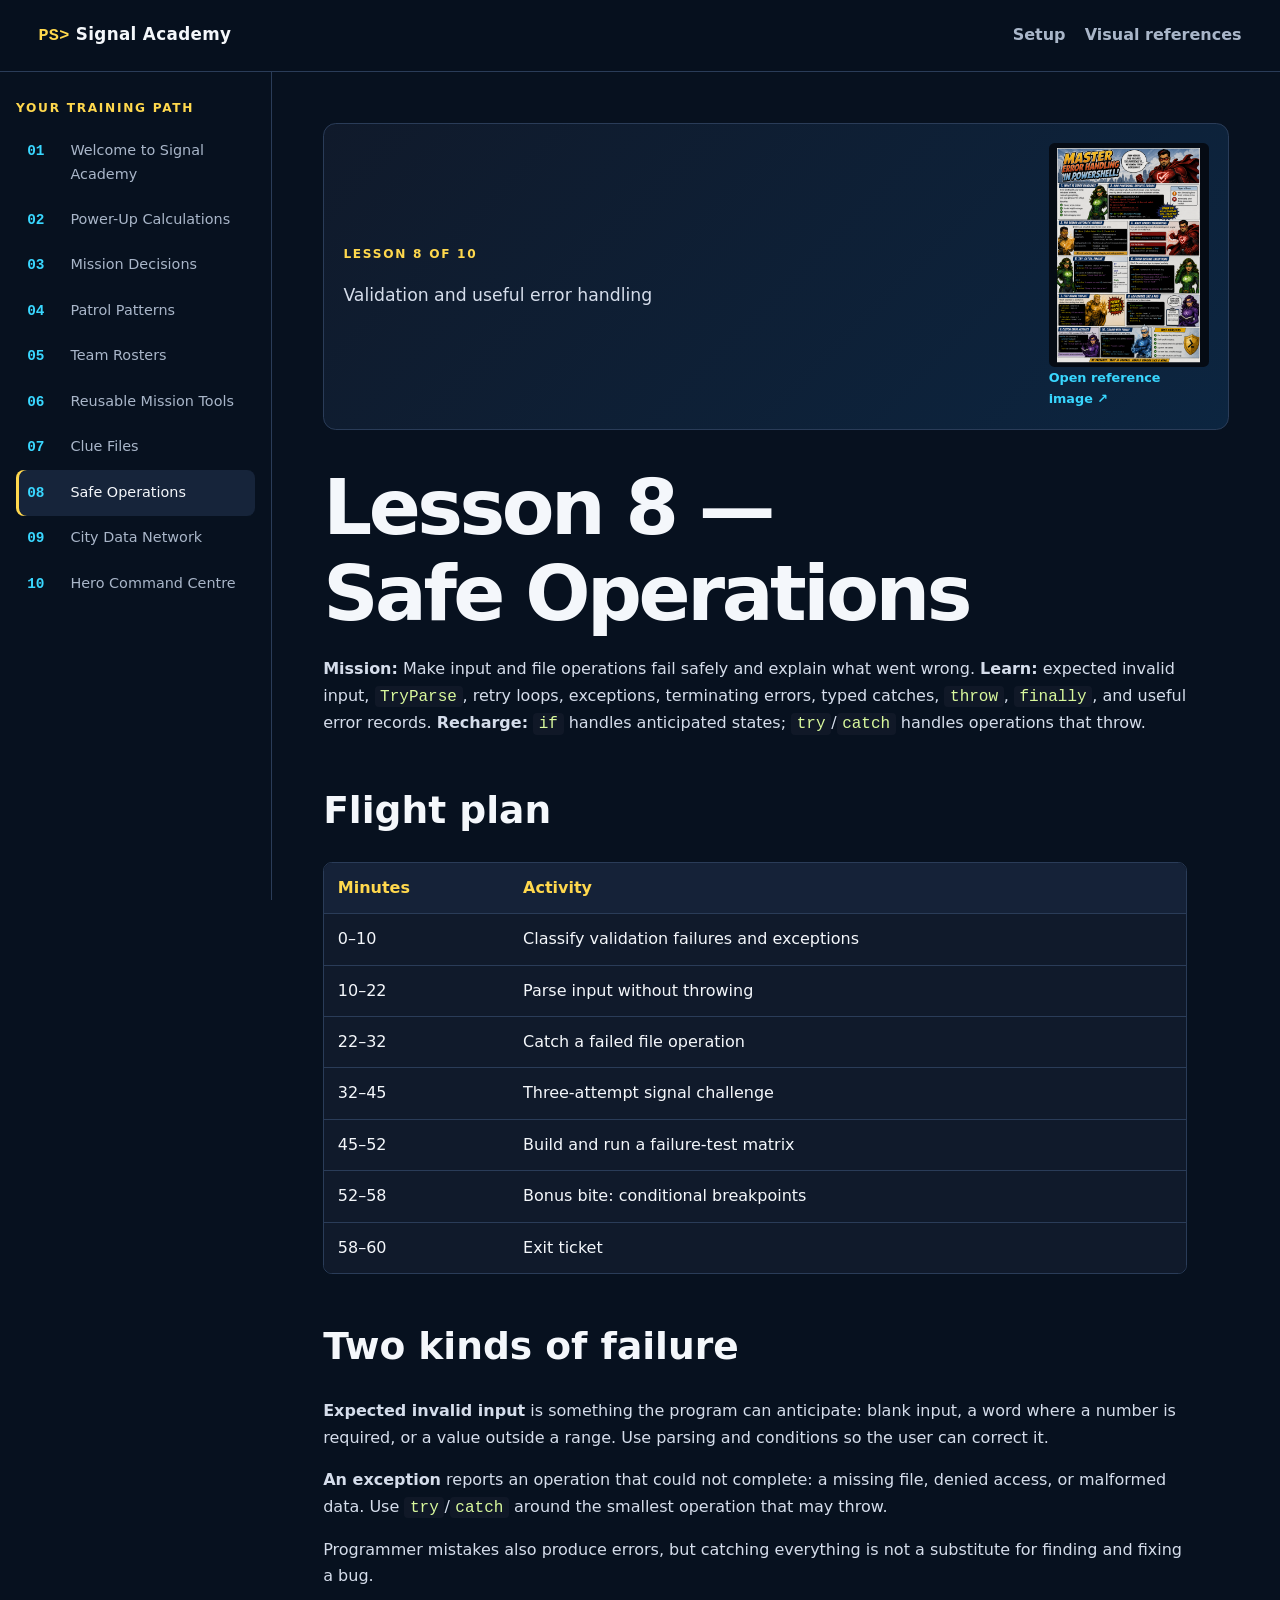
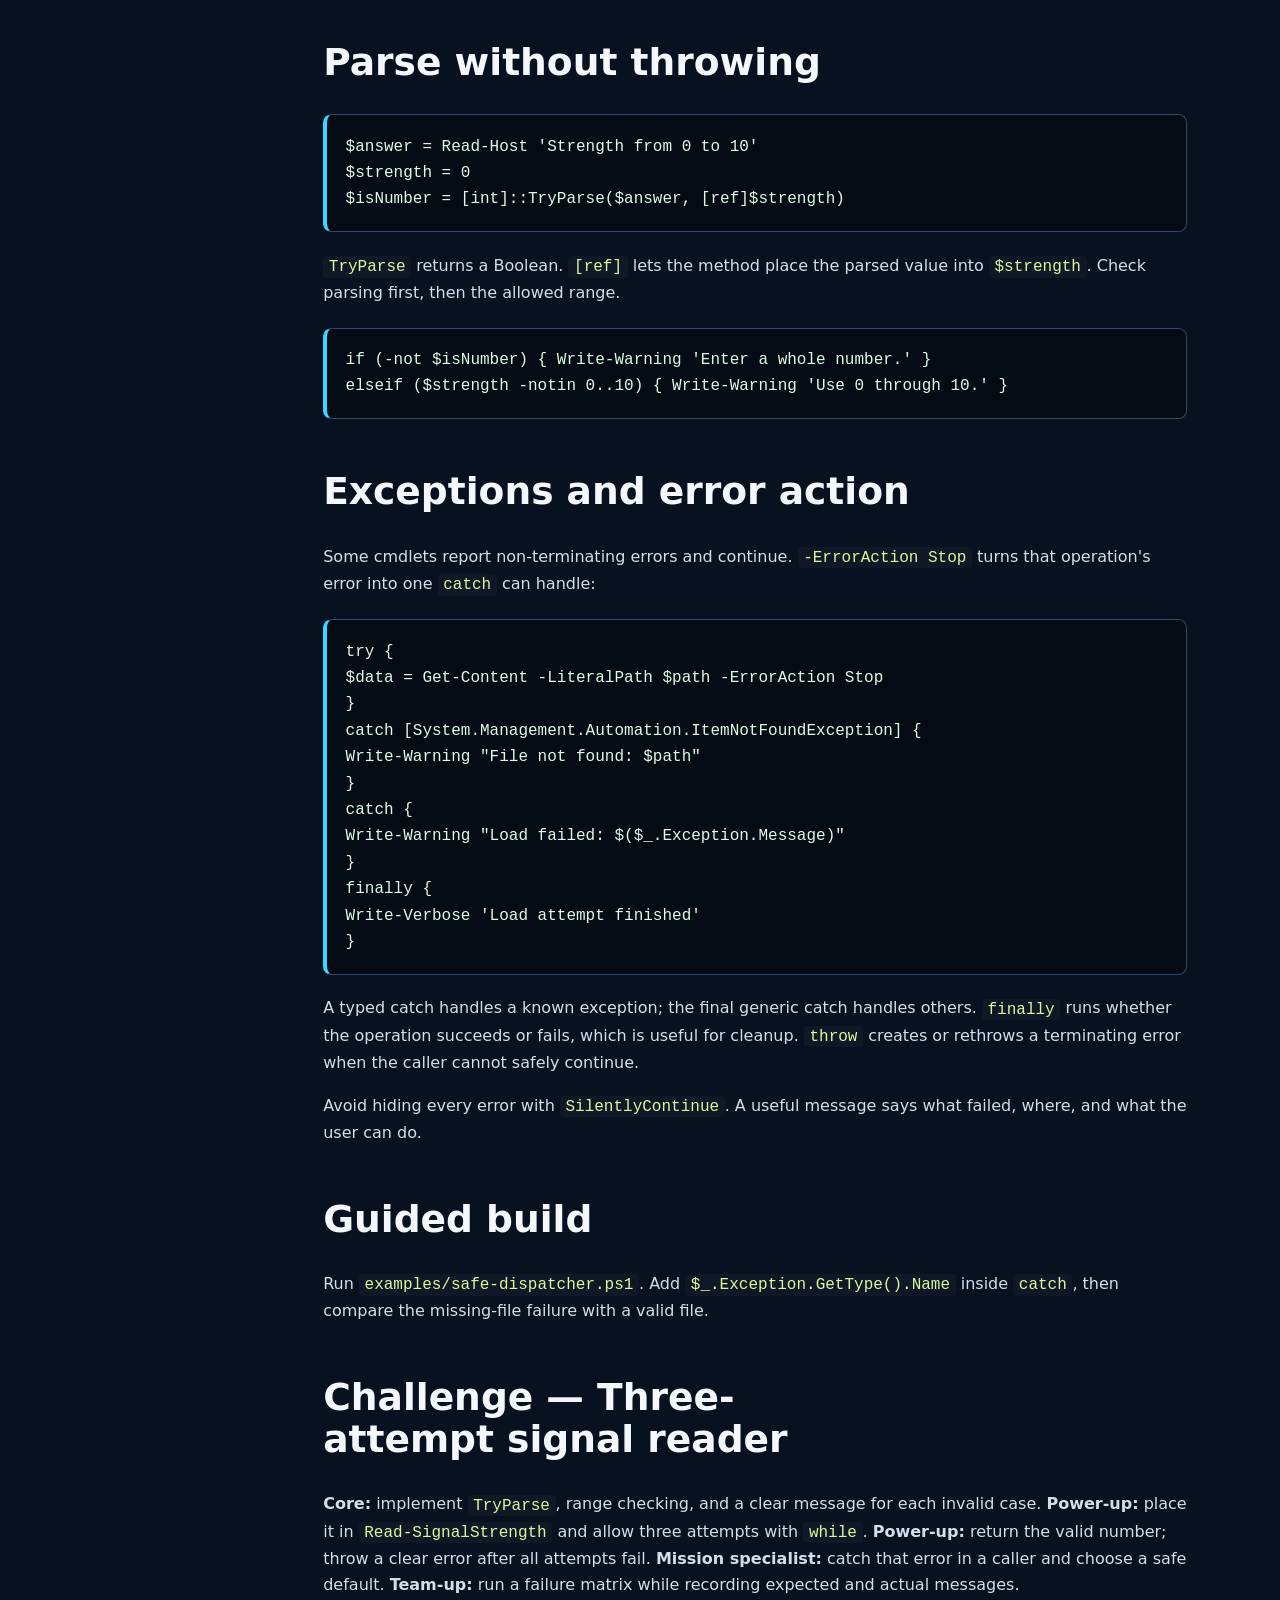
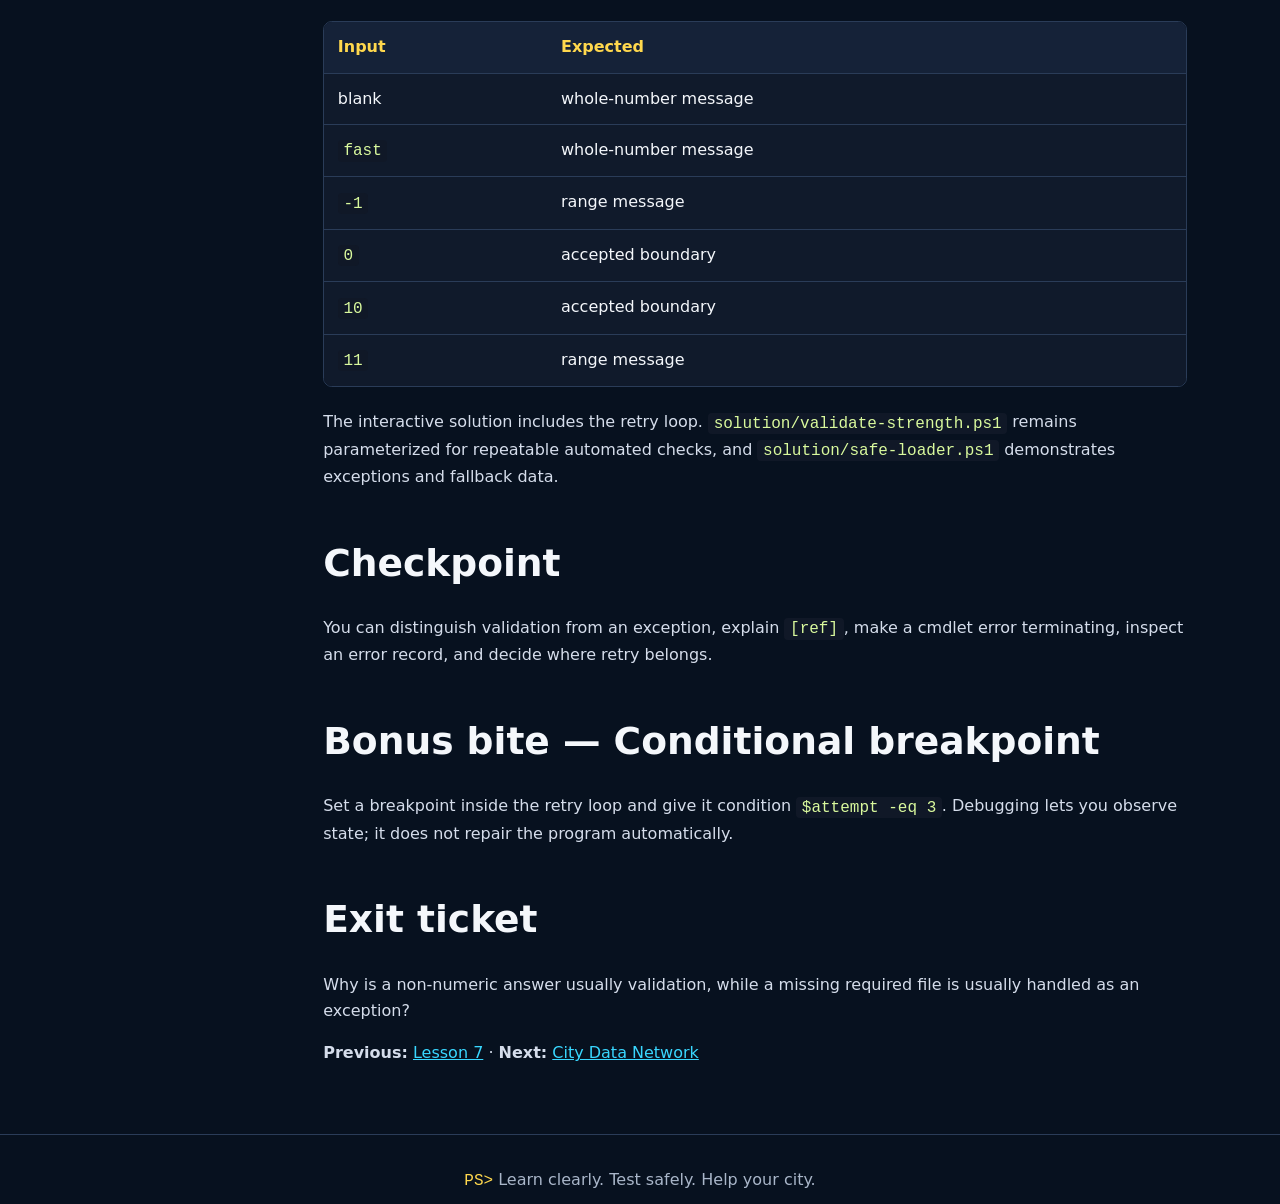
<file: lessons/08-errors/index.html>
﻿<!doctype html>
<html lang="en-NZ">
<head>
  <meta charset="utf-8">
  <meta name="viewport" content="width=device-width, initial-scale=1">
  <meta name="description" content="Validation and useful error handling">
  <title>Safe Operations | Signal Academy</title>
  <link rel="stylesheet" href="../../assets/course.css">
</head>
<body>
  <a class="skip-link" href="#lesson-content">Skip to lesson</a>
  <header class="site-header">
    <a class="brand" href="../../index.html"><span>PS&gt;</span> Signal Academy</a>
    <button class="nav-toggle" type="button" aria-expanded="false" aria-controls="course-nav">Lessons</button>
    <nav class="utility-nav" aria-label="Course links">
      <a href="../../setup.html">Setup</a>
      <a href="../../references.html">Visual references</a>
    </nav>
  </header>
  <div class="course-layout">
    <aside class="course-nav" id="course-nav" aria-label="Course lessons">
      <p class="eyebrow">Your training path</p>
      <a href="../../lessons/01-welcome/index.html"><span>01</span>Welcome to Signal Academy</a>
<a href="../../lessons/02-calculations/index.html"><span>02</span>Power-Up Calculations</a>
<a href="../../lessons/03-decisions/index.html"><span>03</span>Mission Decisions</a>
<a href="../../lessons/04-loops/index.html"><span>04</span>Patrol Patterns</a>
<a href="../../lessons/05-collections/index.html"><span>05</span>Team Rosters</a>
<a href="../../lessons/06-functions/index.html"><span>06</span>Reusable Mission Tools</a>
<a href="../../lessons/07-files/index.html"><span>07</span>Clue Files</a>
<a aria-current="page" class="active" href="../../lessons/08-errors/index.html"><span>08</span>Safe Operations</a>
<a href="../../lessons/09-data/index.html"><span>09</span>City Data Network</a>
<a href="../../lessons/10-command-centre/index.html"><span>10</span>Hero Command Centre</a>
    </aside>
    <main id="lesson-content" class="content-shell">
      <section class="lesson-banner">
  <div><p class="eyebrow">Lesson 8 of 10</p><p>Validation and useful error handling</p></div>
  <a href="../../Images/Final%20images/PowerShell-Error-Handling.png"><img src="../../Images/Final%20images/PowerShell-Error-Handling.png" alt="PowerShell reference for Safe Operations"><span>Open reference image &nearr;</span></a>
</section>
      <article class="lesson-content">
        <h1 id="lesson-8-safe-operations">Lesson 8 — Safe Operations</h1>
<p><strong>Mission:</strong> Make input and file operations fail safely and explain what went wrong. <strong>Learn:</strong> expected invalid input, <code>TryParse</code>, retry loops, exceptions, terminating errors, typed catches, <code>throw</code>, <code>finally</code>, and useful error records. <strong>Recharge:</strong> <code>if</code> handles anticipated states; <code>try</code>/<code>catch</code> handles operations that throw.</p>
<h2 id="flight-plan">Flight plan</h2>
<div class="table-wrap"><table><thead><tr>
<th>Minutes</th>
<th>Activity</th>
</tr></thead><tbody>
<tr>
<td>0–10</td>
<td>Classify validation failures and exceptions</td>
</tr>
<tr>
<td>10–22</td>
<td>Parse input without throwing</td>
</tr>
<tr>
<td>22–32</td>
<td>Catch a failed file operation</td>
</tr>
<tr>
<td>32–45</td>
<td>Three-attempt signal challenge</td>
</tr>
<tr>
<td>45–52</td>
<td>Build and run a failure-test matrix</td>
</tr>
<tr>
<td>52–58</td>
<td>Bonus bite: conditional breakpoints</td>
</tr>
<tr>
<td>58–60</td>
<td>Exit ticket</td>
</tr>
</tbody></table></div>
<h2 id="two-kinds-of-failure">Two kinds of failure</h2>
<p><strong>Expected invalid input</strong> is something the program can anticipate: blank input, a word where a number is required, or a value outside a range. Use parsing and conditions so the user can correct it.</p>
<p><strong>An exception</strong> reports an operation that could not complete: a missing file, denied access, or malformed data. Use <code>try</code>/<code>catch</code> around the smallest operation that may throw.</p>
<p>Programmer mistakes also produce errors, but catching everything is not a substitute for finding and fixing a bug.</p>
<h2 id="parse-without-throwing">Parse without throwing</h2>
<pre><code class="language-powershell">$answer = Read-Host &#39;Strength from 0 to 10&#39;
$strength = 0
$isNumber = [int]::TryParse($answer, [ref]$strength)</code></pre>
<p><code>TryParse</code> returns a Boolean. <code>[ref]</code> lets the method place the parsed value into <code>$strength</code>. Check parsing first, then the allowed range.</p>
<pre><code class="language-powershell">if (-not $isNumber) { Write-Warning &#39;Enter a whole number.&#39; }
elseif ($strength -notin 0..10) { Write-Warning &#39;Use 0 through 10.&#39; }</code></pre>
<h2 id="exceptions-and-error-action">Exceptions and error action</h2>
<p>Some cmdlets report non-terminating errors and continue. <code>-ErrorAction Stop</code> turns that operation&#39;s error into one <code>catch</code> can handle:</p>
<pre><code class="language-powershell">try {
$data = Get-Content -LiteralPath $path -ErrorAction Stop
}
catch [System.Management.Automation.ItemNotFoundException] {
Write-Warning &quot;File not found: $path&quot;
}
catch {
Write-Warning &quot;Load failed: $($_.Exception.Message)&quot;
}
finally {
Write-Verbose &#39;Load attempt finished&#39;
}</code></pre>
<p>A typed catch handles a known exception; the final generic catch handles others. <code>finally</code> runs whether the operation succeeds or fails, which is useful for cleanup. <code>throw</code> creates or rethrows a terminating error when the caller cannot safely continue.</p>
<p>Avoid hiding every error with <code>SilentlyContinue</code>. A useful message says what failed, where, and what the user can do.</p>
<h2 id="guided-build">Guided build</h2>
<p>Run <code>examples/safe-dispatcher.ps1</code>. Add <code>$_.Exception.GetType().Name</code> inside <code>catch</code>, then compare the missing-file failure with a valid file.</p>
<h2 id="challenge-three-attempt-signal-reader">Challenge — Three-attempt signal reader</h2>
<p><strong>Core:</strong> implement <code>TryParse</code>, range checking, and a clear message for each invalid case. <strong>Power-up:</strong> place it in <code>Read-SignalStrength</code> and allow three attempts with <code>while</code>. <strong>Power-up:</strong> return the valid number; throw a clear error after all attempts fail. <strong>Mission specialist:</strong> catch that error in a caller and choose a safe default. <strong>Team-up:</strong> run a failure matrix while recording expected and actual messages.</p>
<div class="table-wrap"><table><thead><tr>
<th>Input</th>
<th>Expected</th>
</tr></thead><tbody>
<tr>
<td>blank</td>
<td>whole-number message</td>
</tr>
<tr>
<td><code>fast</code></td>
<td>whole-number message</td>
</tr>
<tr>
<td><code>-1</code></td>
<td>range message</td>
</tr>
<tr>
<td><code>0</code></td>
<td>accepted boundary</td>
</tr>
<tr>
<td><code>10</code></td>
<td>accepted boundary</td>
</tr>
<tr>
<td><code>11</code></td>
<td>range message</td>
</tr>
</tbody></table></div>
<p>The interactive solution includes the retry loop. <code>solution/validate-strength.ps1</code> remains parameterized for repeatable automated checks, and <code>solution/safe-loader.ps1</code> demonstrates exceptions and fallback data.</p>
<h2 id="checkpoint">Checkpoint</h2>
<p>You can distinguish validation from an exception, explain <code>[ref]</code>, make a cmdlet error terminating, inspect an error record, and decide where retry belongs.</p>
<h2 id="bonus-bite-conditional-breakpoint">Bonus bite — Conditional breakpoint</h2>
<p>Set a breakpoint inside the retry loop and give it condition <code>$attempt -eq 3</code>. Debugging lets you observe state; it does not repair the program automatically.</p>
<h2 id="exit-ticket">Exit ticket</h2>
<p>Why is a non-numeric answer usually validation, while a missing required file is usually handled as an exception?</p>
<p><strong>Previous:</strong> <a href="../07-files/index.html">Lesson 7</a> &#183; <strong>Next:</strong> <a href="../09-data/index.html">City Data Network</a></p>
      </article>
    </main>
  </div>
  <footer><span>PS&gt;</span> Learn clearly. Test safely. Help your city.</footer>
  <script src="../../assets/course.js"></script>
</body>
</html>
</file>
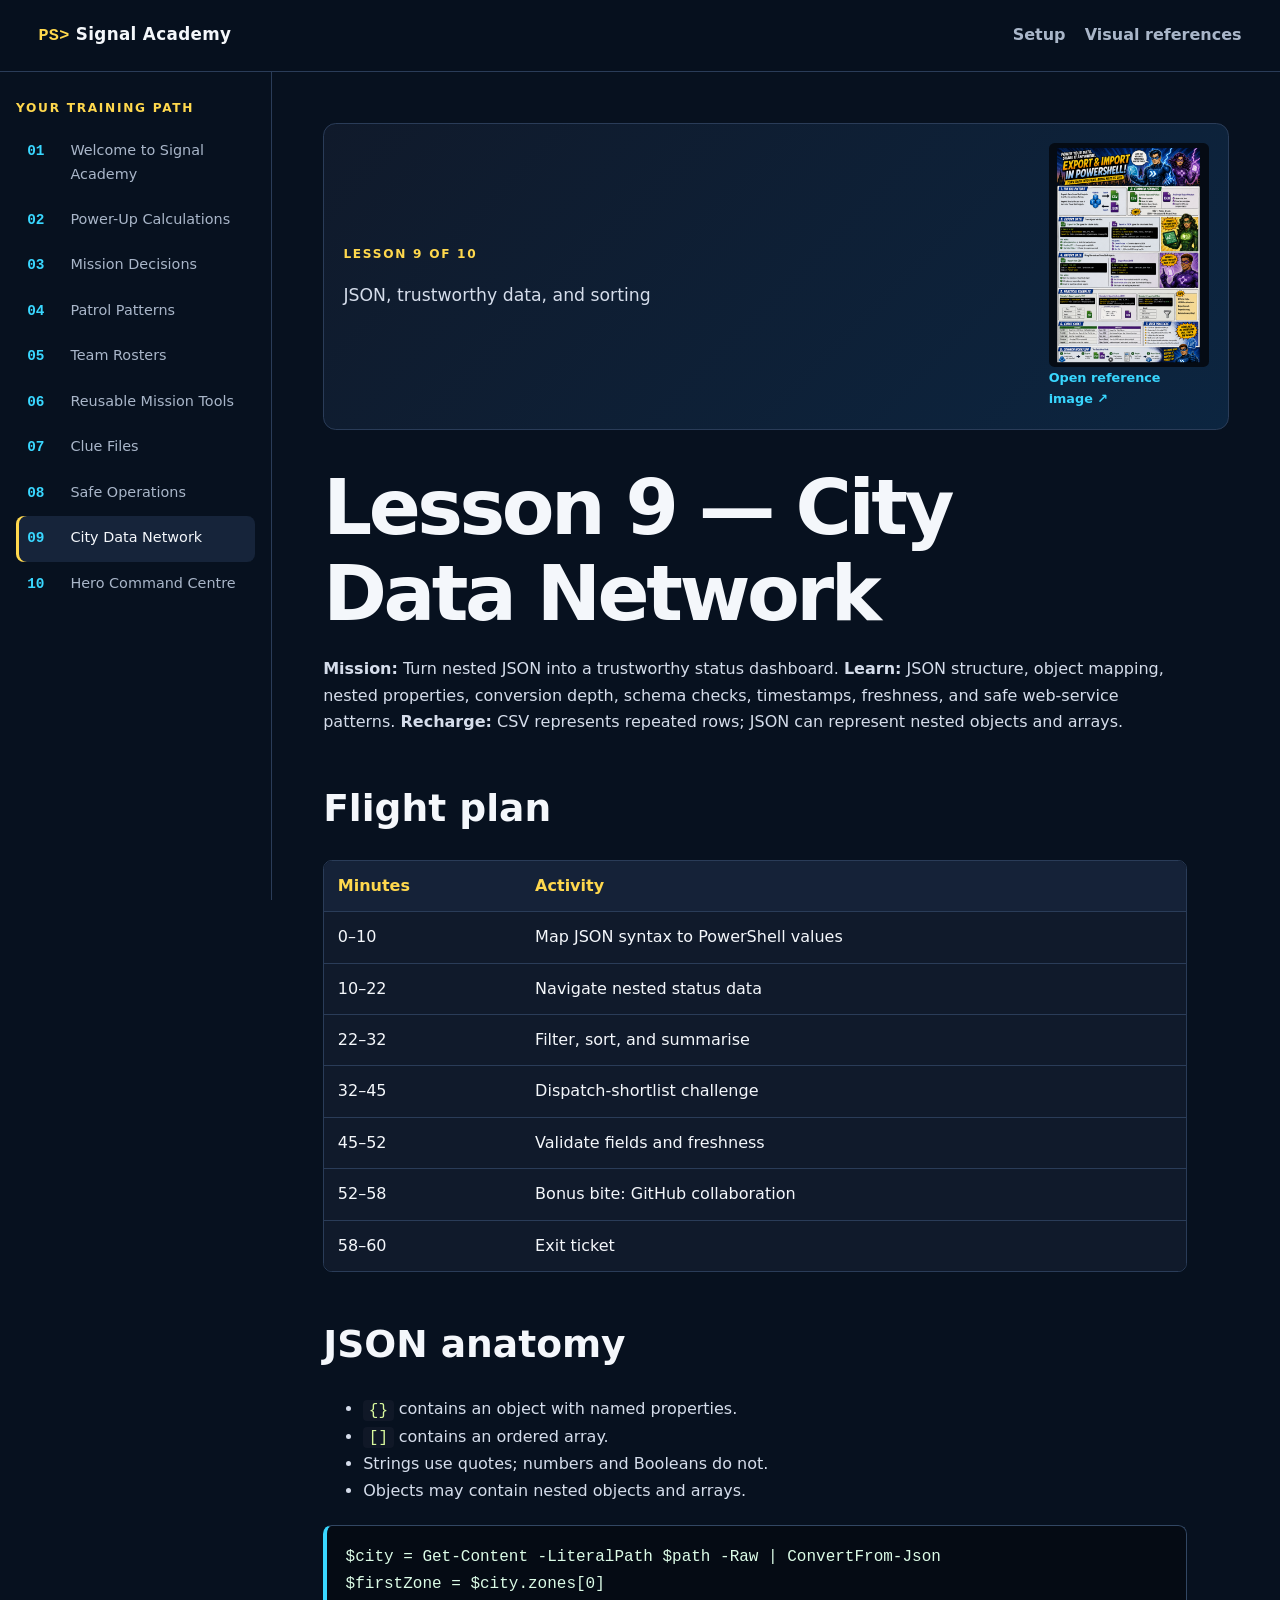
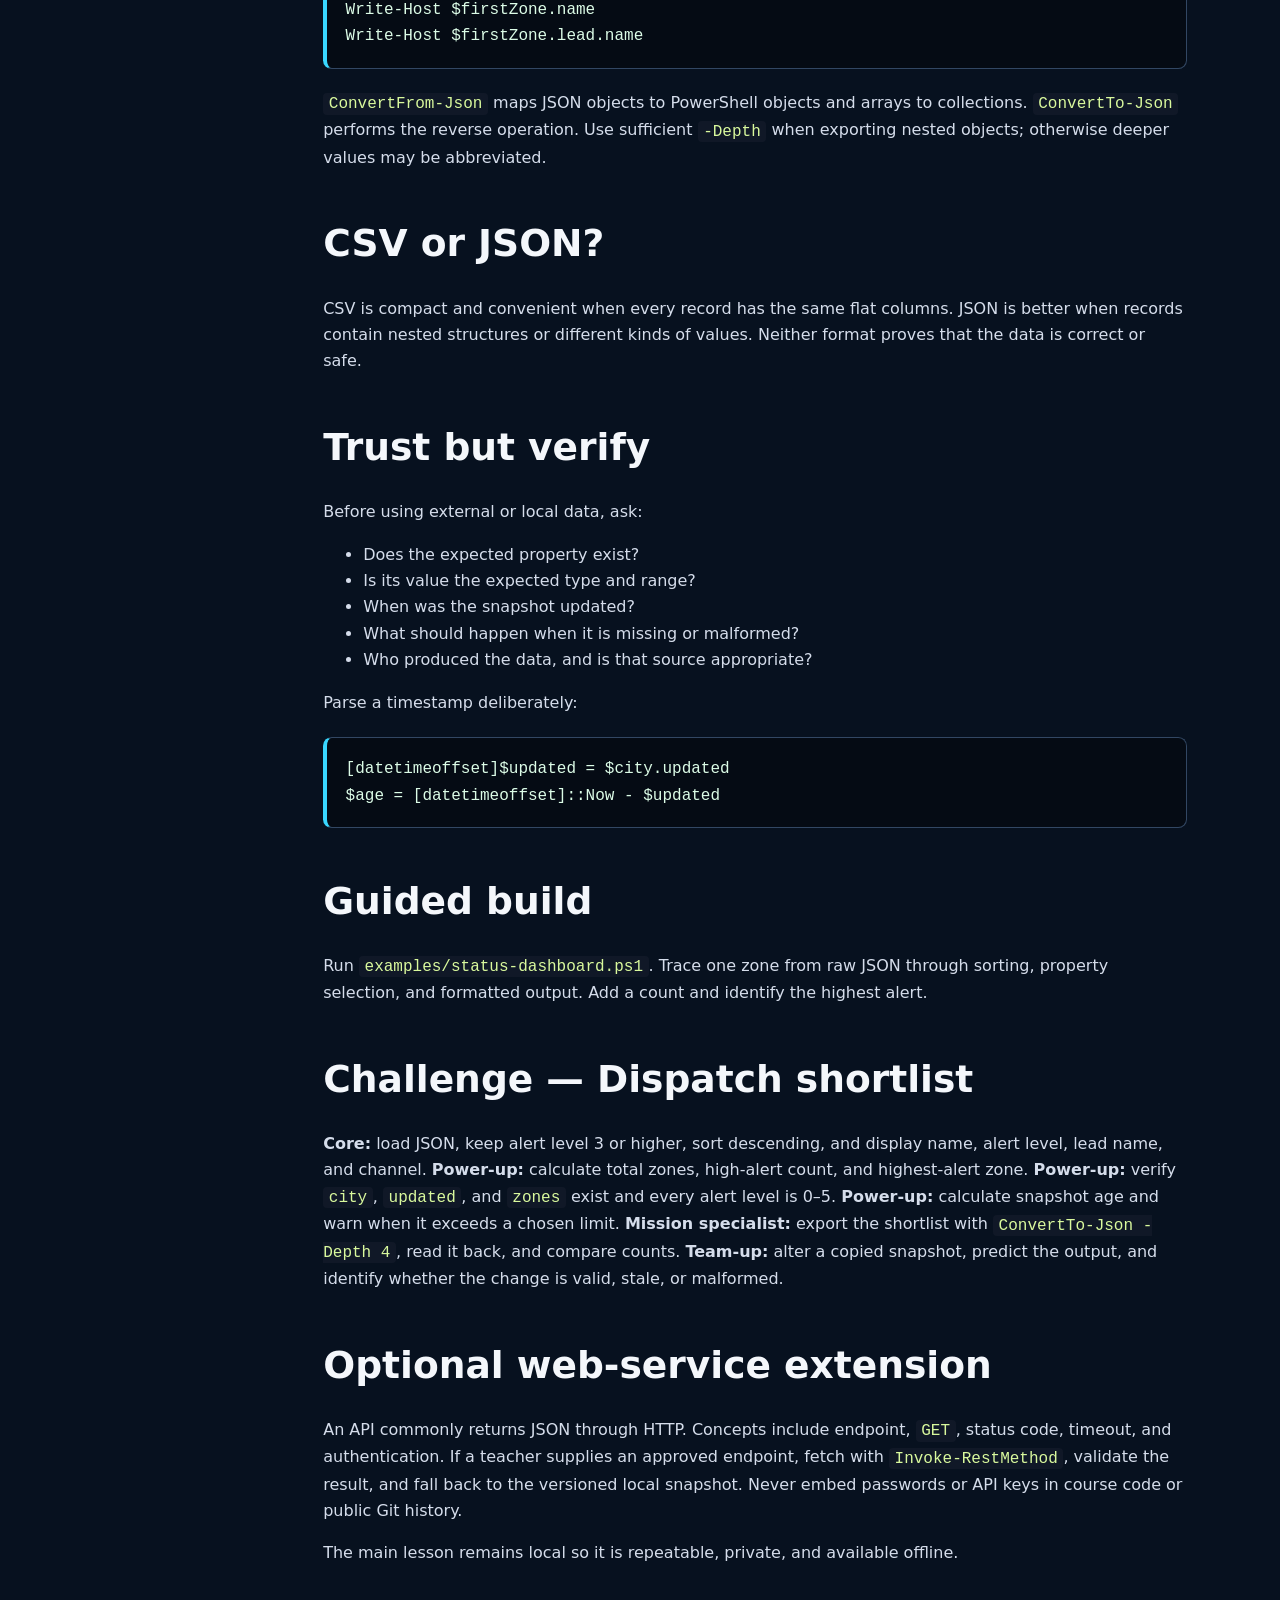
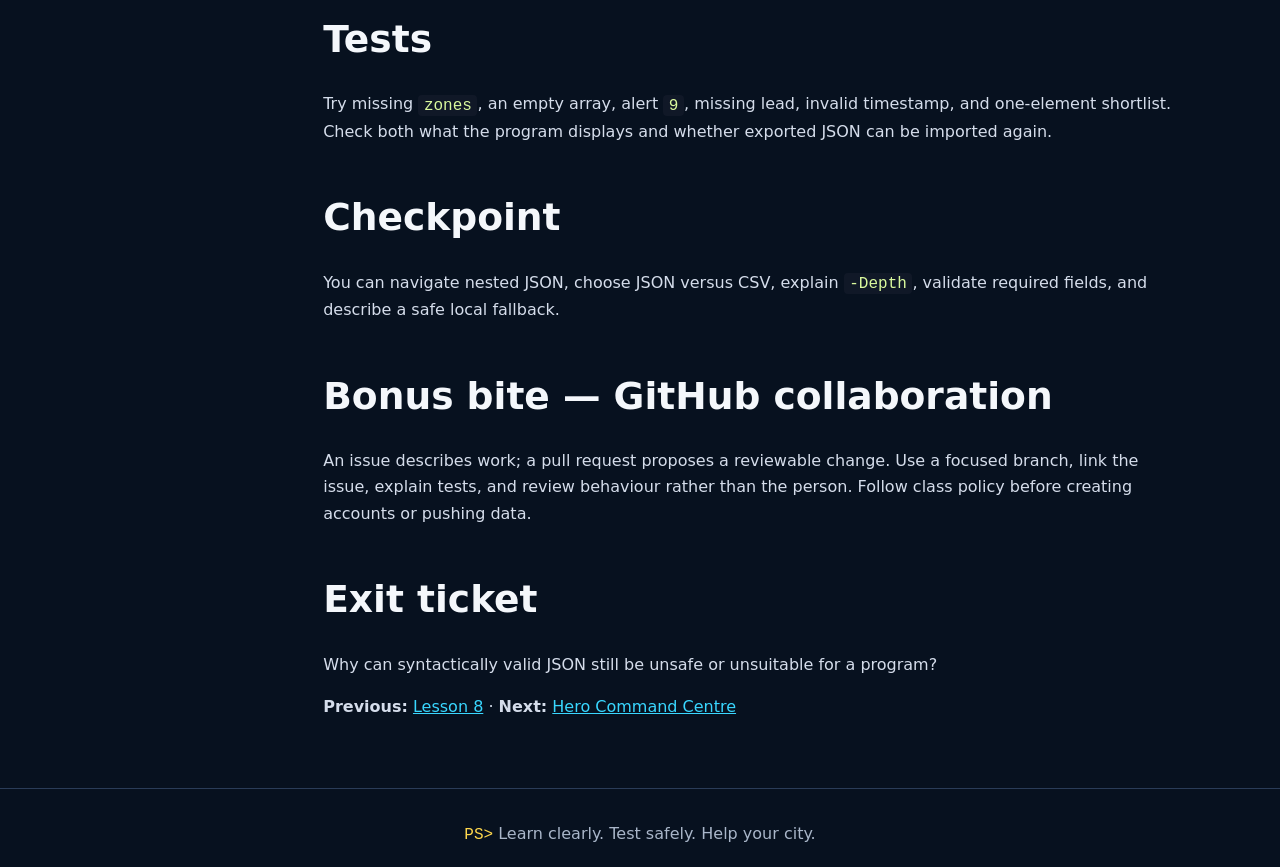
<file: lessons/09-data/index.html>
﻿<!doctype html>
<html lang="en-NZ">
<head>
  <meta charset="utf-8">
  <meta name="viewport" content="width=device-width, initial-scale=1">
  <meta name="description" content="JSON, trustworthy data, and sorting">
  <title>City Data Network | Signal Academy</title>
  <link rel="stylesheet" href="../../assets/course.css">
</head>
<body>
  <a class="skip-link" href="#lesson-content">Skip to lesson</a>
  <header class="site-header">
    <a class="brand" href="../../index.html"><span>PS&gt;</span> Signal Academy</a>
    <button class="nav-toggle" type="button" aria-expanded="false" aria-controls="course-nav">Lessons</button>
    <nav class="utility-nav" aria-label="Course links">
      <a href="../../setup.html">Setup</a>
      <a href="../../references.html">Visual references</a>
    </nav>
  </header>
  <div class="course-layout">
    <aside class="course-nav" id="course-nav" aria-label="Course lessons">
      <p class="eyebrow">Your training path</p>
      <a href="../../lessons/01-welcome/index.html"><span>01</span>Welcome to Signal Academy</a>
<a href="../../lessons/02-calculations/index.html"><span>02</span>Power-Up Calculations</a>
<a href="../../lessons/03-decisions/index.html"><span>03</span>Mission Decisions</a>
<a href="../../lessons/04-loops/index.html"><span>04</span>Patrol Patterns</a>
<a href="../../lessons/05-collections/index.html"><span>05</span>Team Rosters</a>
<a href="../../lessons/06-functions/index.html"><span>06</span>Reusable Mission Tools</a>
<a href="../../lessons/07-files/index.html"><span>07</span>Clue Files</a>
<a href="../../lessons/08-errors/index.html"><span>08</span>Safe Operations</a>
<a aria-current="page" class="active" href="../../lessons/09-data/index.html"><span>09</span>City Data Network</a>
<a href="../../lessons/10-command-centre/index.html"><span>10</span>Hero Command Centre</a>
    </aside>
    <main id="lesson-content" class="content-shell">
      <section class="lesson-banner">
  <div><p class="eyebrow">Lesson 9 of 10</p><p>JSON, trustworthy data, and sorting</p></div>
  <a href="../../Images/Final%20images/PowerShell-Export-and-Import.png"><img src="../../Images/Final%20images/PowerShell-Export-and-Import.png" alt="PowerShell reference for City Data Network"><span>Open reference image &nearr;</span></a>
</section>
      <article class="lesson-content">
        <h1 id="lesson-9-city-data-network">Lesson 9 — City Data Network</h1>
<p><strong>Mission:</strong> Turn nested JSON into a trustworthy status dashboard. <strong>Learn:</strong> JSON structure, object mapping, nested properties, conversion depth, schema checks, timestamps, freshness, and safe web-service patterns. <strong>Recharge:</strong> CSV represents repeated rows; JSON can represent nested objects and arrays.</p>
<h2 id="flight-plan">Flight plan</h2>
<div class="table-wrap"><table><thead><tr>
<th>Minutes</th>
<th>Activity</th>
</tr></thead><tbody>
<tr>
<td>0–10</td>
<td>Map JSON syntax to PowerShell values</td>
</tr>
<tr>
<td>10–22</td>
<td>Navigate nested status data</td>
</tr>
<tr>
<td>22–32</td>
<td>Filter, sort, and summarise</td>
</tr>
<tr>
<td>32–45</td>
<td>Dispatch-shortlist challenge</td>
</tr>
<tr>
<td>45–52</td>
<td>Validate fields and freshness</td>
</tr>
<tr>
<td>52–58</td>
<td>Bonus bite: GitHub collaboration</td>
</tr>
<tr>
<td>58–60</td>
<td>Exit ticket</td>
</tr>
</tbody></table></div>
<h2 id="json-anatomy">JSON anatomy</h2>
<ul>
<li><code>{}</code> contains an object with named properties.</li>
<li><code>[]</code> contains an ordered array.</li>
<li>Strings use quotes; numbers and Booleans do not.</li>
<li>Objects may contain nested objects and arrays.</li>
</ul>
<pre><code class="language-powershell">$city = Get-Content -LiteralPath $path -Raw | ConvertFrom-Json
$firstZone = $city.zones[0]
Write-Host $firstZone.name
Write-Host $firstZone.lead.name</code></pre>
<p><code>ConvertFrom-Json</code> maps JSON objects to PowerShell objects and arrays to collections. <code>ConvertTo-Json</code> performs the reverse operation. Use sufficient <code>-Depth</code> when exporting nested objects; otherwise deeper values may be abbreviated.</p>
<h2 id="csv-or-json">CSV or JSON?</h2>
<p>CSV is compact and convenient when every record has the same flat columns. JSON is better when records contain nested structures or different kinds of values. Neither format proves that the data is correct or safe.</p>
<h2 id="trust-but-verify">Trust but verify</h2>
<p>Before using external or local data, ask:</p>
<ul>
<li>Does the expected property exist?</li>
<li>Is its value the expected type and range?</li>
<li>When was the snapshot updated?</li>
<li>What should happen when it is missing or malformed?</li>
<li>Who produced the data, and is that source appropriate?</li>
</ul>
<p>Parse a timestamp deliberately:</p>
<pre><code class="language-powershell">[datetimeoffset]$updated = $city.updated
$age = [datetimeoffset]::Now - $updated</code></pre>
<h2 id="guided-build">Guided build</h2>
<p>Run <code>examples/status-dashboard.ps1</code>. Trace one zone from raw JSON through sorting, property selection, and formatted output. Add a count and identify the highest alert.</p>
<h2 id="challenge-dispatch-shortlist">Challenge — Dispatch shortlist</h2>
<p><strong>Core:</strong> load JSON, keep alert level 3 or higher, sort descending, and display name, alert level, lead name, and channel. <strong>Power-up:</strong> calculate total zones, high-alert count, and highest-alert zone. <strong>Power-up:</strong> verify <code>city</code>, <code>updated</code>, and <code>zones</code> exist and every alert level is 0–5. <strong>Power-up:</strong> calculate snapshot age and warn when it exceeds a chosen limit. <strong>Mission specialist:</strong> export the shortlist with <code>ConvertTo-Json -Depth 4</code>, read it back, and compare counts. <strong>Team-up:</strong> alter a copied snapshot, predict the output, and identify whether the change is valid, stale, or malformed.</p>
<h2 id="optional-web-service-extension">Optional web-service extension</h2>
<p>An API commonly returns JSON through HTTP. Concepts include endpoint, <code>GET</code>, status code, timeout, and authentication. If a teacher supplies an approved endpoint, fetch with <code>Invoke-RestMethod</code>, validate the result, and fall back to the versioned local snapshot. Never embed passwords or API keys in course code or public Git history.</p>
<p>The main lesson remains local so it is repeatable, private, and available offline.</p>
<h2 id="tests">Tests</h2>
<p>Try missing <code>zones</code>, an empty array, alert <code>9</code>, missing lead, invalid timestamp, and one-element shortlist. Check both what the program displays and whether exported JSON can be imported again.</p>
<h2 id="checkpoint">Checkpoint</h2>
<p>You can navigate nested JSON, choose JSON versus CSV, explain <code>-Depth</code>, validate required fields, and describe a safe local fallback.</p>
<h2 id="bonus-bite-github-collaboration">Bonus bite — GitHub collaboration</h2>
<p>An issue describes work; a pull request proposes a reviewable change. Use a focused branch, link the issue, explain tests, and review behaviour rather than the person. Follow class policy before creating accounts or pushing data.</p>
<h2 id="exit-ticket">Exit ticket</h2>
<p>Why can syntactically valid JSON still be unsafe or unsuitable for a program?</p>
<p><strong>Previous:</strong> <a href="../08-errors/index.html">Lesson 8</a> &#183; <strong>Next:</strong> <a href="../10-command-centre/index.html">Hero Command Centre</a></p>
      </article>
    </main>
  </div>
  <footer><span>PS&gt;</span> Learn clearly. Test safely. Help your city.</footer>
  <script src="../../assets/course.js"></script>
</body>
</html>
</file>
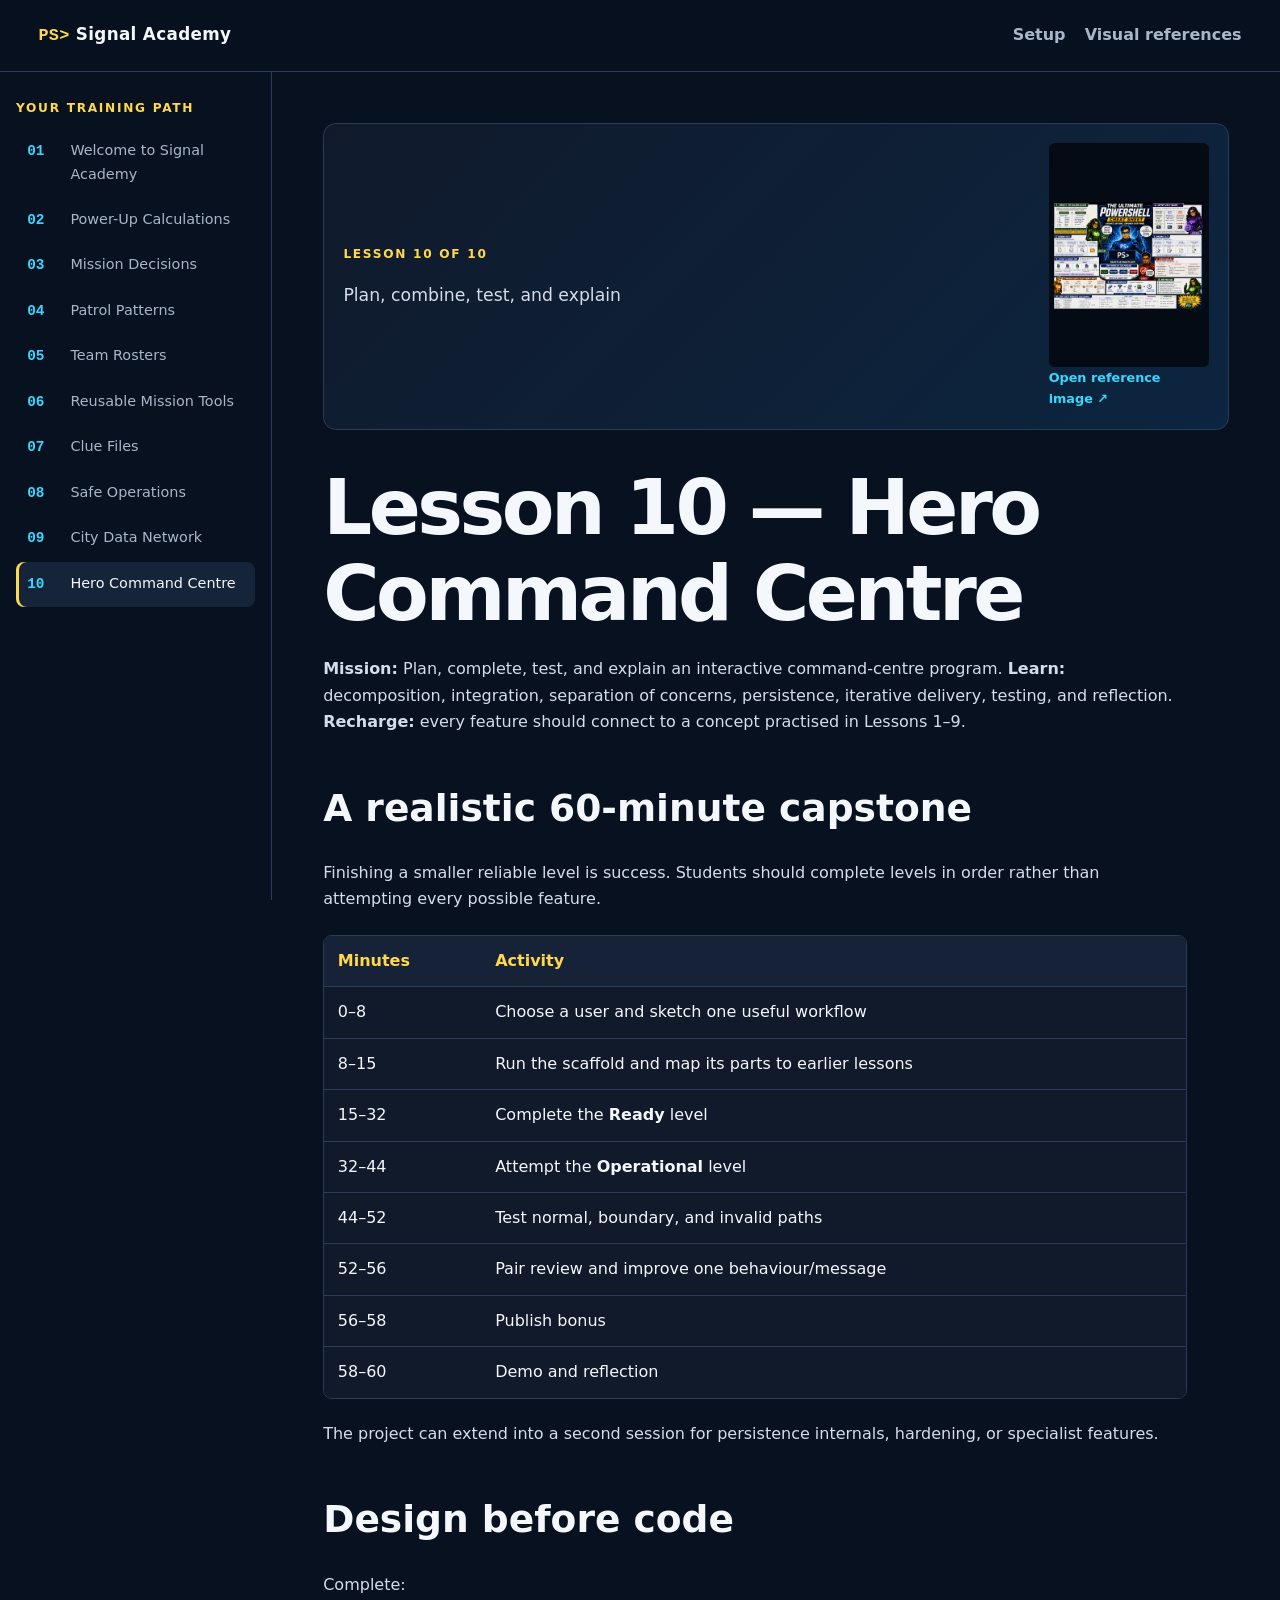
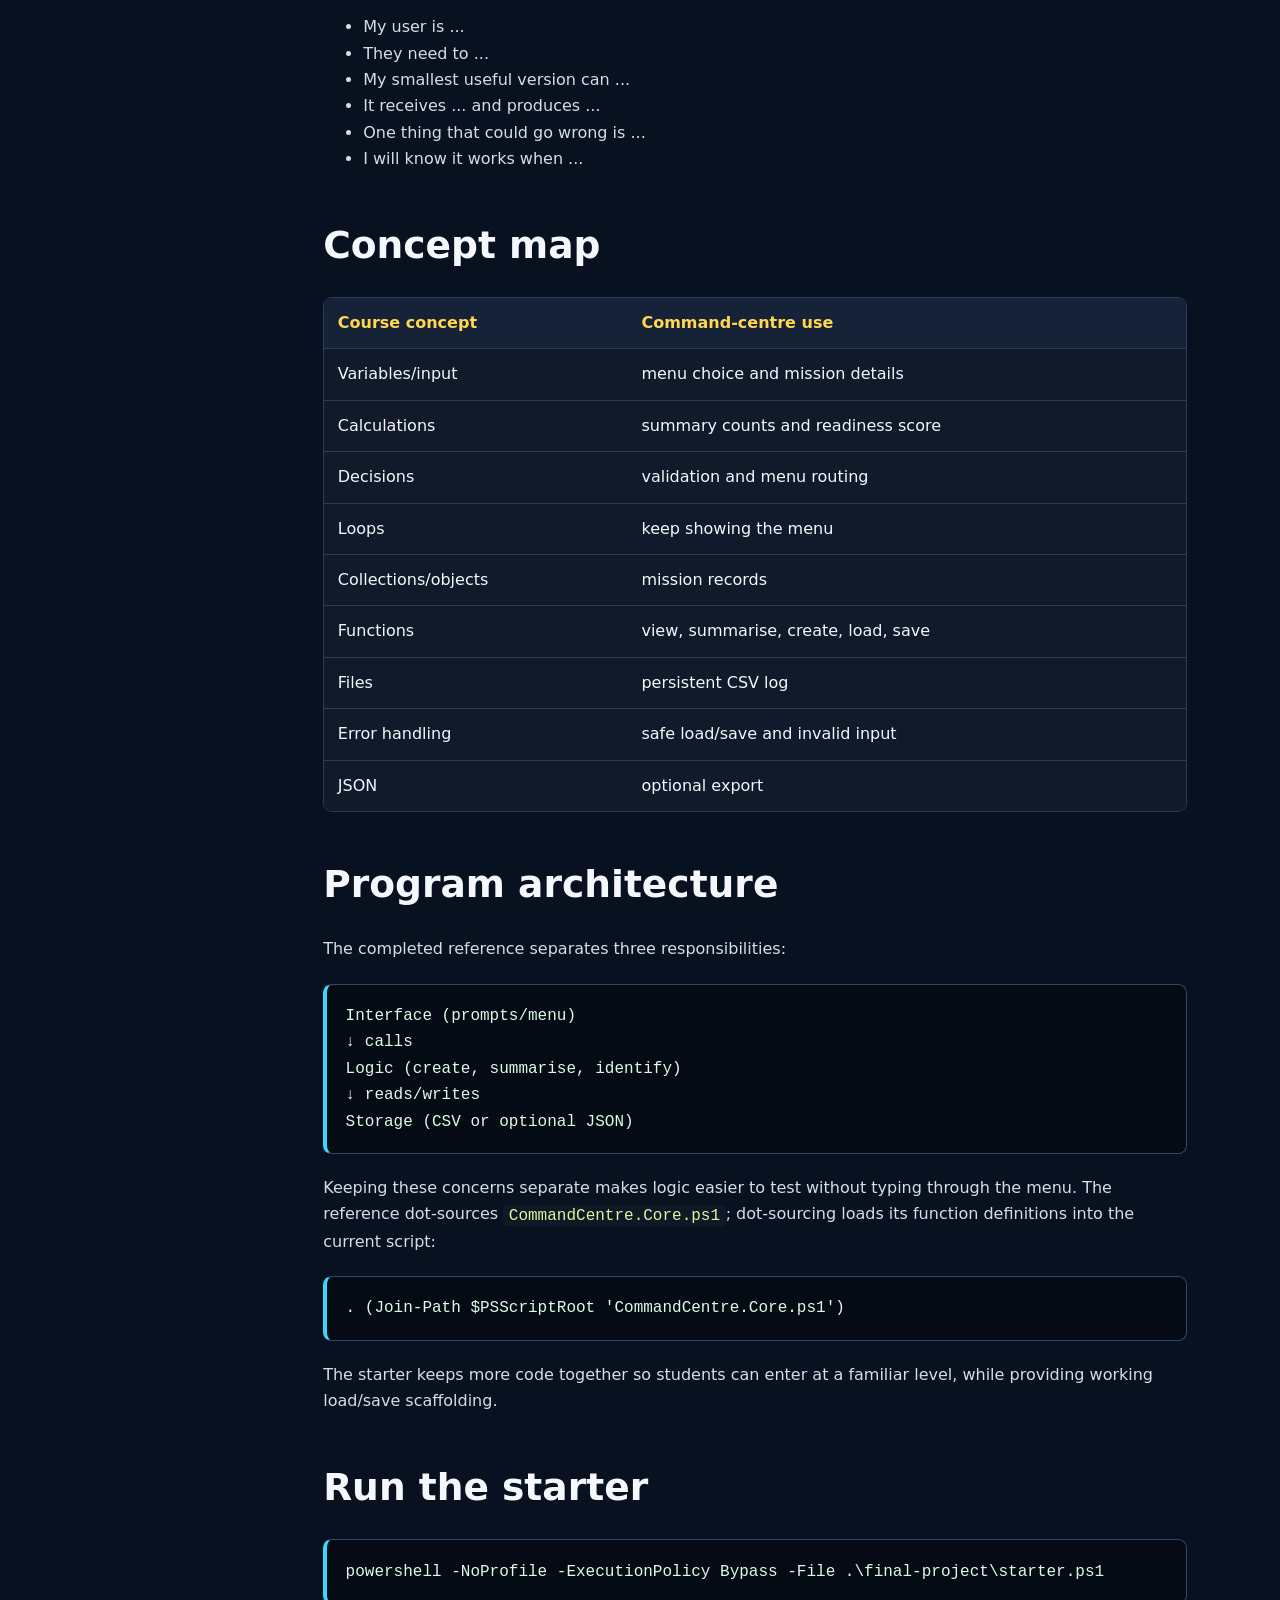
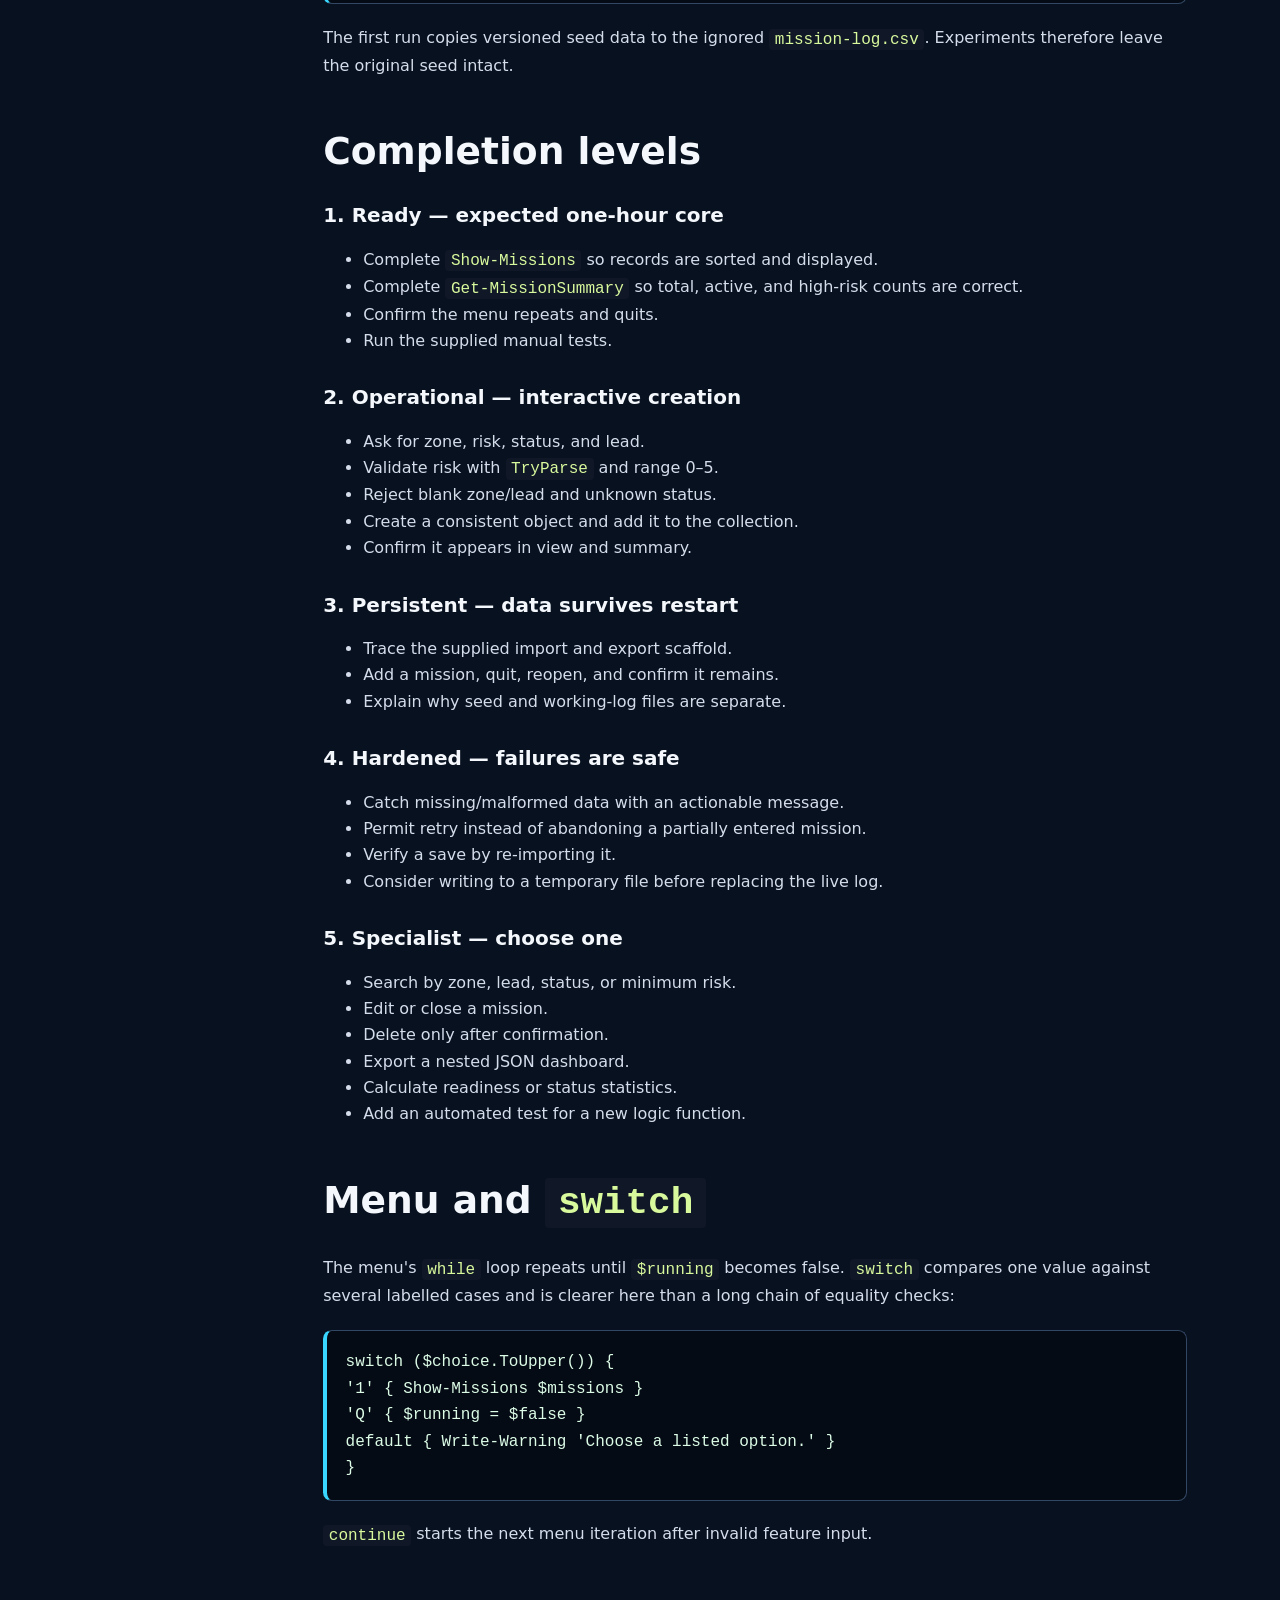
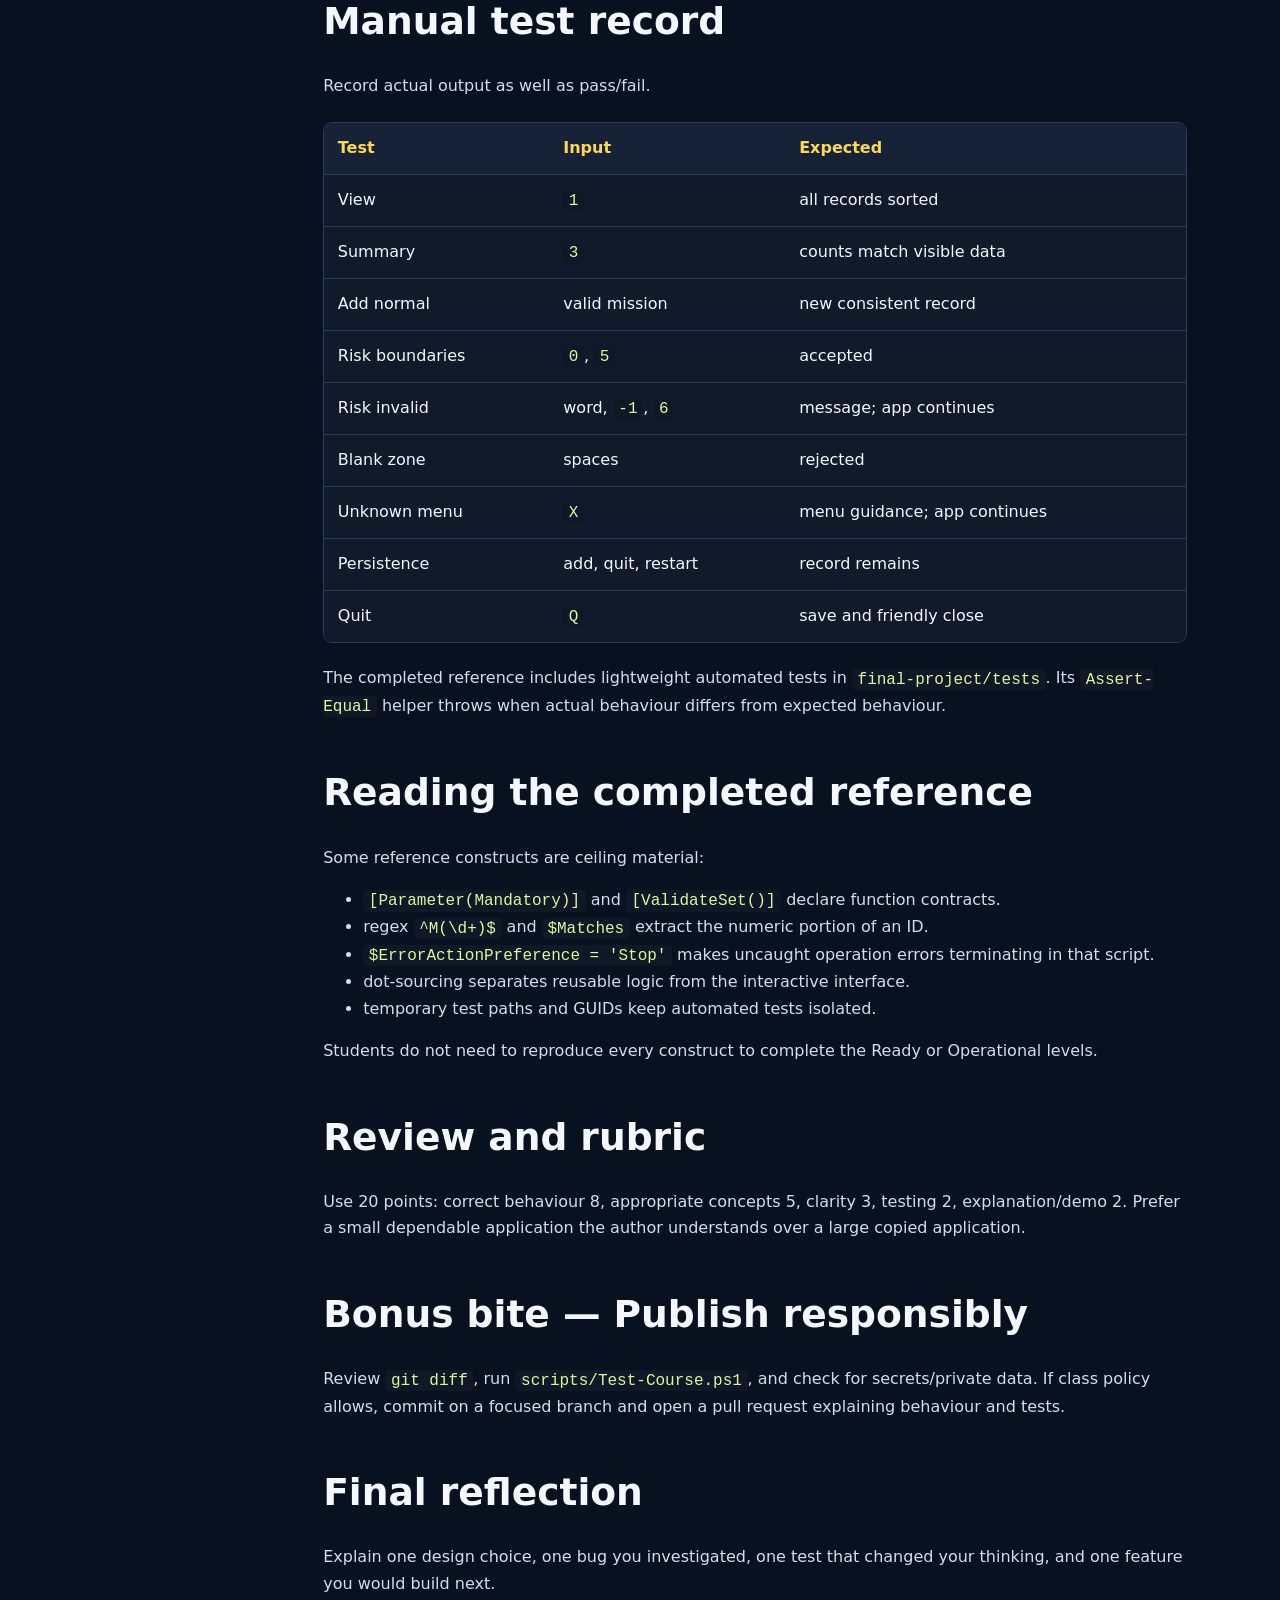
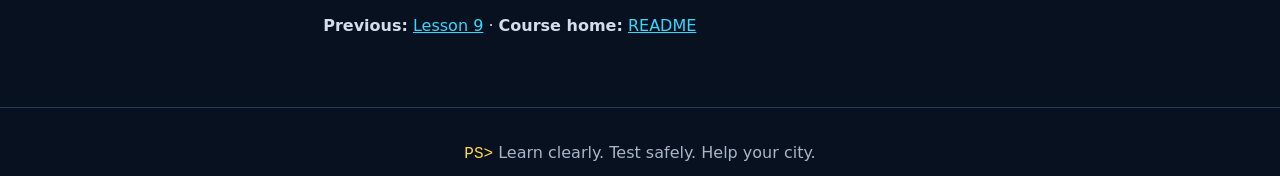
<file: lessons/10-command-centre/index.html>
﻿<!doctype html>
<html lang="en-NZ">
<head>
  <meta charset="utf-8">
  <meta name="viewport" content="width=device-width, initial-scale=1">
  <meta name="description" content="Plan, combine, test, and explain">
  <title>Hero Command Centre | Signal Academy</title>
  <link rel="stylesheet" href="../../assets/course.css">
</head>
<body>
  <a class="skip-link" href="#lesson-content">Skip to lesson</a>
  <header class="site-header">
    <a class="brand" href="../../index.html"><span>PS&gt;</span> Signal Academy</a>
    <button class="nav-toggle" type="button" aria-expanded="false" aria-controls="course-nav">Lessons</button>
    <nav class="utility-nav" aria-label="Course links">
      <a href="../../setup.html">Setup</a>
      <a href="../../references.html">Visual references</a>
    </nav>
  </header>
  <div class="course-layout">
    <aside class="course-nav" id="course-nav" aria-label="Course lessons">
      <p class="eyebrow">Your training path</p>
      <a href="../../lessons/01-welcome/index.html"><span>01</span>Welcome to Signal Academy</a>
<a href="../../lessons/02-calculations/index.html"><span>02</span>Power-Up Calculations</a>
<a href="../../lessons/03-decisions/index.html"><span>03</span>Mission Decisions</a>
<a href="../../lessons/04-loops/index.html"><span>04</span>Patrol Patterns</a>
<a href="../../lessons/05-collections/index.html"><span>05</span>Team Rosters</a>
<a href="../../lessons/06-functions/index.html"><span>06</span>Reusable Mission Tools</a>
<a href="../../lessons/07-files/index.html"><span>07</span>Clue Files</a>
<a href="../../lessons/08-errors/index.html"><span>08</span>Safe Operations</a>
<a href="../../lessons/09-data/index.html"><span>09</span>City Data Network</a>
<a aria-current="page" class="active" href="../../lessons/10-command-centre/index.html"><span>10</span>Hero Command Centre</a>
    </aside>
    <main id="lesson-content" class="content-shell">
      <section class="lesson-banner">
  <div><p class="eyebrow">Lesson 10 of 10</p><p>Plan, combine, test, and explain</p></div>
  <a href="../../Images/Final%20images/PowerShell-Cheat-Sheet-A1.png"><img src="../../Images/Final%20images/PowerShell-Cheat-Sheet-A1.png" alt="PowerShell reference for Hero Command Centre"><span>Open reference image &nearr;</span></a>
</section>
      <article class="lesson-content">
        <h1 id="lesson-10-hero-command-centre">Lesson 10 — Hero Command Centre</h1>
<p><strong>Mission:</strong> Plan, complete, test, and explain an interactive command-centre program. <strong>Learn:</strong> decomposition, integration, separation of concerns, persistence, iterative delivery, testing, and reflection. <strong>Recharge:</strong> every feature should connect to a concept practised in Lessons 1–9.</p>
<h2 id="a-realistic-60-minute-capstone">A realistic 60-minute capstone</h2>
<p>Finishing a smaller reliable level is success. Students should complete levels in order rather than attempting every possible feature.</p>
<div class="table-wrap"><table><thead><tr>
<th>Minutes</th>
<th>Activity</th>
</tr></thead><tbody>
<tr>
<td>0–8</td>
<td>Choose a user and sketch one useful workflow</td>
</tr>
<tr>
<td>8–15</td>
<td>Run the scaffold and map its parts to earlier lessons</td>
</tr>
<tr>
<td>15–32</td>
<td>Complete the <strong>Ready</strong> level</td>
</tr>
<tr>
<td>32–44</td>
<td>Attempt the <strong>Operational</strong> level</td>
</tr>
<tr>
<td>44–52</td>
<td>Test normal, boundary, and invalid paths</td>
</tr>
<tr>
<td>52–56</td>
<td>Pair review and improve one behaviour/message</td>
</tr>
<tr>
<td>56–58</td>
<td>Publish bonus</td>
</tr>
<tr>
<td>58–60</td>
<td>Demo and reflection</td>
</tr>
</tbody></table></div>
<p>The project can extend into a second session for persistence internals, hardening, or specialist features.</p>
<h2 id="design-before-code">Design before code</h2>
<p>Complete:</p>
<ul>
<li>My user is ...</li>
<li>They need to ...</li>
<li>My smallest useful version can ...</li>
<li>It receives ... and produces ...</li>
<li>One thing that could go wrong is ...</li>
<li>I will know it works when ...</li>
</ul>
<h2 id="concept-map">Concept map</h2>
<div class="table-wrap"><table><thead><tr>
<th>Course concept</th>
<th>Command-centre use</th>
</tr></thead><tbody>
<tr>
<td>Variables/input</td>
<td>menu choice and mission details</td>
</tr>
<tr>
<td>Calculations</td>
<td>summary counts and readiness score</td>
</tr>
<tr>
<td>Decisions</td>
<td>validation and menu routing</td>
</tr>
<tr>
<td>Loops</td>
<td>keep showing the menu</td>
</tr>
<tr>
<td>Collections/objects</td>
<td>mission records</td>
</tr>
<tr>
<td>Functions</td>
<td>view, summarise, create, load, save</td>
</tr>
<tr>
<td>Files</td>
<td>persistent CSV log</td>
</tr>
<tr>
<td>Error handling</td>
<td>safe load/save and invalid input</td>
</tr>
<tr>
<td>JSON</td>
<td>optional export</td>
</tr>
</tbody></table></div>
<h2 id="program-architecture">Program architecture</h2>
<p>The completed reference separates three responsibilities:</p>
<pre><code class="language-text">Interface (prompts/menu)
↓ calls
Logic (create, summarise, identify)
↓ reads/writes
Storage (CSV or optional JSON)</code></pre>
<p>Keeping these concerns separate makes logic easier to test without typing through the menu. The reference dot-sources <code>CommandCentre.Core.ps1</code>; dot-sourcing loads its function definitions into the current script:</p>
<pre><code class="language-powershell">. (Join-Path $PSScriptRoot &#39;CommandCentre.Core.ps1&#39;)</code></pre>
<p>The starter keeps more code together so students can enter at a familiar level, while providing working load/save scaffolding.</p>
<h2 id="run-the-starter">Run the starter</h2>
<pre><code class="language-powershell">powershell -NoProfile -ExecutionPolicy Bypass -File .\final-project\starter.ps1</code></pre>
<p>The first run copies versioned seed data to the ignored <code>mission-log.csv</code>. Experiments therefore leave the original seed intact.</p>
<h2 id="completion-levels">Completion levels</h2>
<h3 id="1-ready-expected-one-hour-core">1. Ready — expected one-hour core</h3>
<ul>
<li>Complete <code>Show-Missions</code> so records are sorted and displayed.</li>
<li>Complete <code>Get-MissionSummary</code> so total, active, and high-risk counts are correct.</li>
<li>Confirm the menu repeats and quits.</li>
<li>Run the supplied manual tests.</li>
</ul>
<h3 id="2-operational-interactive-creation">2. Operational — interactive creation</h3>
<ul>
<li>Ask for zone, risk, status, and lead.</li>
<li>Validate risk with <code>TryParse</code> and range 0–5.</li>
<li>Reject blank zone/lead and unknown status.</li>
<li>Create a consistent object and add it to the collection.</li>
<li>Confirm it appears in view and summary.</li>
</ul>
<h3 id="3-persistent-data-survives-restart">3. Persistent — data survives restart</h3>
<ul>
<li>Trace the supplied import and export scaffold.</li>
<li>Add a mission, quit, reopen, and confirm it remains.</li>
<li>Explain why seed and working-log files are separate.</li>
</ul>
<h3 id="4-hardened-failures-are-safe">4. Hardened — failures are safe</h3>
<ul>
<li>Catch missing/malformed data with an actionable message.</li>
<li>Permit retry instead of abandoning a partially entered mission.</li>
<li>Verify a save by re-importing it.</li>
<li>Consider writing to a temporary file before replacing the live log.</li>
</ul>
<h3 id="5-specialist-choose-one">5. Specialist — choose one</h3>
<ul>
<li>Search by zone, lead, status, or minimum risk.</li>
<li>Edit or close a mission.</li>
<li>Delete only after confirmation.</li>
<li>Export a nested JSON dashboard.</li>
<li>Calculate readiness or status statistics.</li>
<li>Add an automated test for a new logic function.</li>
</ul>
<h2 id="menu-and-switch">Menu and <code>switch</code></h2>
<p>The menu&#39;s <code>while</code> loop repeats until <code>$running</code> becomes false. <code>switch</code> compares one value against several labelled cases and is clearer here than a long chain of equality checks:</p>
<pre><code class="language-powershell">switch ($choice.ToUpper()) {
&#39;1&#39; { Show-Missions $missions }
&#39;Q&#39; { $running = $false }
default { Write-Warning &#39;Choose a listed option.&#39; }
}</code></pre>
<p><code>continue</code> starts the next menu iteration after invalid feature input.</p>
<h2 id="manual-test-record">Manual test record</h2>
<p>Record actual output as well as pass/fail.</p>
<div class="table-wrap"><table><thead><tr>
<th>Test</th>
<th>Input</th>
<th>Expected</th>
</tr></thead><tbody>
<tr>
<td>View</td>
<td><code>1</code></td>
<td>all records sorted</td>
</tr>
<tr>
<td>Summary</td>
<td><code>3</code></td>
<td>counts match visible data</td>
</tr>
<tr>
<td>Add normal</td>
<td>valid mission</td>
<td>new consistent record</td>
</tr>
<tr>
<td>Risk boundaries</td>
<td><code>0</code>, <code>5</code></td>
<td>accepted</td>
</tr>
<tr>
<td>Risk invalid</td>
<td>word, <code>-1</code>, <code>6</code></td>
<td>message; app continues</td>
</tr>
<tr>
<td>Blank zone</td>
<td>spaces</td>
<td>rejected</td>
</tr>
<tr>
<td>Unknown menu</td>
<td><code>X</code></td>
<td>menu guidance; app continues</td>
</tr>
<tr>
<td>Persistence</td>
<td>add, quit, restart</td>
<td>record remains</td>
</tr>
<tr>
<td>Quit</td>
<td><code>Q</code></td>
<td>save and friendly close</td>
</tr>
</tbody></table></div>
<p>The completed reference includes lightweight automated tests in <code>final-project/tests</code>. Its <code>Assert-Equal</code> helper throws when actual behaviour differs from expected behaviour.</p>
<h2 id="reading-the-completed-reference">Reading the completed reference</h2>
<p>Some reference constructs are ceiling material:</p>
<ul>
<li><code>[Parameter(Mandatory)]</code> and <code>[ValidateSet()]</code> declare function contracts.</li>
<li>regex <code>^M(\d+)$</code> and <code>$Matches</code> extract the numeric portion of an ID.</li>
<li><code>$ErrorActionPreference = &#39;Stop&#39;</code> makes uncaught operation errors terminating in that script.</li>
<li>dot-sourcing separates reusable logic from the interactive interface.</li>
<li>temporary test paths and GUIDs keep automated tests isolated.</li>
</ul>
<p>Students do not need to reproduce every construct to complete the Ready or Operational levels.</p>
<h2 id="review-and-rubric">Review and rubric</h2>
<p>Use 20 points: correct behaviour 8, appropriate concepts 5, clarity 3, testing 2, explanation/demo 2. Prefer a small dependable application the author understands over a large copied application.</p>
<h2 id="bonus-bite-publish-responsibly">Bonus bite — Publish responsibly</h2>
<p>Review <code>git diff</code>, run <code>scripts/Test-Course.ps1</code>, and check for secrets/private data. If class policy allows, commit on a focused branch and open a pull request explaining behaviour and tests.</p>
<h2 id="final-reflection">Final reflection</h2>
<p>Explain one design choice, one bug you investigated, one test that changed your thinking, and one feature you would build next.</p>
<p><strong>Previous:</strong> <a href="../09-data/index.html">Lesson 9</a> &#183; <strong>Course home:</strong> <a href="../../index.html">README</a></p>
      </article>
    </main>
  </div>
  <footer><span>PS&gt;</span> Learn clearly. Test safely. Help your city.</footer>
  <script src="../../assets/course.js"></script>
</body>
</html>
</file>
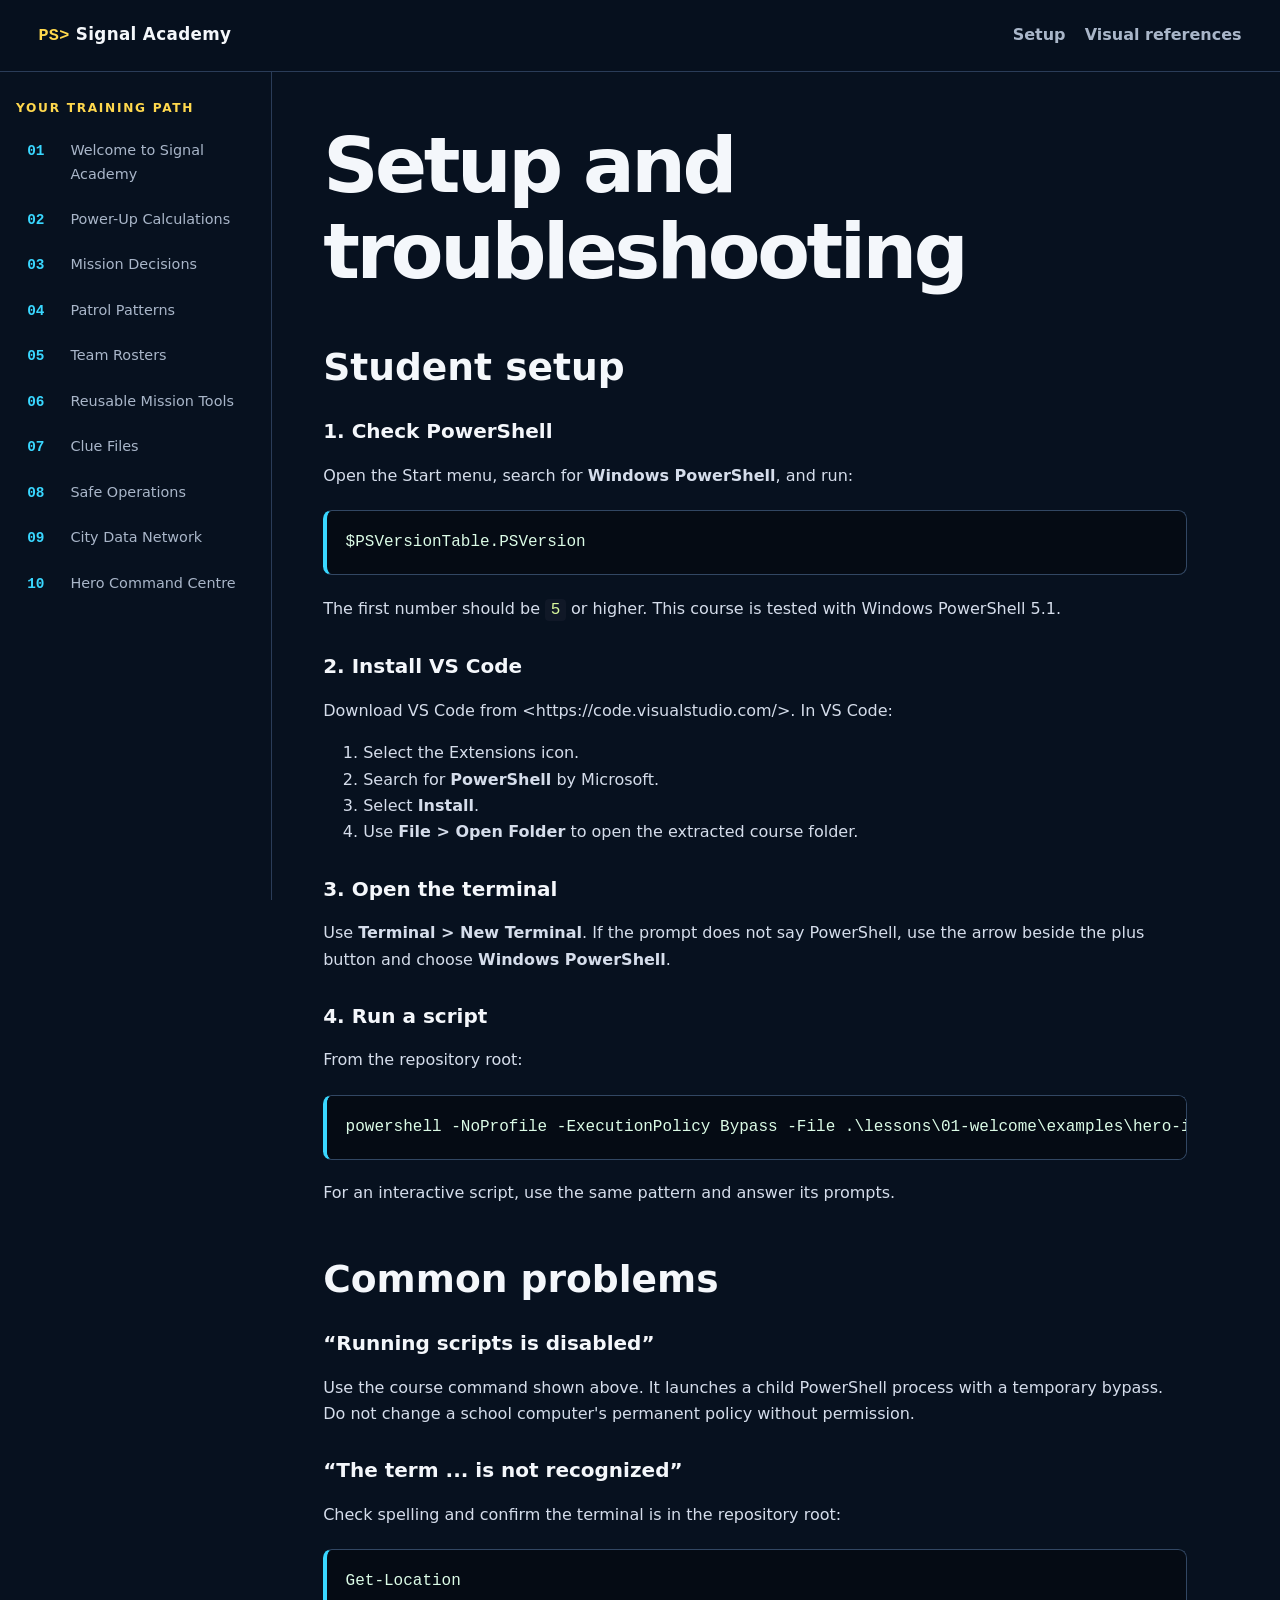
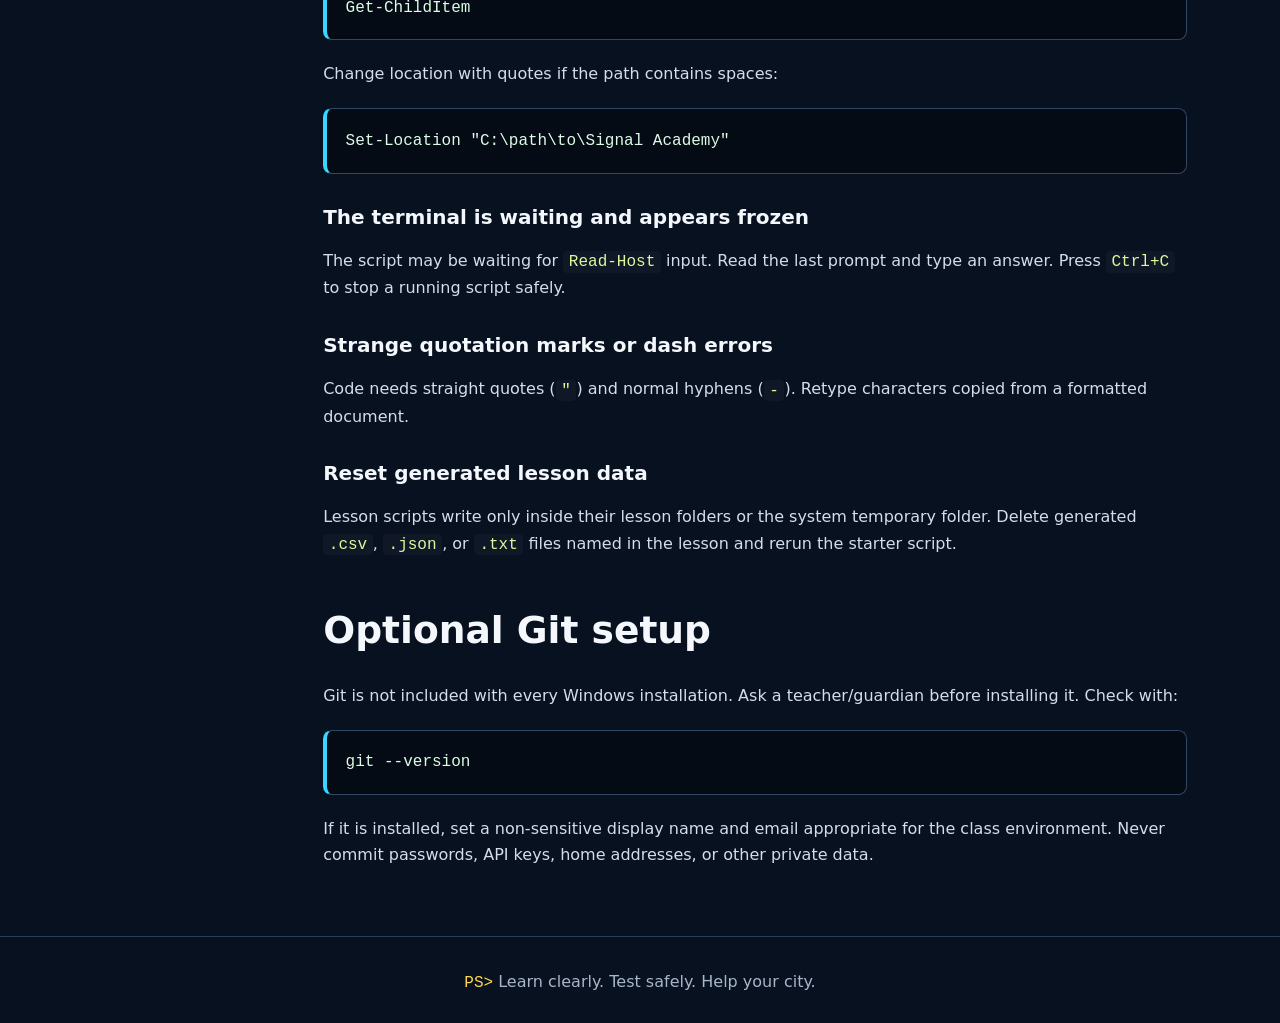
<file: setup.html>
﻿<!doctype html>
<html lang="en-NZ">
<head>
  <meta charset="utf-8">
  <meta name="viewport" content="width=device-width, initial-scale=1">
  <meta name="description" content="Prepare Windows and VS Code for Signal Academy.">
  <title>Setup and troubleshooting | Signal Academy</title>
  <link rel="stylesheet" href="assets/course.css">
</head>
<body>
  <a class="skip-link" href="#lesson-content">Skip to lesson</a>
  <header class="site-header">
    <a class="brand" href="index.html"><span>PS&gt;</span> Signal Academy</a>
    <button class="nav-toggle" type="button" aria-expanded="false" aria-controls="course-nav">Lessons</button>
    <nav class="utility-nav" aria-label="Course links">
      <a href="setup.html">Setup</a>
      <a href="references.html">Visual references</a>
    </nav>
  </header>
  <div class="course-layout">
    <aside class="course-nav" id="course-nav" aria-label="Course lessons">
      <p class="eyebrow">Your training path</p>
      <a href="lessons/01-welcome/index.html"><span>01</span>Welcome to Signal Academy</a>
<a href="lessons/02-calculations/index.html"><span>02</span>Power-Up Calculations</a>
<a href="lessons/03-decisions/index.html"><span>03</span>Mission Decisions</a>
<a href="lessons/04-loops/index.html"><span>04</span>Patrol Patterns</a>
<a href="lessons/05-collections/index.html"><span>05</span>Team Rosters</a>
<a href="lessons/06-functions/index.html"><span>06</span>Reusable Mission Tools</a>
<a href="lessons/07-files/index.html"><span>07</span>Clue Files</a>
<a href="lessons/08-errors/index.html"><span>08</span>Safe Operations</a>
<a href="lessons/09-data/index.html"><span>09</span>City Data Network</a>
<a href="lessons/10-command-centre/index.html"><span>10</span>Hero Command Centre</a>
    </aside>
    <main id="lesson-content" class="content-shell">
      
      <article class="lesson-content">
        <h1 id="setup-and-troubleshooting">Setup and troubleshooting</h1>
<h2 id="student-setup">Student setup</h2>
<h3 id="1-check-powershell">1. Check PowerShell</h3>
<p>Open the Start menu, search for <strong>Windows PowerShell</strong>, and run:</p>
<pre><code class="language-powershell">$PSVersionTable.PSVersion</code></pre>
<p>The first number should be <code>5</code> or higher. This course is tested with Windows PowerShell 5.1.</p>
<h3 id="2-install-vs-code">2. Install VS Code</h3>
<p>Download VS Code from &lt;https://code.visualstudio.com/&gt;. In VS Code:</p>
<ol>
<li>Select the Extensions icon.</li>
<li>Search for <strong>PowerShell</strong> by Microsoft.</li>
<li>Select <strong>Install</strong>.</li>
<li>Use <strong>File &gt; Open Folder</strong> to open the extracted course folder.</li>
</ol>
<h3 id="3-open-the-terminal">3. Open the terminal</h3>
<p>Use <strong>Terminal &gt; New Terminal</strong>. If the prompt does not say PowerShell, use the arrow beside the plus button and choose <strong>Windows PowerShell</strong>.</p>
<h3 id="4-run-a-script">4. Run a script</h3>
<p>From the repository root:</p>
<pre><code class="language-powershell">powershell -NoProfile -ExecutionPolicy Bypass -File .\lessons\01-welcome\examples\hero-id.ps1</code></pre>
<p>For an interactive script, use the same pattern and answer its prompts.</p>
<h2 id="common-problems">Common problems</h2>
<h3 id="running-scripts-is-disabled">“Running scripts is disabled”</h3>
<p>Use the course command shown above. It launches a child PowerShell process with a temporary bypass. Do not change a school computer&#39;s permanent policy without permission.</p>
<h3 id="the-term-is-not-recognized">“The term ... is not recognized”</h3>
<p>Check spelling and confirm the terminal is in the repository root:</p>
<pre><code class="language-powershell">Get-Location
Get-ChildItem</code></pre>
<p>Change location with quotes if the path contains spaces:</p>
<pre><code class="language-powershell">Set-Location &quot;C:\path\to\Signal Academy&quot;</code></pre>
<h3 id="the-terminal-is-waiting-and-appears-frozen">The terminal is waiting and appears frozen</h3>
<p>The script may be waiting for <code>Read-Host</code> input. Read the last prompt and type an answer. Press <code>Ctrl+C</code> to stop a running script safely.</p>
<h3 id="strange-quotation-marks-or-dash-errors">Strange quotation marks or dash errors</h3>
<p>Code needs straight quotes (<code>&quot;</code>) and normal hyphens (<code>-</code>). Retype characters copied from a formatted document.</p>
<h3 id="reset-generated-lesson-data">Reset generated lesson data</h3>
<p>Lesson scripts write only inside their lesson folders or the system temporary folder. Delete generated <code>.csv</code>, <code>.json</code>, or <code>.txt</code> files named in the lesson and rerun the starter script.</p>
<h2 id="optional-git-setup">Optional Git setup</h2>
<p>Git is not included with every Windows installation. Ask a teacher/guardian before installing it. Check with:</p>
<pre><code class="language-powershell">git --version</code></pre>
<p>If it is installed, set a non-sensitive display name and email appropriate for the class environment. Never commit passwords, API keys, home addresses, or other private data.</p>
      </article>
    </main>
  </div>
  <footer><span>PS&gt;</span> Learn clearly. Test safely. Help your city.</footer>
  <script src="assets/course.js"></script>
</body>
</html>
</file>
<file: assets/course.css>
:root {
  color-scheme: dark;
  --ink: #f4f7fb;
  --muted: #a9b6c9;
  --panel: #101a2b;
  --panel-soft: #16243a;
  --line: #2a3c58;
  --navy: #07111f;
  --cyan: #39d7ff;
  --yellow: #ffd84d;
  --green: #7ee787;
  --red: #ff7b72;
  --max: 78rem;
  font-family: Inter, ui-sans-serif, system-ui, -apple-system, BlinkMacSystemFont, "Segoe UI", sans-serif;
}

* { box-sizing: border-box; }
html { scroll-behavior: smooth; }
body { margin: 0; background: var(--navy); color: var(--ink); line-height: 1.65; }
a { color: var(--cyan); }
img { display: block; max-width: 100%; }
.skip-link { position: fixed; left: 1rem; top: -5rem; z-index: 20; padding: .7rem 1rem; background: var(--yellow); color: #111; font-weight: 800; }
.skip-link:focus { top: 1rem; }

.site-header {
  position: sticky; top: 0; z-index: 10; min-height: 4.5rem; padding: .8rem clamp(1rem, 3vw, 2.5rem);
  display: flex; align-items: center; gap: 1rem; border-bottom: 1px solid var(--line);
  background: rgba(7, 17, 31, .96); backdrop-filter: blur(12px);
}
.brand { color: var(--ink); text-decoration: none; font-weight: 900; letter-spacing: .02em; font-size: 1.05rem; }
.brand span, footer span { color: var(--yellow); font-family: Consolas, monospace; }
.utility-nav { margin-left: auto; display: flex; gap: 1.2rem; }
.utility-nav a { color: var(--muted); text-decoration: none; font-weight: 700; }
.utility-nav a:hover { color: var(--ink); }
.nav-toggle { display: none; margin-left: auto; padding: .55rem .75rem; color: var(--ink); background: var(--panel); border: 1px solid var(--line); border-radius: .45rem; font: inherit; font-weight: 800; }

.course-layout { display: grid; grid-template-columns: 17rem minmax(0, 1fr); min-height: calc(100vh - 4.5rem); }
.course-nav { position: sticky; top: 4.5rem; align-self: start; height: calc(100vh - 4.5rem); overflow-y: auto; padding: 1.6rem 1rem; border-right: 1px solid var(--line); }
.course-nav > a { display: grid; grid-template-columns: 2.2rem 1fr; gap: .5rem; align-items: baseline; padding: .65rem .7rem; color: var(--muted); text-decoration: none; border-radius: .5rem; font-size: .9rem; }
.course-nav > a span { color: var(--cyan); font-family: Consolas, monospace; font-weight: 800; }
.course-nav > a:hover, .course-nav > a.active { color: var(--ink); background: var(--panel-soft); }
.course-nav > a.active { box-shadow: inset 3px 0 var(--yellow); }
.eyebrow { margin: 0 0 .7rem; color: var(--yellow); font-size: .76rem; font-weight: 900; letter-spacing: .14em; text-transform: uppercase; }

.content-shell { width: min(100%, var(--max)); margin: 0 auto; padding: clamp(1.4rem, 4vw, 4rem); }
.lesson-content { max-width: 54rem; }
.lesson-content > h1:first-child { margin-top: 0; }
h1, h2, h3 { line-height: 1.12; text-wrap: balance; }
h1 { margin: 1rem 0 1.2rem; font-size: clamp(2.3rem, 6vw, 4.8rem); letter-spacing: -.045em; }
h2 { margin-top: 3.2rem; font-size: clamp(1.55rem, 3vw, 2.35rem); }
h3 { margin-top: 2rem; font-size: 1.25rem; }
p, li { color: #d5ddeb; }
.lede { max-width: 46rem; color: #dce5f3; font-size: clamp(1.05rem, 2vw, 1.3rem); }
code { padding: .1em .35em; color: #d9f99d; background: #101827; border-radius: .25rem; font-family: Consolas, "Cascadia Code", monospace; }
pre { margin: 1.3rem 0; padding: 1.15rem; overflow-x: auto; border: 1px solid #324763; border-left: 4px solid var(--cyan); border-radius: .55rem; background: #050b14; }
pre code { padding: 0; color: #dcfce7; background: none; }
.table-wrap { overflow-x: auto; margin: 1.4rem 0; border: 1px solid var(--line); border-radius: .55rem; }
table { width: 100%; border-collapse: collapse; background: var(--panel); }
th, td { padding: .75rem .85rem; text-align: left; border-bottom: 1px solid var(--line); vertical-align: top; }
th { color: var(--yellow); background: #152238; }
tr:last-child td { border-bottom: 0; }

.lesson-banner { display: grid; grid-template-columns: 1fr 10rem; gap: 1.4rem; align-items: center; margin-bottom: 2.2rem; padding: 1.2rem; border: 1px solid var(--line); border-radius: .8rem; background: linear-gradient(135deg, var(--panel), #0c2540); }
.lesson-banner p:last-child { margin-bottom: 0; font-size: 1.08rem; }
.lesson-banner a { text-decoration: none; font-size: .8rem; font-weight: 800; }
.lesson-banner img { width: 100%; height: 14rem; padding: .3rem; object-fit: contain; object-position: center; border-radius: .35rem; background: #050b14; }

.hero { display: grid; grid-template-columns: minmax(0, 1.15fr) minmax(18rem, .85fr); gap: clamp(2rem, 5vw, 5rem); align-items: center; padding: 2rem 0 5rem; }
.hero h1 { font-size: clamp(3.2rem, 8vw, 7rem); }
.hero-reference { color: var(--ink); text-decoration: none; font-weight: 800; }
.hero-reference img { aspect-ratio: 4 / 3; object-fit: cover; border: 1px solid var(--line); border-radius: .8rem; box-shadow: 0 2rem 5rem rgba(0,0,0,.35); }
.hero-reference span { display: block; margin-top: .7rem; }
.hero-actions { display: flex; flex-wrap: wrap; gap: .8rem; margin-top: 1.8rem; }
.button { display: inline-block; padding: .8rem 1.05rem; border-radius: .45rem; text-decoration: none; font-weight: 900; }
.button.primary { color: #04101b; background: var(--yellow); }
.button.secondary { color: var(--ink); border: 1px solid var(--line); background: var(--panel); }
.start-here { margin: 0 0 5rem; padding: clamp(1.4rem, 3vw, 2.4rem); border: 1px solid var(--line); border-radius: .9rem; background: var(--panel); }
.steps { display: grid; grid-template-columns: repeat(3, 1fr); gap: 1rem; }
.steps > div { padding: 1.1rem; border-top: 3px solid var(--cyan); background: #0b1422; }
.steps strong { color: var(--yellow); font: 900 1.5rem Consolas, monospace; }
.steps h3 { margin: .5rem 0; }
.lesson-grid { display: grid; grid-template-columns: repeat(2, minmax(0, 1fr)); gap: 1rem; }
.lesson-card { position: relative; min-height: 14rem; padding: 1.35rem; color: var(--ink); text-decoration: none; border: 1px solid var(--line); border-radius: .75rem; background: var(--panel); transition: transform .18s ease, border-color .18s ease; }
.lesson-card:hover { transform: translateY(-3px); border-color: var(--cyan); }
.lesson-card h2 { margin: 1.5rem 0 .5rem; font-size: 1.45rem; }
.lesson-number { color: var(--cyan); font: 900 1rem Consolas, monospace; }
.card-action { position: absolute; left: 1.35rem; bottom: 1.1rem; color: var(--yellow); font-weight: 900; }
.reference-grid { display: grid; grid-template-columns: repeat(3, minmax(0, 1fr)); gap: 1rem; }
.reference-card { padding: .75rem; color: var(--ink); text-decoration: none; border: 1px solid var(--line); border-radius: .65rem; background: var(--panel); font-weight: 800; }
.reference-card img { width: 100%; aspect-ratio: 2 / 3; object-fit: cover; object-position: top; margin-bottom: .65rem; border-radius: .35rem; }
.reference-card.reference-landscape img { aspect-ratio: 4 / 3; }
footer { padding: 2rem; color: var(--muted); text-align: center; border-top: 1px solid var(--line); }

@media (max-width: 900px) {
  .nav-toggle { display: block; }
  .utility-nav { display: none; }
  .course-layout { display: block; }
  .course-nav { display: none; position: fixed; inset: 4.5rem 0 auto 0; z-index: 9; height: calc(100vh - 4.5rem); background: var(--navy); border-right: 0; }
  .course-nav.open { display: block; }
  .hero { grid-template-columns: 1fr; }
  .hero-reference { max-width: 36rem; }
  .reference-grid { grid-template-columns: repeat(2, minmax(0, 1fr)); }
}

@media (max-width: 620px) {
  .content-shell { padding: 1.2rem; }
  .lesson-grid, .steps, .reference-grid { grid-template-columns: 1fr; }
  .lesson-banner { grid-template-columns: 1fr; }
  .lesson-banner a { max-width: 16rem; }
  .lesson-banner img { height: 20rem; }
  h1 { font-size: 2.5rem; }
}

@media (prefers-reduced-motion: reduce) {
  * { scroll-behavior: auto !important; transition: none !important; }
}
</file>
